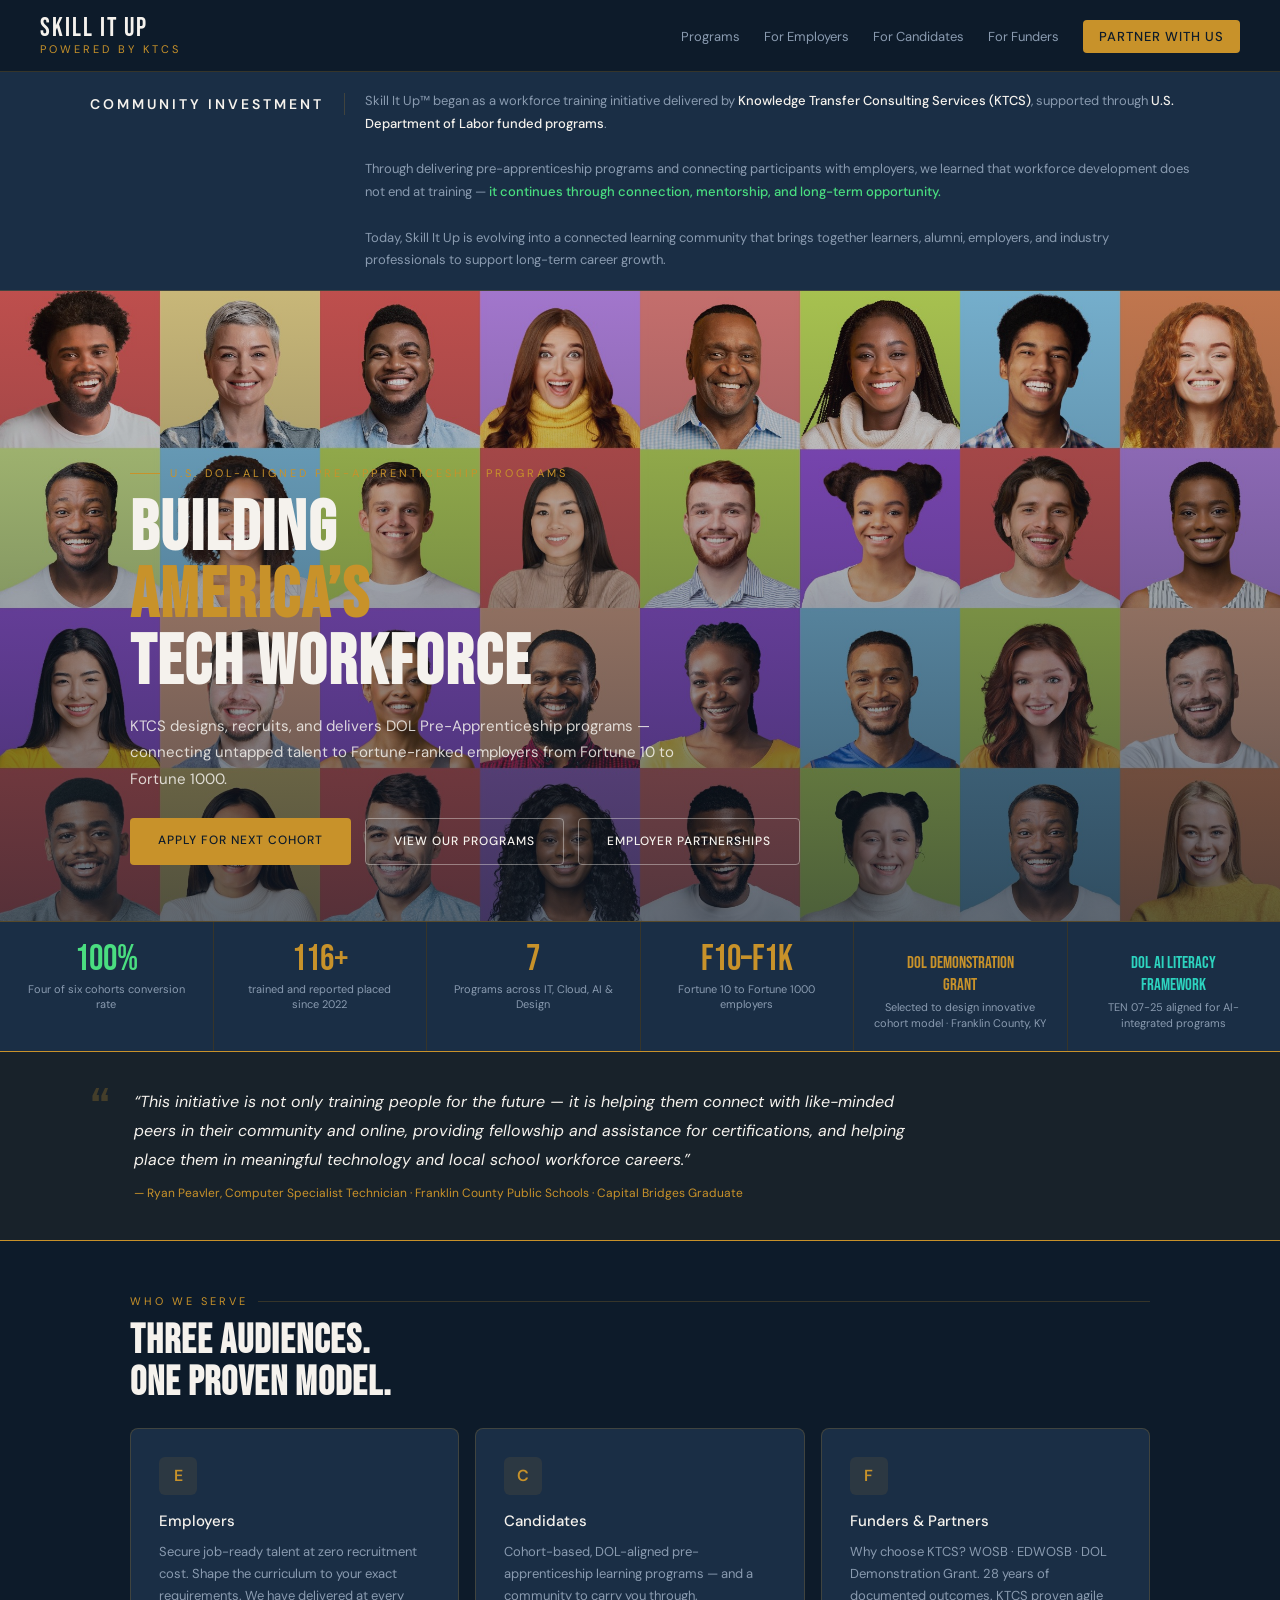
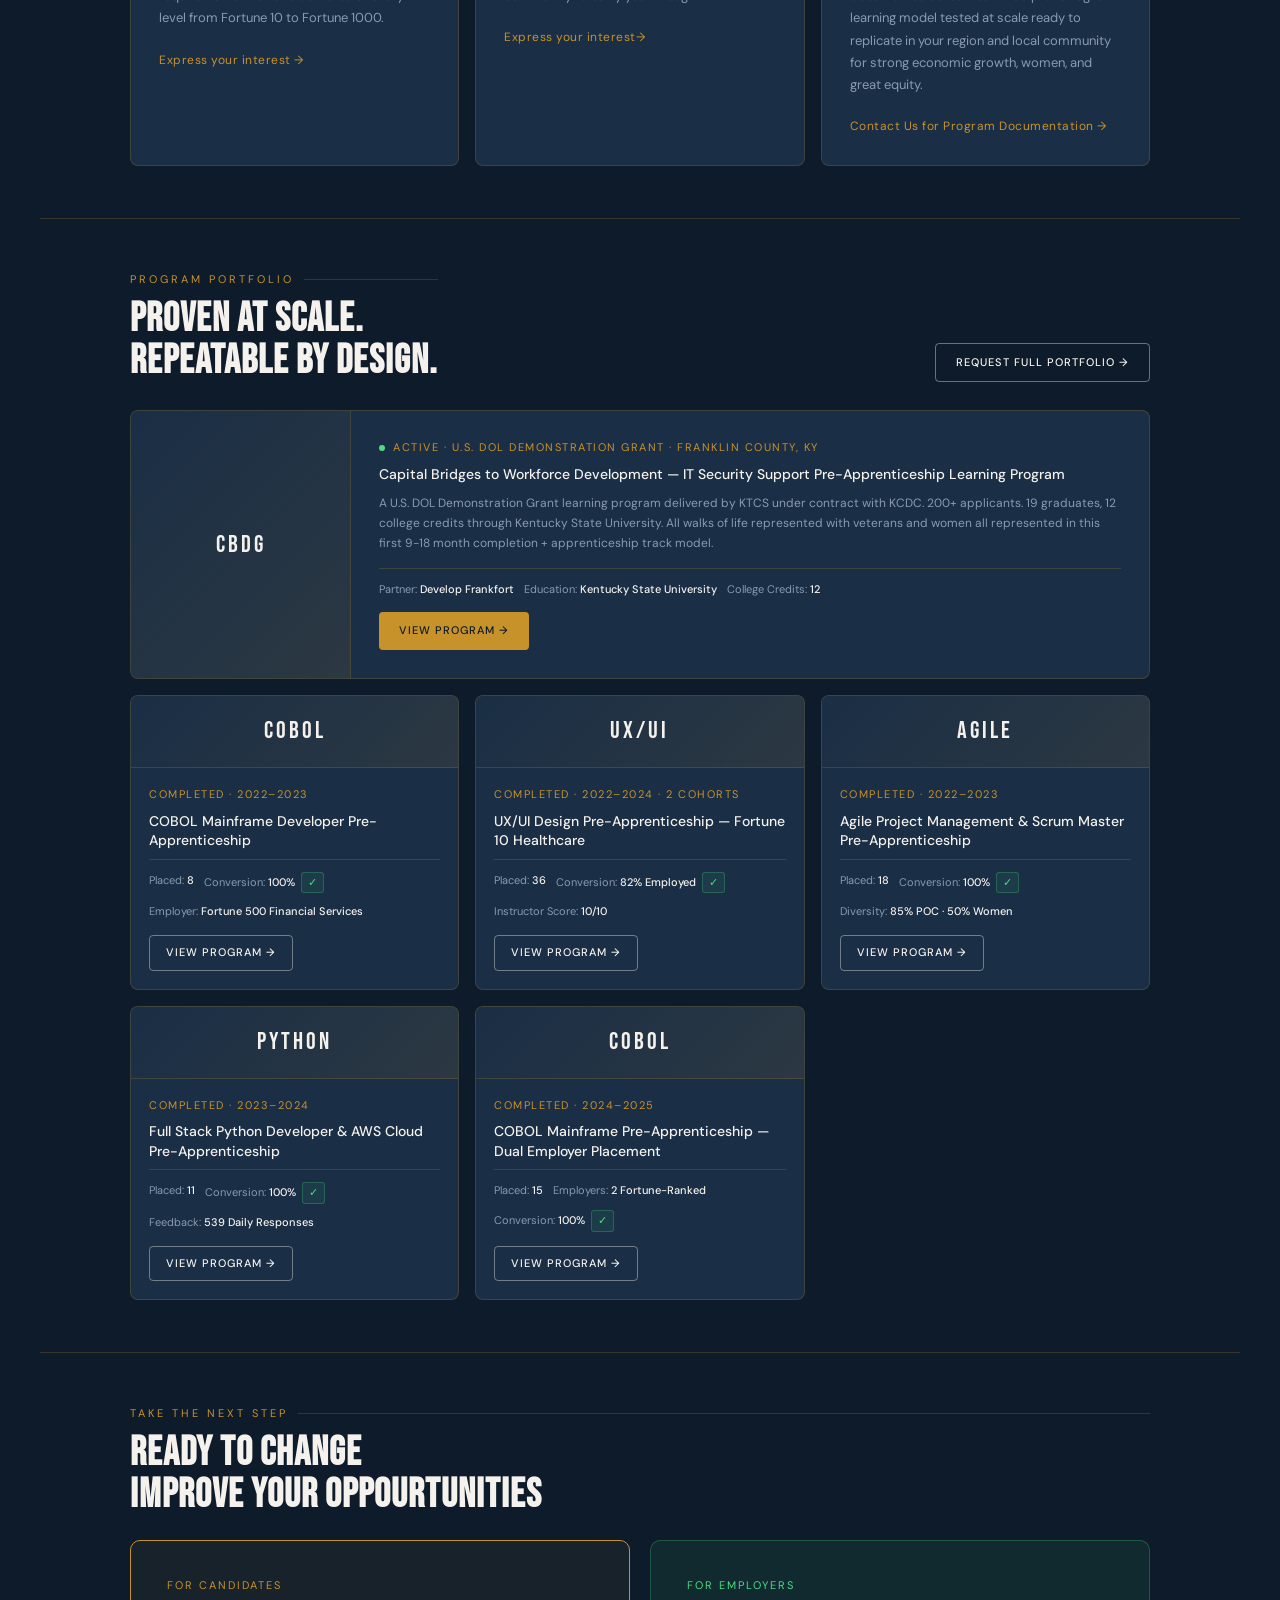
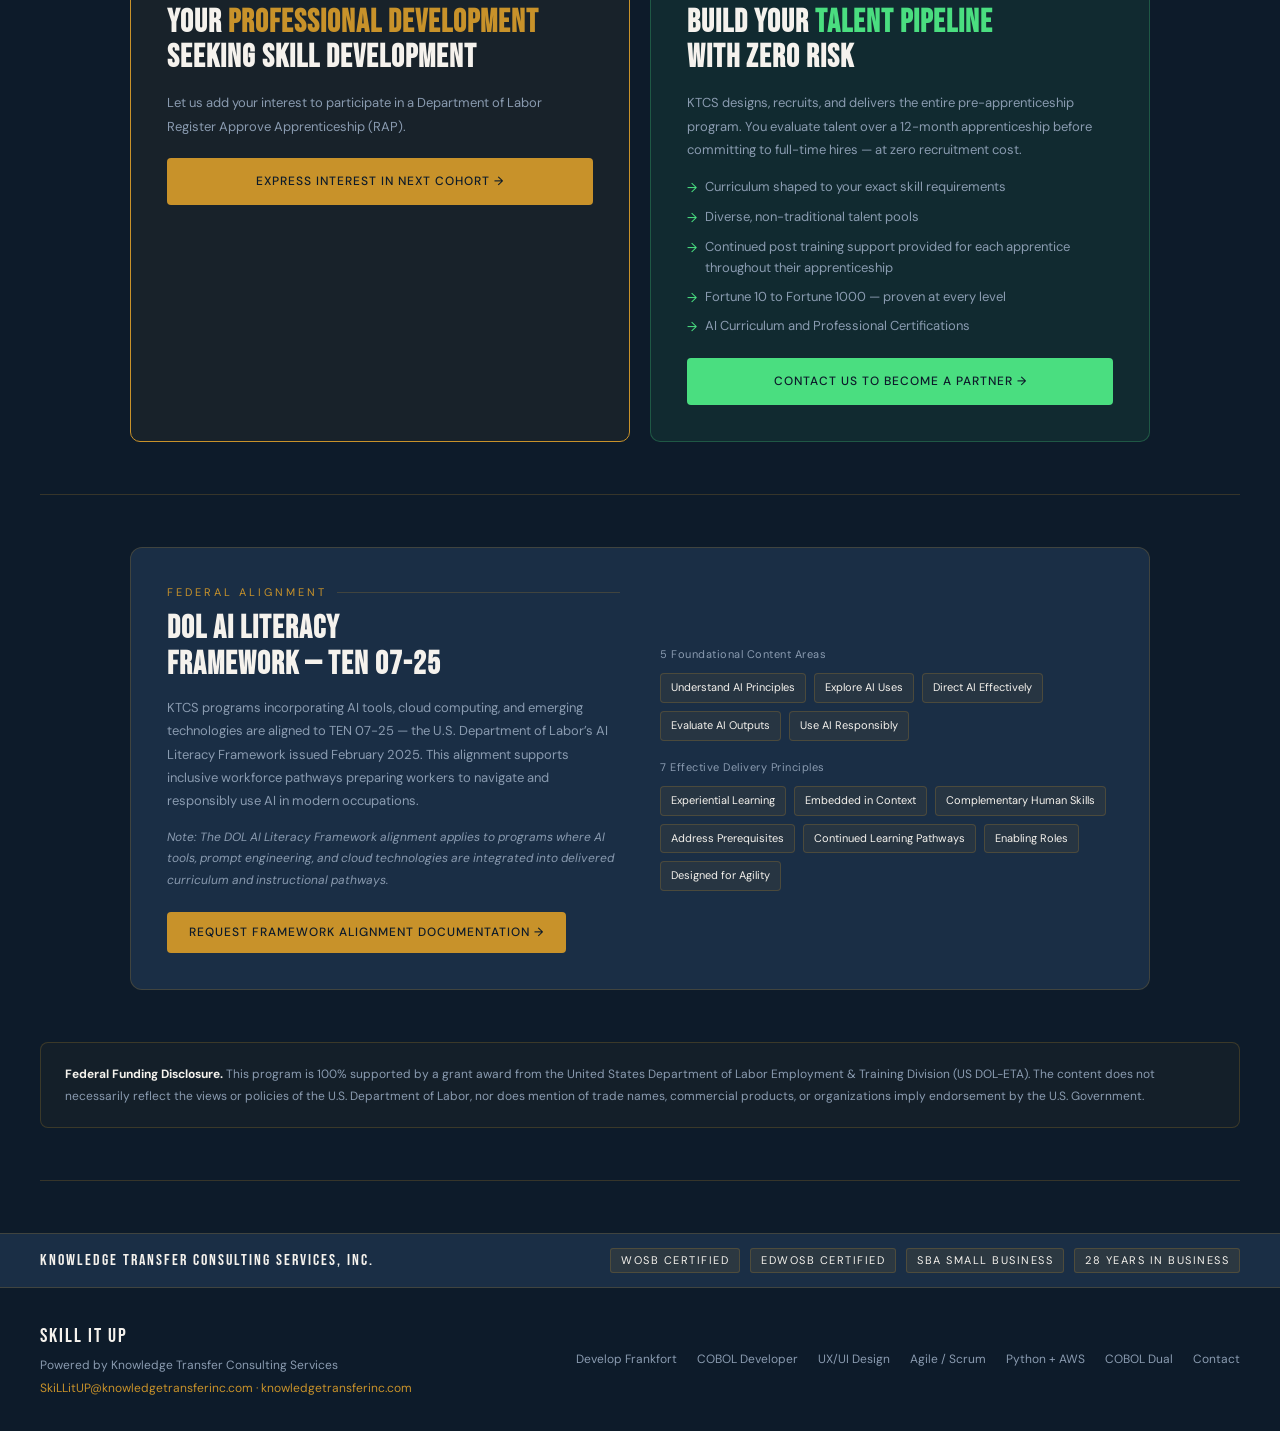
<file: index.html>
<!DOCTYPE html>
<html lang="en">
<head>
<meta charset="UTF-8">
<meta name="viewport" content="width=device-width, initial-scale=1.0">
<title>Skill It Up — KTCS Pre-Apprenticeship & Workforce Development Programs</title>
<meta name="description" content="KTCS designs and delivers DOL Pre-Apprenticeship programs connecting diverse talent to Fortune-ranked employers. WOSB, EDWOSB, DOL Demonstration Grant">
<meta name="keywords" content="pre-apprenticeship, workforce development, DOL apprenticeship, IT training, COBOL, UX UI design, Python, Agile, WOSB, EDWOSB, KTCS, community investment">
<link rel="canonical" href="https://skillitup.org/">
<link rel="manifest" href="manifest.webmanifest">
<meta property="og:type" content="website">
<meta property="og:url" content="https://skillitup.org/">
<meta property="og:title" content="Skill It Up — KTCS Pre-Apprenticeship & Workforce Development Programs">
<meta property="og:description" content="KTCS designs and delivers DOL Pre-Apprenticeship programs connecting diverse talent to Fortune-ranked employers. WOSB, EDWOSB, DOL Demonstration Grant, 100% conversion in 4 of 6 cohorts.">
<meta property="og:image" content="https://skillitup.org/assets/images/hero-workforce.jpeg">
<meta name="twitter:card" content="summary_large_image">
<meta name="twitter:title" content="Skill It Up — KTCS Pre-Apprenticeship & Workforce Development Programs">
<meta name="twitter:description" content="KTCS designs and delivers DOL Pre-Apprenticeship programs connecting diverse talent to Fortune-ranked employers. 100% conversion rate.">
<link rel="preconnect" href="https://fonts.googleapis.com">
<link rel="preconnect" href="https://fonts.gstatic.com" crossorigin>
<link href="https://fonts.googleapis.com/css2?family=Bebas+Neue&family=DM+Sans:wght@300;400;500&display=swap" rel="stylesheet">
<link rel="stylesheet" href="styles.css">
<script type="application/ld+json">
{
  "@context": "https://schema.org",
  "@type": "Organization",
  "name": "Knowledge Transfer Consulting Services",
  "alternateName": "KTCS",
  "url": "https://skillitup.org",
  "logo": "https://skillitup.org/assets/icon-512.png",
  "description": "KTCS designs and delivers DOL Pre-Apprenticeship programs connecting diverse talent to Fortune-ranked employers.",
  "address": {
    "@type": "PostalAddress",
    "addressLocality": "Eagan",
    "addressRegion": "MN",
    "postalCode": "55121",
    "addressCountry": "US"
  },
  "contactPoint": {
    "@type": "ContactPoint",
    "email": "SkiLLitUP@knowledgetransferinc.com",
    "contactType": "customer service"
  },
  "sameAs": ["https://knowledgetransferinc.com"]
}
</script>
</head>
<body>

<nav class="nav">
  <a href="index.html" class="brand">
    <span class="brand-main">Skill It Up</span>
    <span class="brand-sub">Powered by KTCS</span>
  </a>
  <ul class="nav-links">
    <li><a href="#programs">Programs</a></li>
    <li><a href="#employers">For Employers</a></li>
    <li><a href="#candidates">For Candidates</a></li>
    <li><a href="#funders">For Funders</a></li>
    <li><a href="mailto:SkiLLitUP@knowledgetransferinc.com" class="nav-cta">Partner With Us</a></li>
  </ul>
</nav>

<!-- COMMUNITY INVESTMENT BAR -->
<div class="community-bar">
  <div class="community-bar-inner">
    <div class="community-eyebrow">Community Investment</div>
    <div class="community-text">
      Skill It Up™ began as a workforce training initiative delivered by
      <strong>Knowledge Transfer Consulting Services (KTCS)</strong>, supported through
      <strong>U.S. Department of Labor funded programs</strong>.

      <br><br>

      Through delivering pre-apprenticeship programs and connecting participants with employers,
      we learned that workforce development does not end at training —
      <em>it continues through connection, mentorship, and long-term opportunity.</em>

      <br><br>

      Today, Skill It Up is evolving into a connected learning community that brings together learners,
      alumni, employers, and industry professionals to support long-term career growth.
    </div>
  </div>
</div>

<!-- HERO WITH ADOBE STOCK IMAGE -->
<div class="hero">
  <div class="hero-image-wrap">
    <img src="assets/images/hero-workforce.jpeg" alt="Diverse group of technology apprentices — all walks of life, all backgrounds, all ready to build careers" />
    <div class="hero-image-text">
      <div class="hero-eyebrow">U.S. DOL-Aligned Pre-Apprenticeship Programs</div>
      <h1>Building<br><em>America&rsquo;s</em><br>Tech Workforce</h1>
      <p>KTCS designs, recruits, and delivers DOL Pre-Apprenticeship programs — connecting untapped talent to Fortune-ranked employers from Fortune 10 to Fortune 1000.</p>
      <div class="hero-actions">
        <a href="https://forms.microsoft.com/r/vgz6QGDiK4" target="_blank" class="btn-primary">Apply for Next Cohort</a>
        <a href="#programs" class="btn-outline">View Our Programs</a>
        <a href="mailto:SkiLLitUP@knowledgetransferinc.com" class="btn-outline">Employer Partnerships</a>
      </div>
    </div>
  </div>
</div>

<!-- STAT ROW -->
<div class="stat-row">
  <div class="stat-cell green"><div class="stat-num">100%</div><div class="stat-lbl">Four of six cohorts conversion rate</div></div>
  <div class="stat-cell"><div class="stat-num">116+</div><div class="stat-lbl">trained and reported placed since 2022</div></div>
  <div class="stat-cell"><div class="stat-num">7</div><div class="stat-lbl">Programs across IT, Cloud, AI &amp; Design</div></div>
  <div class="stat-cell"><div class="stat-num">F10&ndash;F1K</div><div class="stat-lbl">Fortune 10 to Fortune 1000 employers</div></div>
  <div class="stat-cell demo"><div class="stat-num">DOL Demonstration<br>Grant</div><div class="stat-lbl">Selected to design innovative cohort model · Franklin County, KY</div></div>
  <div class="stat-cell teal"><div class="stat-num">DOL AI Literacy<br>Framework</div><div class="stat-lbl">TEN 07-25 aligned for AI-integrated programs</div></div>
</div>

<!-- RYAN PEAVLER QUOTE -->
<div class="ryan-quote">
  <div class="ryan-inner">
    <div class="ryan-icon">&ldquo;</div>
    <div>
      <div class="ryan-text">&ldquo;This initiative is not only training people for the future &mdash; it is helping them connect with like-minded peers in their community and online, providing fellowship and assistance for certifications, and helping place them in meaningful technology and local school workforce careers.&rdquo;</div>
      <div class="ryan-credit">&mdash; Ryan Peavler, Computer Specialist Technician &middot; Franklin County Public Schools &middot; Capital Bridges Graduate</div>
    </div>
  </div>
</div>

<!-- WHO WE SERVE -->
<section class="section">
  <div class="sec-label">Who We Serve</div>
  <h2 class="sec-h2">Three Audiences.<br>One Proven Model.</h2>
  <div class="audience-grid">
    <div class="audience-card" id="employers">
      <div class="a-icon">E</div>
      <h3>Employers</h3>
      <p>Secure job-ready talent at zero recruitment cost. Shape the curriculum to your exact requirements. We have delivered at every level from Fortune 10 to Fortune 1000.</p>
      <a href="#candidate-signup">Express your interest &rarr;</a>
    </div>
    <div class="audience-card" id="candidates">
      <div class="a-icon">C</div>
      <h3>Candidates</h3>
      <p>Cohort-based, DOL-aligned pre-apprenticeship learning programs &mdash; and a community to carry you through.</p>
      <a href="#candidate-signup">Express your interest&rarr;</a>
    </div>
    <div class="audience-card" id="funders">
      <div class="a-icon">F</div>
      <h3>Funders &amp; Partners</h3>
      <p>Why choose KTCS? WOSB &middot; EDWOSB &middot; DOL Demonstration Grant. 28 years of documented outcomes. KTCS proven agile learning model tested at scale ready to replicate in your region and local community for strong economic growth, women, and great equity.</p>
      <a href="mailto:SkiLLitUP@knowledgetransferinc.com">Contact Us for Program Documentation &rarr;</a>
    </div>
  </div>
</section>

<div class="divider"></div>

<!-- PORTFOLIO -->
<section class="section" id="programs">
  <div class="portfolio-header">
    <div>
      <div class="sec-label">Program Portfolio</div>
      <h2 class="sec-h2" style="margin-bottom:0;">Proven at Scale.<br>Repeatable by Design.</h2>
    </div>
    <a href="mailto:SkiLLitUP@knowledgetransferinc.com" class="btn-outline" style="font-size:11px;padding:10px 20px;">Request Full Portfolio &rarr;</a>
  </div>
  <div class="portfolio-grid">

    <div class="project-card featured">
      <div class="card-label-bar"><span class="prog-abbr">CBDG</span></div>
      <div class="card-body">
        <div class="card-tag"><span class="active-dot"></span>Active &middot; U.S. DOL Demonstration Grant &middot; Franklin County, KY</div>
        <h3>Capital Bridges to Workforce Development &mdash; IT Security Support Pre-Apprenticeship Learning Program</h3>
        <p>A U.S. DOL Demonstration Grant learning program delivered by KTCS under contract with KCDC. 200+ applicants. 19 graduates, 12 college credits through Kentucky State University. All walks of life represented with veterans and women all represented in this first 9-18 month completion + apprenticeship track model.</p>
        <div class="card-meta">
          <span class="mpill">Partner:<strong>Develop Frankfort</strong></span>
          <span class="mpill">Education:<strong>Kentucky State University</strong></span>
          <span class="mpill">College Credits:<strong>12</strong></span>
        </div>
        <div style="margin-top:14px;"><a href="dol-demonstration-grant-capital-bridges.html" class="btn-primary" style="font-size:11px;padding:10px 20px;" aria-label="View Capital Bridges / Develop Frankfort Program">View Program &rarr;</a></div>
      </div>
    </div>

    <div class="project-card">
      <div class="card-label-bar"><span class="prog-abbr">COBOL</span></div>
      <div class="card-body">
        <div class="card-tag">Completed &middot; 2022&ndash;2023</div>
        <h3>COBOL Mainframe Developer Pre-Apprenticeship</h3>
        <div class="card-meta">
          <span class="mpill">Placed:<strong>8</strong></span>
          <span class="mpill">Conversion:<strong>100%</strong><span class="conv">&check;</span></span>
          <span class="mpill">Employer:<strong>Fortune 500 Financial Services</strong></span>
        </div>
        <div style="margin-top:14px;"><a href="cobol-mainframe-developer.html" class="btn-outline" style="font-size:11px;padding:8px 16px;" aria-label="View COBOL Mainframe Developer Program">View Program &rarr;</a></div>
      </div>
    </div>

    <div class="project-card">
      <div class="card-label-bar"><span class="prog-abbr">UX/UI</span></div>
      <div class="card-body">
        <div class="card-tag">Completed &middot; 2022&ndash;2024 &middot; 2 Cohorts</div>
        <h3>UX/UI Design Pre-Apprenticeship &mdash; Fortune 10 Healthcare</h3>
        <div class="card-meta">
          <span class="mpill">Placed:<strong>36</strong></span>
          <span class="mpill">Conversion:<strong>82% Employed</strong><span class="conv">&check;</span></span>
          <span class="mpill">Instructor Score:<strong>10/10</strong></span>
        </div>
        <div style="margin-top:14px;"><a href="uxui-design-healthcare.html" class="btn-outline" style="font-size:11px;padding:8px 16px;" aria-label="View UX/UI Design Healthcare Program">View Program &rarr;</a></div>
      </div>
    </div>

    <div class="project-card">
      <div class="card-label-bar"><span class="prog-abbr">AGILE</span></div>
      <div class="card-body">
        <div class="card-tag">Completed &middot; 2022&ndash;2023</div>
        <h3>Agile Project Management &amp; Scrum Master Pre-Apprenticeship</h3>
        <div class="card-meta">
          <span class="mpill">Placed:<strong>18</strong></span>
          <span class="mpill">Conversion:<strong>100%</strong><span class="conv">&check;</span></span>
          <span class="mpill">Diversity:<strong>85% POC &middot; 50% Women</strong></span>
        </div>
        <div style="margin-top:14px;"><a href="agile-scrum-master.html" class="btn-outline" style="font-size:11px;padding:8px 16px;" aria-label="View Agile / Scrum Master Program">View Program &rarr;</a></div>
      </div>
    </div>

    <div class="project-card">
      <div class="card-label-bar"><span class="prog-abbr">PYTHON</span></div>
      <div class="card-body">
        <div class="card-tag">Completed &middot; 2023&ndash;2024</div>
        <h3>Full Stack Python Developer &amp; AWS Cloud Pre-Apprenticeship</h3>
        <div class="card-meta">
          <span class="mpill">Placed:<strong>11</strong></span>
          <span class="mpill">Conversion:<strong>100%</strong><span class="conv">&check;</span></span>
          <span class="mpill">Feedback:<strong>539 Daily Responses</strong></span>
        </div>
        <div style="margin-top:14px;"><a href="python-fullstack-aws-cloud.html" class="btn-outline" style="font-size:11px;padding:8px 16px;" aria-label="View Full Stack Python &amp; AWS Program">View Program &rarr;</a></div>
      </div>
    </div>

    <div class="project-card">
      <div class="card-label-bar"><span class="prog-abbr">COBOL</span></div>
      <div class="card-body">
        <div class="card-tag">Completed &middot; 2024&ndash;2025</div>
        <h3>COBOL Mainframe Pre-Apprenticeship &mdash; Dual Employer Placement</h3>
        <div class="card-meta">
          <span class="mpill">Placed:<strong>15</strong></span>
          <span class="mpill">Employers:<strong>2 Fortune-Ranked</strong></span>
          <span class="mpill">Conversion:<strong>100%</strong><span class="conv">&check;</span></span>
        </div>
        <div style="margin-top:14px;"><a href="cobol-mainframe-dual-placement.html" class="btn-outline" style="font-size:11px;padding:8px 16px;" aria-label="View COBOL Dual Employer Placement Program">View Program &rarr;</a></div>
      </div>
    </div>

  </div>
</section>

<div class="divider"></div>

<!-- CANDIDATE + EMPLOYER SIGN UP -->
<section class="section" id="candidate-signup">
  <div class="sec-label">Take the Next Step</div>
  <h2 class="sec-h2">Ready to Change<br>Improve your oppourtunities</h2>
  <div class="signup-grid">
    <div class="signup-card candidate">
      <div>
        <div style="font-size:11px;letter-spacing:2px;text-transform:uppercase;color:var(--gold);margin-bottom:10px;">For Candidates</div>
        <h3>Your <em>Professional Development</em><br>Seeking Skill Development</h3>
      </div>
      <p>Let us add your interest to participate in a Department of Labor Register Approve Apprenticeship (RAP).</p>
      <a href="https://forms.microsoft.com/r/vgz6QGDiK4" target="_blank" class="signup-btn gold">Express Interest in Next Cohort &rarr;</a>
    </div>
    <div class="signup-card employer">
      <div>
        <div style="font-size:11px;letter-spacing:2px;text-transform:uppercase;color:var(--green);margin-bottom:10px;">For Employers</div>
        <h3>Build Your <em>Talent Pipeline</em><br>With Zero Risk</h3>
      </div>
      <p>KTCS designs, recruits, and delivers the entire pre-apprenticeship program. You evaluate talent over a 12-month apprenticeship before committing to full-time hires &mdash; at zero recruitment cost.</p>
      <ul>
        <li>Curriculum shaped to your exact skill requirements</li>
        <li>Diverse, non-traditional talent pools</li>
        <li>Continued post training support provided for each apprentice throughout their apprenticeship</li>
        <li>Fortune 10 to Fortune 1000 &mdash; proven at every level</li>
        <li>AI Curriculum and Professional Certifications</li>
      </ul>
      <a href="mailto:SkiLLitUP@knowledgetransferinc.com" class="signup-btn green">Contact Us to Become a Partner &rarr;</a>
    </div>
  </div>
</section>

<div class="divider"></div>

<!-- DOL AI FRAMEWORK -->
<section class="section">
  <div class="dol-inner">
    <div>
      <div class="sec-label">Federal Alignment</div>
      <h2>DOL AI Literacy<br>Framework &mdash; TEN 07-25</h2>
      <p>KTCS programs incorporating AI tools, cloud computing, and emerging technologies are aligned to TEN 07-25 &mdash; the U.S. Department of Labor&rsquo;s AI Literacy Framework issued February 2025. This alignment supports inclusive workforce pathways preparing workers to navigate and responsibly use AI in modern occupations.</p>
      <p style="font-size:12px;color:var(--muted);font-style:italic;">Note: The DOL AI Literacy Framework alignment applies to programs where AI tools, prompt engineering, and cloud technologies are integrated into delivered curriculum and instructional pathways.</p>
      <div style="margin-top:20px;"><a href="mailto:SkiLLitUP@knowledgetransferinc.com" class="btn-primary" style="font-size:12px;padding:11px 22px;">Request Framework Alignment Documentation &rarr;</a></div>
    </div>
    <div>
      <div class="fpill-label">5 Foundational Content Areas</div>
      <div class="framework-pills">
        <span class="fpill">Understand AI Principles</span>
        <span class="fpill">Explore AI Uses</span>
        <span class="fpill">Direct AI Effectively</span>
        <span class="fpill">Evaluate AI Outputs</span>
        <span class="fpill">Use AI Responsibly</span>
      </div>
      <div class="fpill-label" style="margin-top:18px;">7 Effective Delivery Principles</div>
      <div class="framework-pills">
        <span class="fpill">Experiential Learning</span>
        <span class="fpill">Embedded in Context</span>
        <span class="fpill">Complementary Human Skills</span>
        <span class="fpill">Address Prerequisites</span>
        <span class="fpill">Continued Learning Pathways</span>
        <span class="fpill">Enabling Roles</span>
        <span class="fpill">Designed for Agility</span>
      </div>
    </div>
  </div>
</section>
<!-- DOL DISCLAIMER -->
<div class="dol-disclaimer">
  <p><strong>Federal Funding Disclosure.</strong> This program is 100% supported by a grant award from the United States Department of Labor Employment &amp; Training Division (US DOL-ETA). The content does not necessarily reflect the views or policies of the U.S. Department of Labor, nor does mention of trade names, commercial products, or organizations imply endorsement by the U.S. Government.</p>
</div>

<div class="divider" style="margin-top:52px;"></div>
<!-- CREDENTIALS DIVIDER — above footer -->
<div class="cred-divider">
  <div class="cred-divider-left">Knowledge Transfer Consulting Services, Inc.</div>
  <div class="cred-pills">
    <span class="cpill">WOSB Certified</span>
    <span class="cpill">EDWOSB Certified</span>
    <span class="cpill">SBA Small Business</span>
    <span class="cpill">28 Years in Business</span>
  </div>
</div>

<footer class="site-footer">
  <div>
    <div class="footer-brand">Skill It Up</div>
    <div style="margin-top:4px;">Powered by Knowledge Transfer Consulting Services</div>
    <div style="margin-top:4px;color:var(--gold);">SkiLLitUP@knowledgetransferinc.com &middot; knowledgetransferinc.com</div>
  </div>
  <div class="footer-links">
    <a href="dol-demonstration-grant-capital-bridges.html">Develop Frankfort</a>
    <a href="cobol-mainframe-developer.html">COBOL Developer</a>
    <a href="uxui-design-healthcare.html">UX/UI Design</a>
    <a href="agile-scrum-master.html">Agile / Scrum</a>
    <a href="python-fullstack-aws-cloud.html">Python + AWS</a>
    <a href="cobol-mainframe-dual-placement.html">COBOL Dual</a>
    <a href="mailto:SkiLLitUP@knowledgetransferinc.com">Contact</a>
  </div>
</footer>

</body>
</html>
</file>
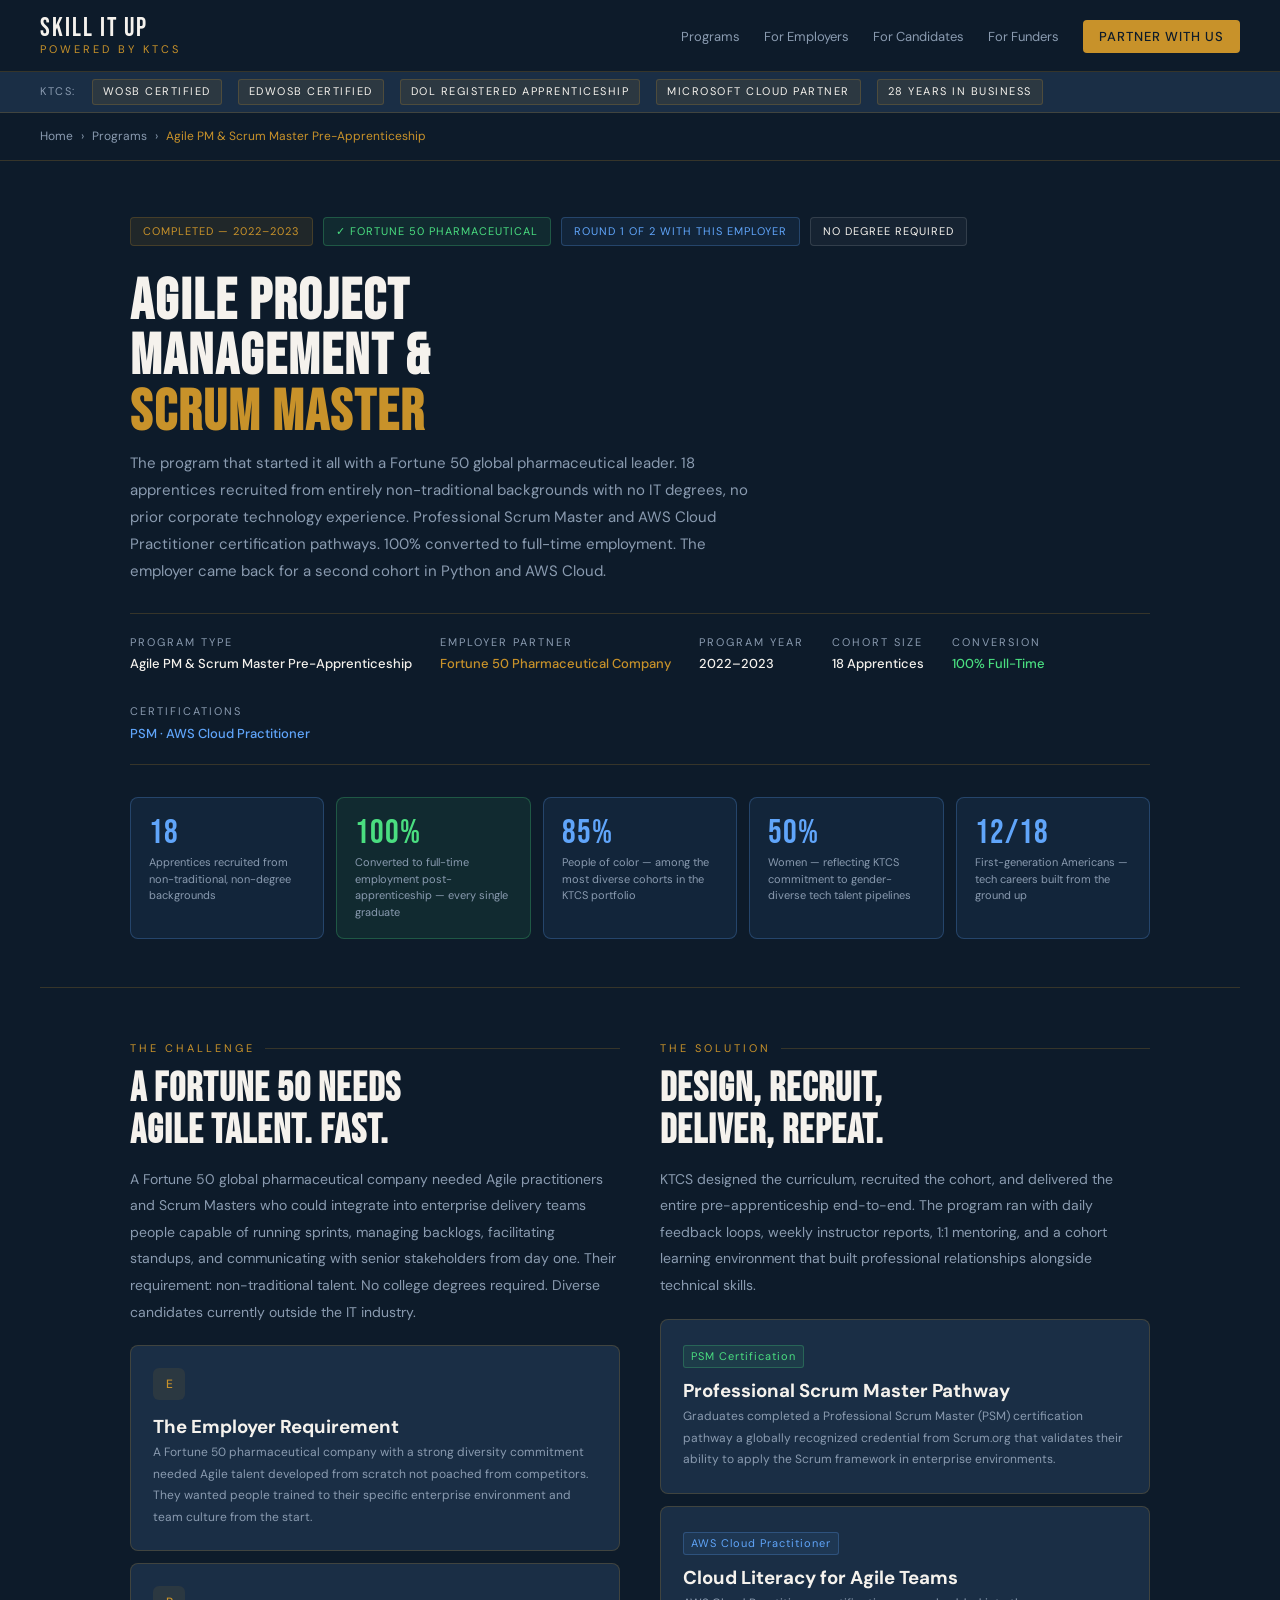
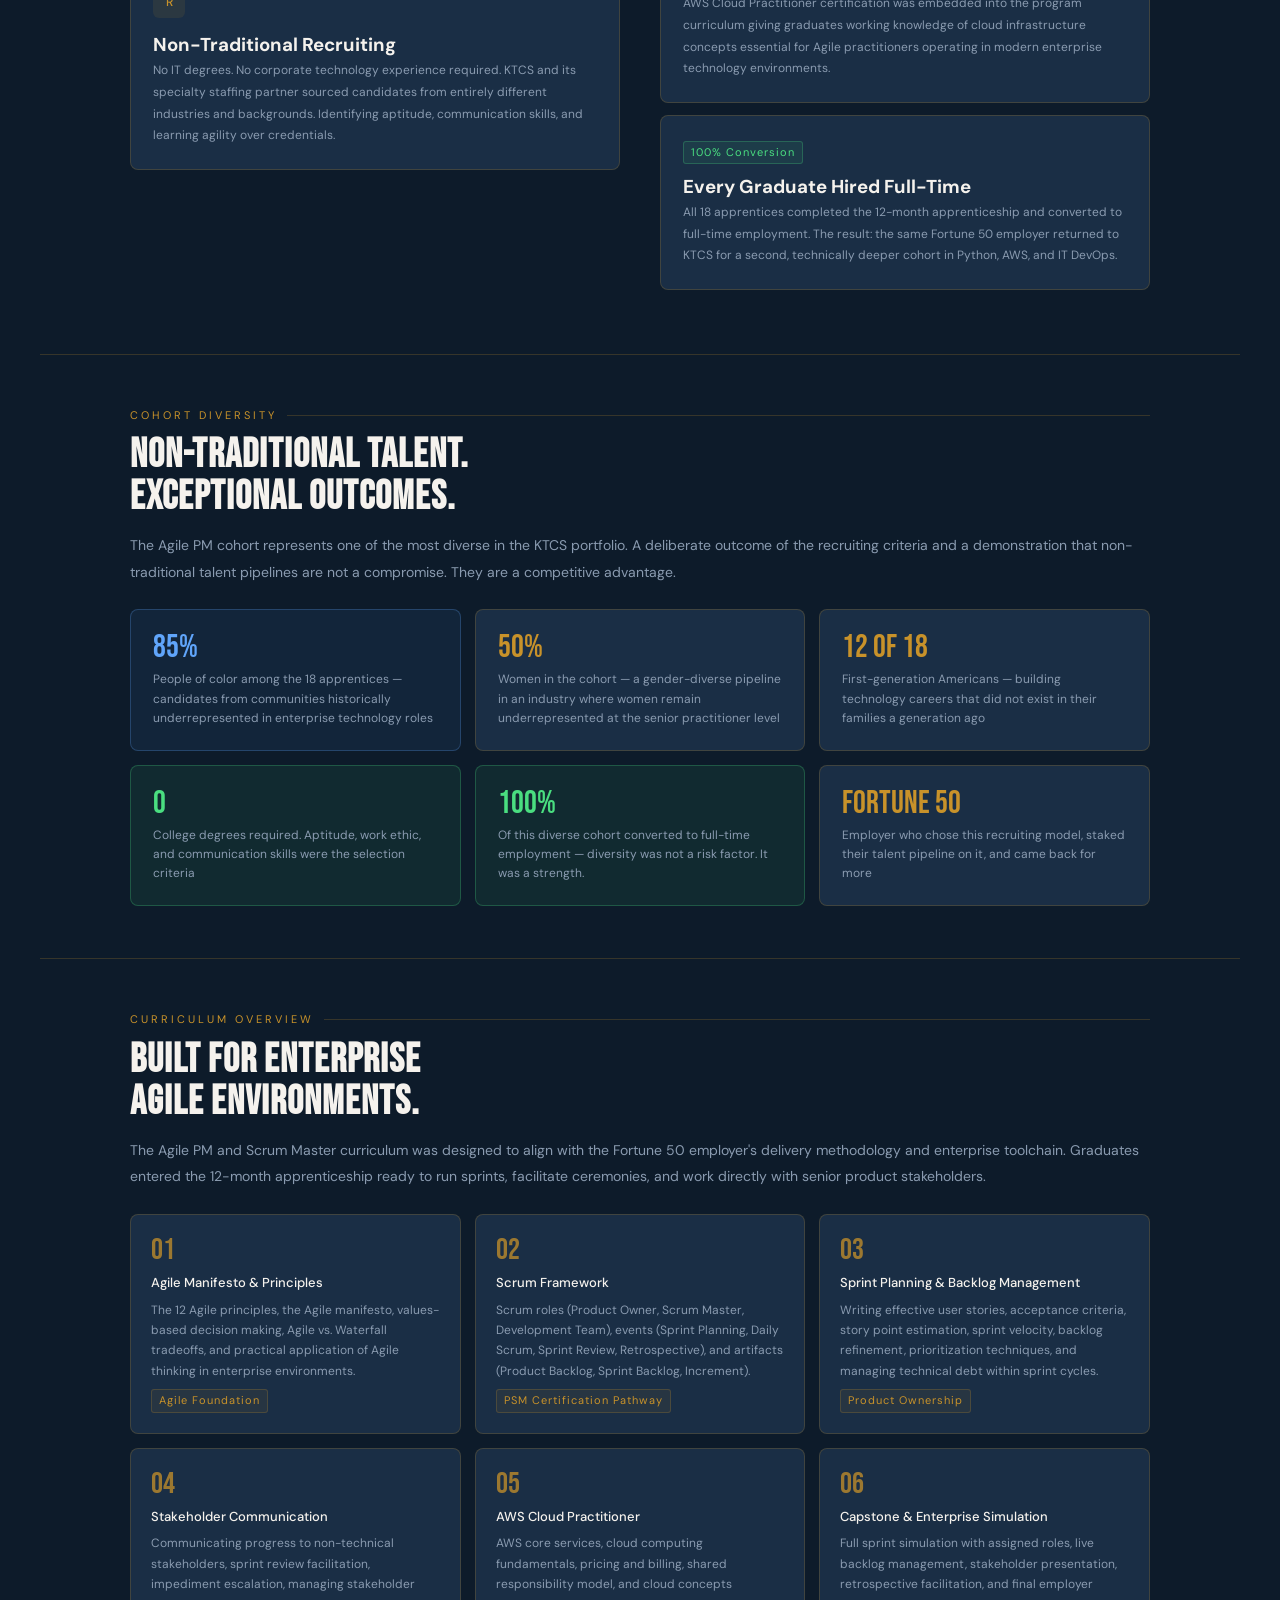
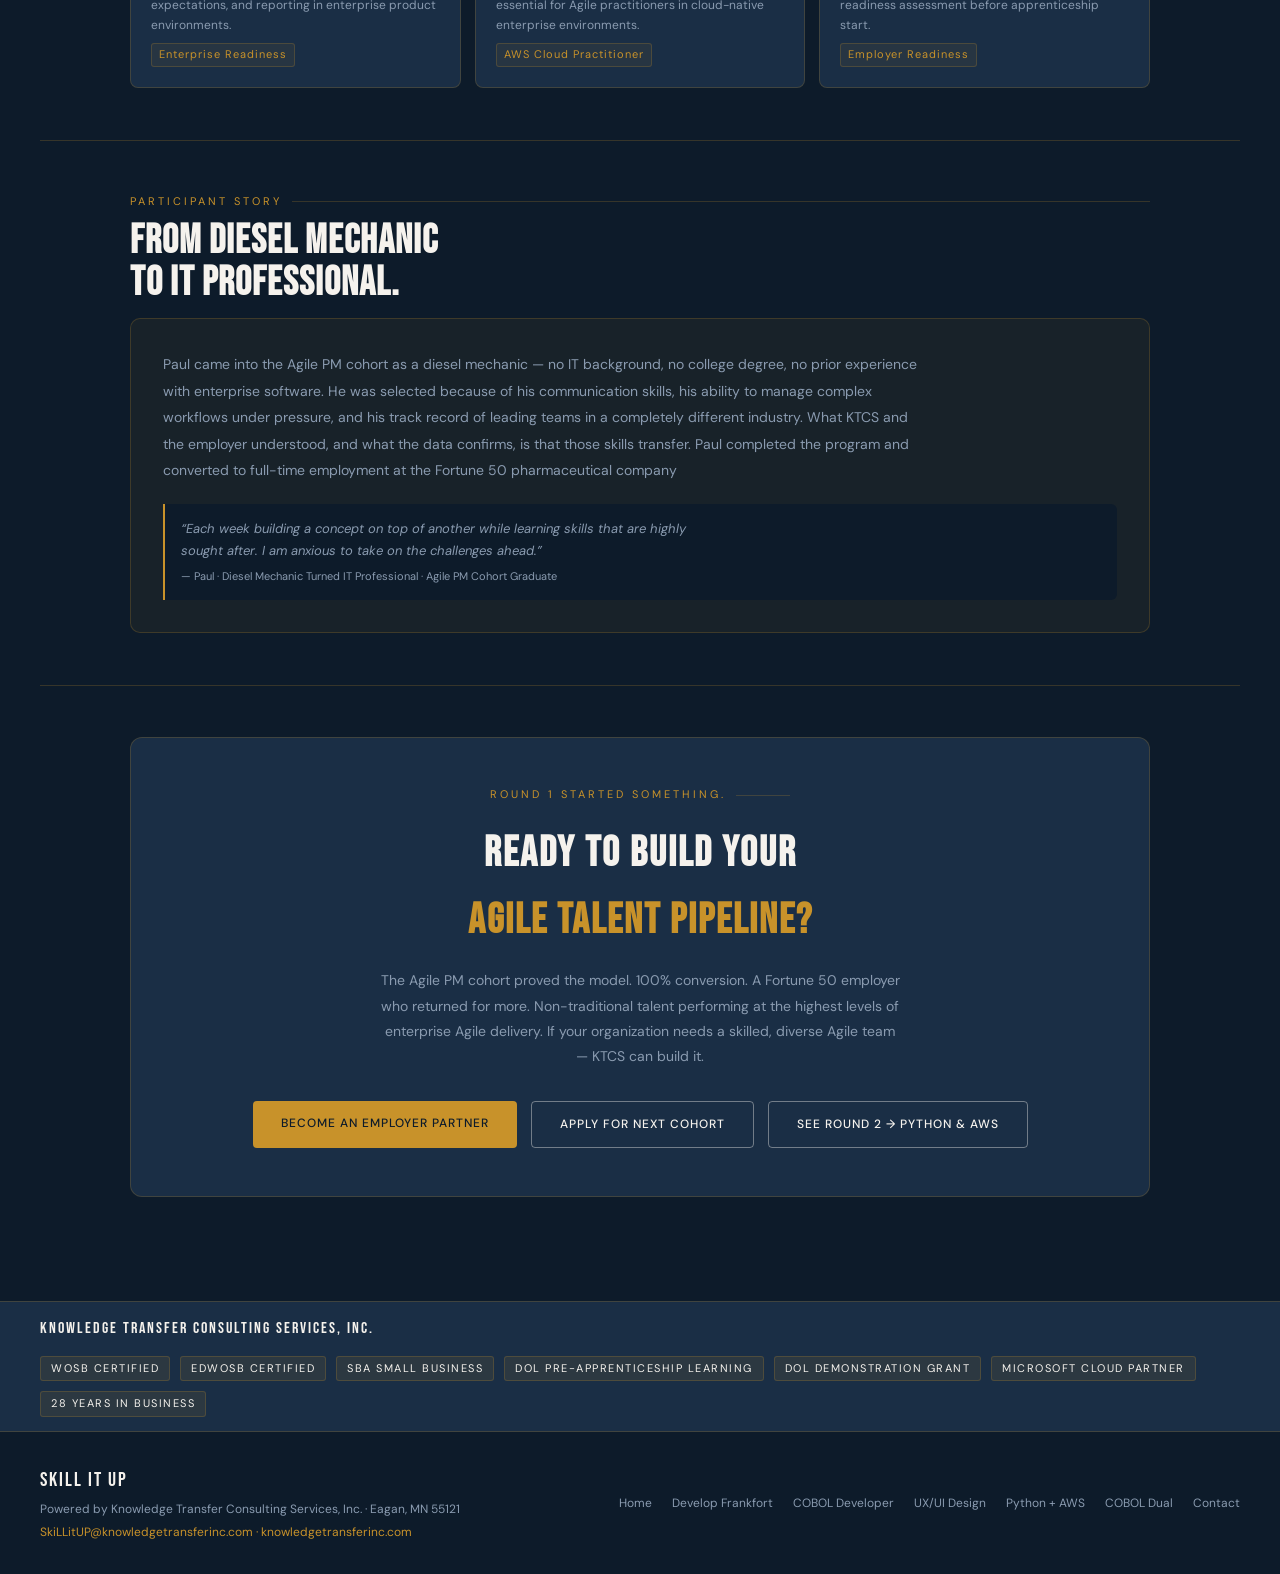
<file: agile-scrum-master.html>
<!DOCTYPE html>
<html lang="en">
<head>
<meta charset="UTF-8">
<meta name="viewport" content="width=device-width, initial-scale=1.0">
<title>Agile Project Management &amp; Scrum Master Pre-Apprenticeship — KTCS</title>
<meta name="description" content="KTCS Agile Project Management and Scrum Master Pre-Apprenticeship. Fortune 50 Pharmaceutical employer. 18 apprentices, 100% full-time conversion. PSM and AWS Cloud Practitioner certifications. 85% people of color, 50% women.">
<meta name="keywords" content="Agile pre-apprenticeship, Scrum Master apprenticeship, PSM certification apprenticeship, DOL apprenticeship Agile, KTCS workforce development, Fortune 50 apprenticeship, diverse IT talent">
<link rel="canonical" href="https://skillitup.org/agile-scrum-master.html">
<meta property="og:type" content="website">
<meta property="og:url" content="https://skillitup.org/agile-scrum-master.html">
<meta property="og:title" content="Agile PM &amp; Scrum Master Pre-Apprenticeship — Fortune 50 Pharmaceutical · KTCS">
<meta property="og:description" content="18 apprentices. 100% full-time conversion. Fortune 50 Pharmaceutical employer. PSM + AWS certifications. 85% people of color, 50% women, 12 of 18 first-generation Americans.">
<meta property="og:image" content="https://skillitup.org/assets/images/hero-workforce.jpeg">
<meta name="twitter:card" content="summary_large_image">
<meta name="twitter:title" content="Agile PM &amp; Scrum Master Pre-Apprenticeship — Fortune 50 Pharmaceutical · KTCS">
<meta name="twitter:description" content="18 apprentices. 100% full-time conversion. Fortune 50 Pharmaceutical employer. PSM + AWS certifications. 85% people of color, 50% women.">
<link rel="preconnect" href="https://fonts.googleapis.com">
<link rel="preconnect" href="https://fonts.gstatic.com" crossorigin>
<link href="https://fonts.googleapis.com/css2?family=Bebas+Neue&family=DM+Sans:wght@300;400;500&display=swap" rel="stylesheet">
<link rel="stylesheet" href="styles.css">
<script type="application/ld+json">
{
  "@context": "https://schema.org",
  "@type": "Course",
  "name": "Agile Project Management & Scrum Master Pre-Apprenticeship",
  "description": "KTCS Agile PM and Scrum Master Pre-Apprenticeship for a Fortune 50 Pharmaceutical Company. 18 apprentices, 100% full-time conversion. Professional Scrum Master (PSM) and AWS Cloud Practitioner certification pathways.",
  "provider": {
    "@type": "Organization",
    "name": "Knowledge Transfer Consulting Services, Inc.",
    "url": "https://skillitup.org"
  },
  "educationalLevel": "Pre-Apprenticeship",
  "offers": {
    "@type": "Offer",
    "price": "0",
    "priceCurrency": "USD"
  }
}
</script>
</head>
<body>

<nav class="nav">
  <a href="index.html" class="brand">
    <span class="brand-main">Skill It Up</span>
    <span class="brand-sub">Powered by KTCS</span>
  </a>
  <ul class="nav-links">
    <li><a href="index.html#programs">Programs</a></li>
    <li><a href="index.html#employers">For Employers</a></li>
    <li><a href="index.html#candidates">For Candidates</a></li>
    <li><a href="index.html#funders">For Funders</a></li>
    <li><a href="mailto:SkiLLitUP@knowledgetransferinc.com" class="nav-cta">Partner With Us</a></li>
  </ul>
</nav>

<div class="cert-bar">
  <span>KTCS:</span>
  <span class="cpill">WOSB Certified</span>
  <span class="cpill">EDWOSB Certified</span>
  <span class="cpill">DOL Registered Apprenticeship</span>
  <span class="cpill">Microsoft Cloud Partner</span>
  <span class="cpill">28 Years in Business</span>
</div>

<div class="breadcrumb">
  <a href="index.html">Home</a> &rsaquo;
  <a href="index.html#programs">Programs</a> &rsaquo;
  <span>Agile PM &amp; Scrum Master Pre-Apprenticeship</span>
</div>

<!-- HERO -->
<section class="prog-hero">
  <div class="hero-badges">
    <span class="badge badge-completed">Completed &mdash; 2022&ndash;2023</span>
    <span class="badge badge-fortune">&#10003; Fortune 50 Pharmaceutical</span>
    <span class="badge badge-data">Round 1 of 2 With This Employer</span>
    <span class="badge badge-nodegree">No Degree Required</span>
  </div>
  <h1>Agile Project<br>Management &amp;<br><em>Scrum Master</em></h1>
  <p class="hero-sub">The program that started it all with a Fortune 50 global pharmaceutical leader. 18 apprentices recruited from entirely non-traditional backgrounds with no IT degrees, no prior corporate technology experience. Professional Scrum Master and AWS Cloud Practitioner certification pathways. 100% converted to full-time employment. The employer came back for a second cohort in Python and AWS Cloud.</p>

  <div class="hero-meta-row">
    <div class="meta-item"><span class="meta-label">Program Type</span><span class="meta-value">Agile PM &amp; Scrum Master Pre-Apprenticeship</span></div>
    <div class="meta-item"><span class="meta-label">Employer Partner</span><span class="meta-value gold">Fortune 50 Pharmaceutical Company</span></div>
    <div class="meta-item"><span class="meta-label">Program Year</span><span class="meta-value">2022&ndash;2023</span></div>
    <div class="meta-item"><span class="meta-label">Cohort Size</span><span class="meta-value">18 Apprentices</span></div>
    <div class="meta-item"><span class="meta-label">Conversion</span><span class="meta-value green">100% Full-Time</span></div>
    <div class="meta-item"><span class="meta-label">Certifications</span><span class="meta-value blue">PSM &middot; AWS Cloud Practitioner</span></div>
  </div>

  <div class="prog-stat-row">
    <div class="scard blue"><div class="scard-num">18</div><div class="scard-lbl">Apprentices recruited from non-traditional, non-degree backgrounds</div></div>
    <div class="scard green"><div class="scard-num">100%</div><div class="scard-lbl">Converted to full-time employment post-apprenticeship &mdash; every single graduate</div></div>
    <div class="scard blue"><div class="scard-num">85%</div><div class="scard-lbl">People of color &mdash; among the most diverse cohorts in the KTCS portfolio</div></div>
    <div class="scard blue"><div class="scard-num">50%</div><div class="scard-lbl">Women &mdash; reflecting KTCS commitment to gender-diverse tech talent pipelines</div></div>
    <div class="scard blue"><div class="scard-num">12/18</div><div class="scard-lbl">First-generation Americans &mdash; tech careers built from the ground up</div></div>
  </div>
</section>

<div class="divider"></div>

<!-- CHALLENGE + SOLUTION -->
<section class="section">
  <div class="two-col">
    <div>
      <div class="sec-label">The Challenge</div>
      <h2 class="sec-h2">A Fortune 50 Needs<br>Agile Talent. Fast.</h2>
      <p class="sec-body" style="margin-bottom:20px;">A Fortune 50 global pharmaceutical company needed Agile practitioners and Scrum Masters who could integrate into enterprise delivery teams people capable of running sprints, managing backlogs, facilitating standups, and communicating with senior stakeholders from day one. Their requirement: non-traditional talent. No college degrees required. Diverse candidates currently outside the IT industry.</p>
      <div class="info-card">
        <div class="cicon">E</div>
        <h3>The Employer Requirement</h3>
        <p>A Fortune 50 pharmaceutical company with a strong diversity commitment needed Agile talent developed from scratch not poached from competitors. They wanted people trained to their specific enterprise environment and team culture from the start.</p>
      </div>
      <div class="info-card">
        <div class="cicon">R</div>
        <h3>Non-Traditional Recruiting</h3>
        <p>No IT degrees. No corporate technology experience required. KTCS and its specialty staffing partner sourced candidates from entirely different industries and backgrounds. Identifying aptitude, communication skills, and learning agility over credentials.</p>
      </div>
    </div>
    <div>
      <div class="sec-label">The Solution</div>
      <h2 class="sec-h2">Design, Recruit,<br>Deliver, Repeat.</h2>
      <p class="sec-body" style="margin-bottom:20px;">KTCS designed the curriculum, recruited the cohort, and delivered the entire pre-apprenticeship end-to-end. The program ran with daily feedback loops, weekly instructor reports, 1:1 mentoring, and a cohort learning environment that built professional relationships alongside technical skills.</p>
      <div class="info-card">
        <div class="green-tag">PSM Certification</div>
        <h3>Professional Scrum Master Pathway</h3>
        <p>Graduates completed a Professional Scrum Master (PSM) certification pathway a globally recognized credential from Scrum.org that validates their ability to apply the Scrum framework in enterprise environments.</p>
      </div>
      <div class="info-card">
        <div class="blue-tag">AWS Cloud Practitioner</div>
        <h3>Cloud Literacy for Agile Teams</h3>
        <p>AWS Cloud Practitioner certification was embedded into the program curriculum giving graduates working knowledge of cloud infrastructure concepts essential for Agile practitioners operating in modern enterprise technology environments.</p>
      </div>
      <div class="info-card">
        <div class="green-tag">100% Conversion</div>
        <h3>Every Graduate Hired Full-Time</h3>
        <p>All 18 apprentices completed the 12-month apprenticeship and converted to full-time employment. The result: the same Fortune 50 employer returned to KTCS for a second, technically deeper cohort in Python, AWS, and IT DevOps.</p>
      </div>
    </div>
  </div>
</section>

<div class="divider"></div>

<!-- DIVERSITY -->
<section class="section">
  <div class="sec-label">Cohort Diversity</div>
  <h2 class="sec-h2">Non-Traditional Talent.<br>Exceptional Outcomes.</h2>
  <p class="sec-body" style="margin-bottom:24px;">The Agile PM cohort represents one of the most diverse in the KTCS portfolio. A deliberate outcome of the recruiting criteria and a demonstration that non-traditional talent pipelines are not a compromise. They are a competitive advantage.</p>
  <div class="outcomes-grid">
    <div class="outcome-card blue">
      <div class="onum">85%</div>
      <div class="olbl">People of color among the 18 apprentices &mdash; candidates from communities historically underrepresented in enterprise technology roles</div>
    </div>
    <div class="outcome-card">
      <div class="onum">50%</div>
      <div class="olbl">Women in the cohort &mdash; a gender-diverse pipeline in an industry where women remain underrepresented at the senior practitioner level</div>
    </div>
    <div class="outcome-card">
      <div class="onum">12 of 18</div>
      <div class="olbl">First-generation Americans &mdash; building technology careers that did not exist in their families a generation ago</div>
    </div>
    <div class="outcome-card green">
      <div class="onum">0</div>
      <div class="olbl">College degrees required. Aptitude, work ethic, and communication skills were the selection criteria</div>
    </div>
    <div class="outcome-card green">
      <div class="onum">100%</div>
      <div class="olbl">Of this diverse cohort converted to full-time employment &mdash; diversity was not a risk factor. It was a strength.</div>
    </div>
    <div class="outcome-card">
      <div class="onum">Fortune 50</div>
      <div class="olbl">Employer who chose this recruiting model, staked their talent pipeline on it, and came back for more</div>
    </div>
  </div>
</section>

<div class="divider"></div>

<!-- CURRICULUM -->
<section class="section">
  <div class="sec-label">Curriculum Overview</div>
  <h2 class="sec-h2">Built for Enterprise<br>Agile Environments.</h2>
  <p class="sec-body" style="margin-bottom:8px;">The Agile PM and Scrum Master curriculum was designed to align with the Fortune 50 employer's delivery methodology and enterprise toolchain. Graduates entered the 12-month apprenticeship ready to run sprints, facilitate ceremonies, and work directly with senior product stakeholders.</p>
  <div class="curr-grid">
    <div class="curr-card">
      <div class="curr-num">01</div>
      <div class="curr-title">Agile Manifesto &amp; Principles</div>
      <div class="curr-body">The 12 Agile principles, the Agile manifesto, values-based decision making, Agile vs. Waterfall tradeoffs, and practical application of Agile thinking in enterprise environments.</div>
      <span class="curr-tag">Agile Foundation</span>
    </div>
    <div class="curr-card">
      <div class="curr-num">02</div>
      <div class="curr-title">Scrum Framework</div>
      <div class="curr-body">Scrum roles (Product Owner, Scrum Master, Development Team), events (Sprint Planning, Daily Scrum, Sprint Review, Retrospective), and artifacts (Product Backlog, Sprint Backlog, Increment).</div>
      <span class="curr-tag">PSM Certification Pathway</span>
    </div>
    <div class="curr-card">
      <div class="curr-num">03</div>
      <div class="curr-title">Sprint Planning &amp; Backlog Management</div>
      <div class="curr-body">Writing effective user stories, acceptance criteria, story point estimation, sprint velocity, backlog refinement, prioritization techniques, and managing technical debt within sprint cycles.</div>
      <span class="curr-tag">Product Ownership</span>
    </div>
    <div class="curr-card">
      <div class="curr-num">04</div>
      <div class="curr-title">Stakeholder Communication</div>
      <div class="curr-body">Communicating progress to non-technical stakeholders, sprint review facilitation, impediment escalation, managing stakeholder expectations, and reporting in enterprise product environments.</div>
      <span class="curr-tag">Enterprise Readiness</span>
    </div>
    <div class="curr-card">
      <div class="curr-num">05</div>
      <div class="curr-title">AWS Cloud Practitioner</div>
      <div class="curr-body">AWS core services, cloud computing fundamentals, pricing and billing, shared responsibility model, and cloud concepts essential for Agile practitioners in cloud-native enterprise environments.</div>
      <span class="curr-tag">AWS Cloud Practitioner</span>
    </div>
    <div class="curr-card">
      <div class="curr-num">06</div>
      <div class="curr-title">Capstone &amp; Enterprise Simulation</div>
      <div class="curr-body">Full sprint simulation with assigned roles, live backlog management, stakeholder presentation, retrospective facilitation, and final employer readiness assessment before apprenticeship start.</div>
      <span class="curr-tag">Employer Readiness</span>
    </div>
  </div>
</section>

<div class="divider"></div>

<!-- PARTICIPANT STORY -->
<section class="section">
  <div class="sec-label">Participant Story</div>
  <h2 class="sec-h2">From Diesel Mechanic<br>to IT Professional.</h2>
  <div class="ref-inner" style="flex-direction:column;align-items:flex-start;gap:20px;">
    <div>
      <p style="font-size:14px;color:var(--muted);line-height:1.9;max-width:760px;">Paul came into the Agile PM cohort as a diesel mechanic &mdash; no IT background, no college degree, no prior experience with enterprise software. He was selected because of his communication skills, his ability to manage complex workflows under pressure, and his track record of leading teams in a completely different industry. What KTCS and the employer understood, and what the data confirms, is that those skills transfer. Paul completed the program and converted to full-time employment at the Fortune 50 pharmaceutical company</p>
</div>
    <div class="quote-card" style="width:100%;box-sizing:border-box;">
      <p>&ldquo;Each week building a concept on top of another while learning skills that are highly sought after. I am anxious to take on the challenges ahead.&rdquo;</p>
      <div class="attr">&mdash; Paul &middot; Diesel Mechanic Turned IT Professional &middot; Agile PM Cohort Graduate</div>
    </div>
  </div>
</section>

<div class="divider"></div>

<!-- CTA -->
<section class="section">
  <div class="cta-inner">
    <div class="sec-label" style="justify-content:center;max-width:300px;margin:0 auto 16px;">Round 1 Started Something.</div>
    <h2>Ready to Build Your<br><em>Agile Talent Pipeline?</em></h2>
    <p>The Agile PM cohort proved the model. 100% conversion. A Fortune 50 employer who returned for more. Non-traditional talent performing at the highest levels of enterprise Agile delivery. If your organization needs a skilled, diverse Agile team &mdash; KTCS can build it.</p>
    <div class="cta-buttons">
      <a href="mailto:SkiLLitUP@knowledgetransferinc.com" class="btn-primary">Become an Employer Partner</a>
      <a href="https://forms.microsoft.com/r/vgz6QGDiK4" target="_blank" class="btn-outline">Apply for Next Cohort</a>
      <a href="python-fullstack-aws-cloud.html" class="btn-outline">See Round 2 &rarr; Python &amp; AWS</a>
    </div>
  </div>
</section>

<!-- CREDENTIALS DIVIDER -->
<div class="cred-divider">
  <div class="cred-divider-left">Knowledge Transfer Consulting Services, Inc.</div>
  <div class="cred-pills">
    <span class="cpill">WOSB Certified</span>
    <span class="cpill">EDWOSB Certified</span>
    <span class="cpill">SBA Small Business</span>
    <span class="cpill">DOL Pre-Apprenticeship Learning</span>
    <span class="cpill">DOL Demonstration Grant</span>
    <span class="cpill">Microsoft Cloud Partner</span>
    <span class="cpill">28 Years in Business</span>
  </div>
</div>

<footer class="site-footer">
  <div>
    <div class="footer-brand">Skill It Up</div>
    <div style="margin-top:4px;">Powered by Knowledge Transfer Consulting Services, Inc. &middot; Eagan, MN 55121</div>
    <div style="margin-top:4px;color:var(--gold);">SkiLLitUP@knowledgetransferinc.com &middot; knowledgetransferinc.com</div>
  </div>
  <div class="footer-links">
    <a href="index.html">Home</a>
    <a href="dol-demonstration-grant-capital-bridges.html">Develop Frankfort</a>
    <a href="cobol-mainframe-developer.html">COBOL Developer</a>
    <a href="uxui-design-healthcare.html">UX/UI Design</a>
    <a href="python-fullstack-aws-cloud.html">Python + AWS</a>
    <a href="cobol-mainframe-dual-placement.html">COBOL Dual</a>
    <a href="mailto:SkiLLitUP@knowledgetransferinc.com">Contact</a>
  </div>
</footer>

</body>
</html>
</file>
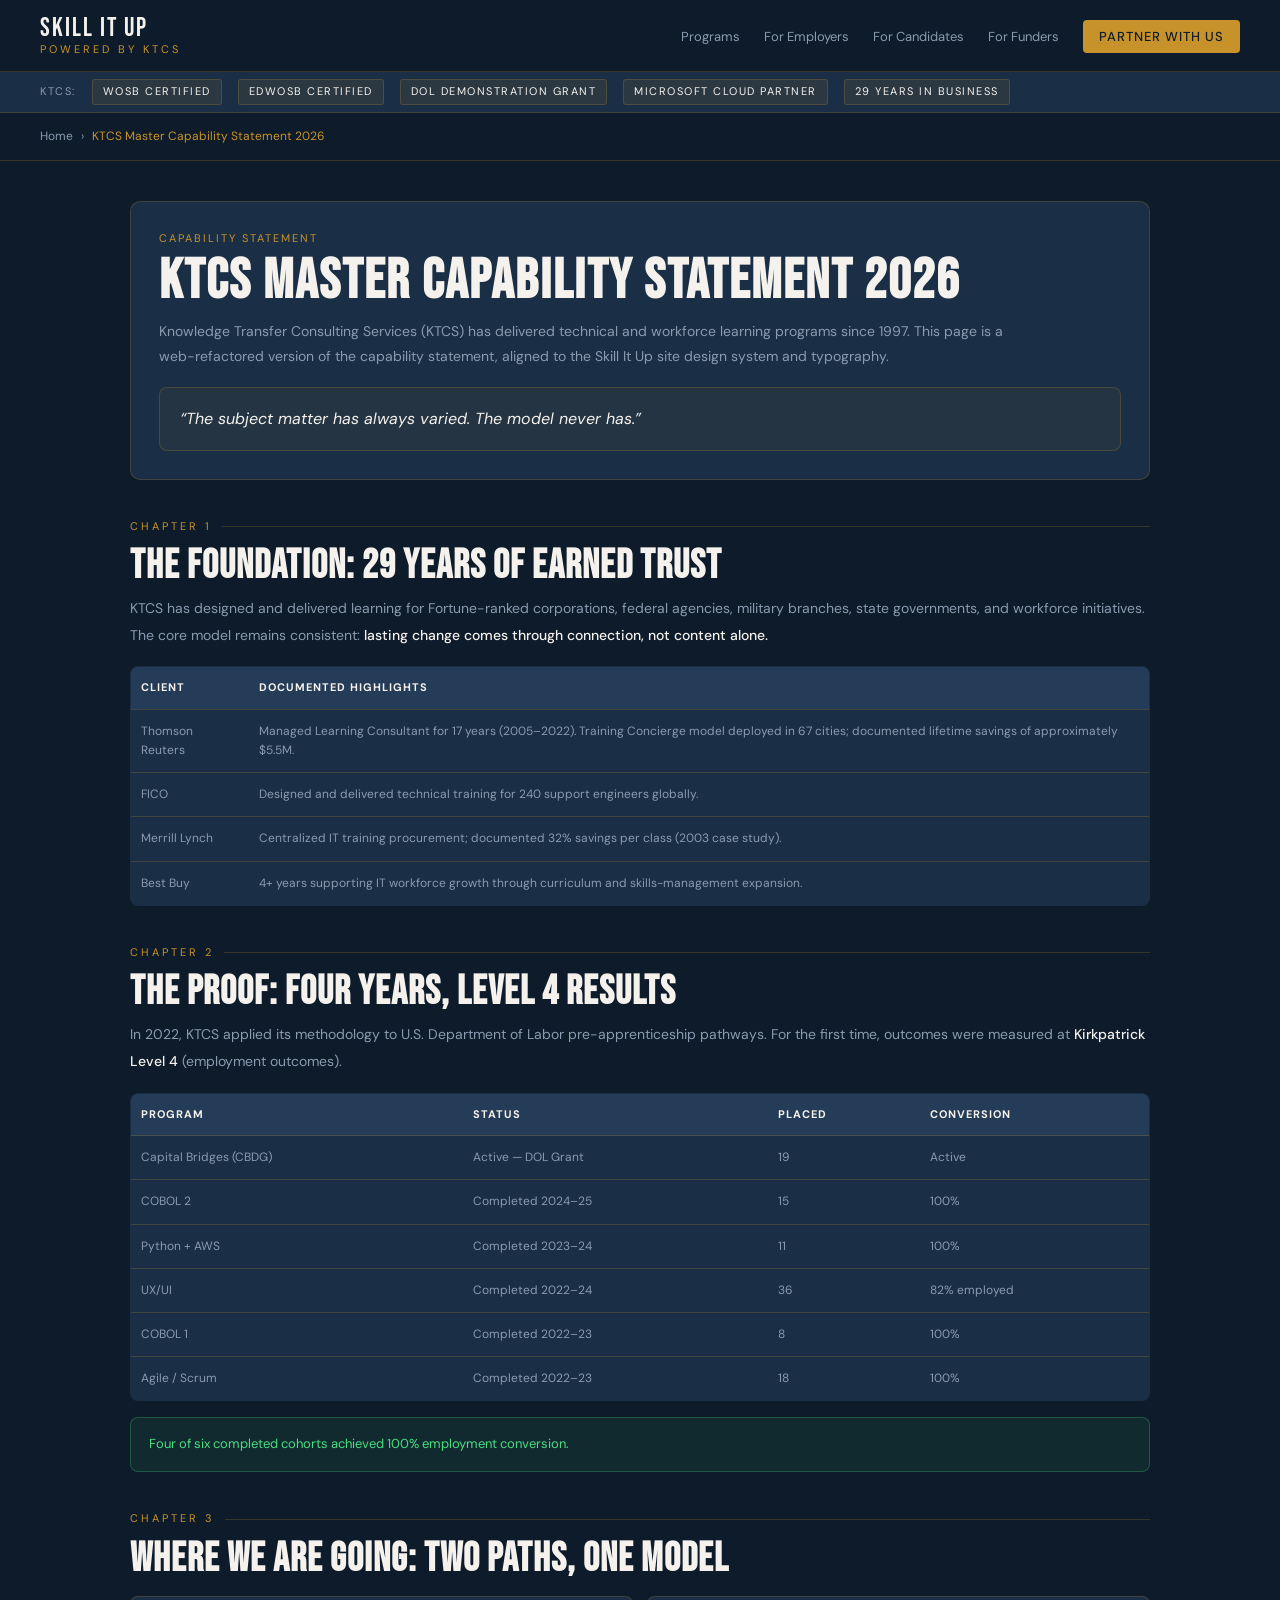
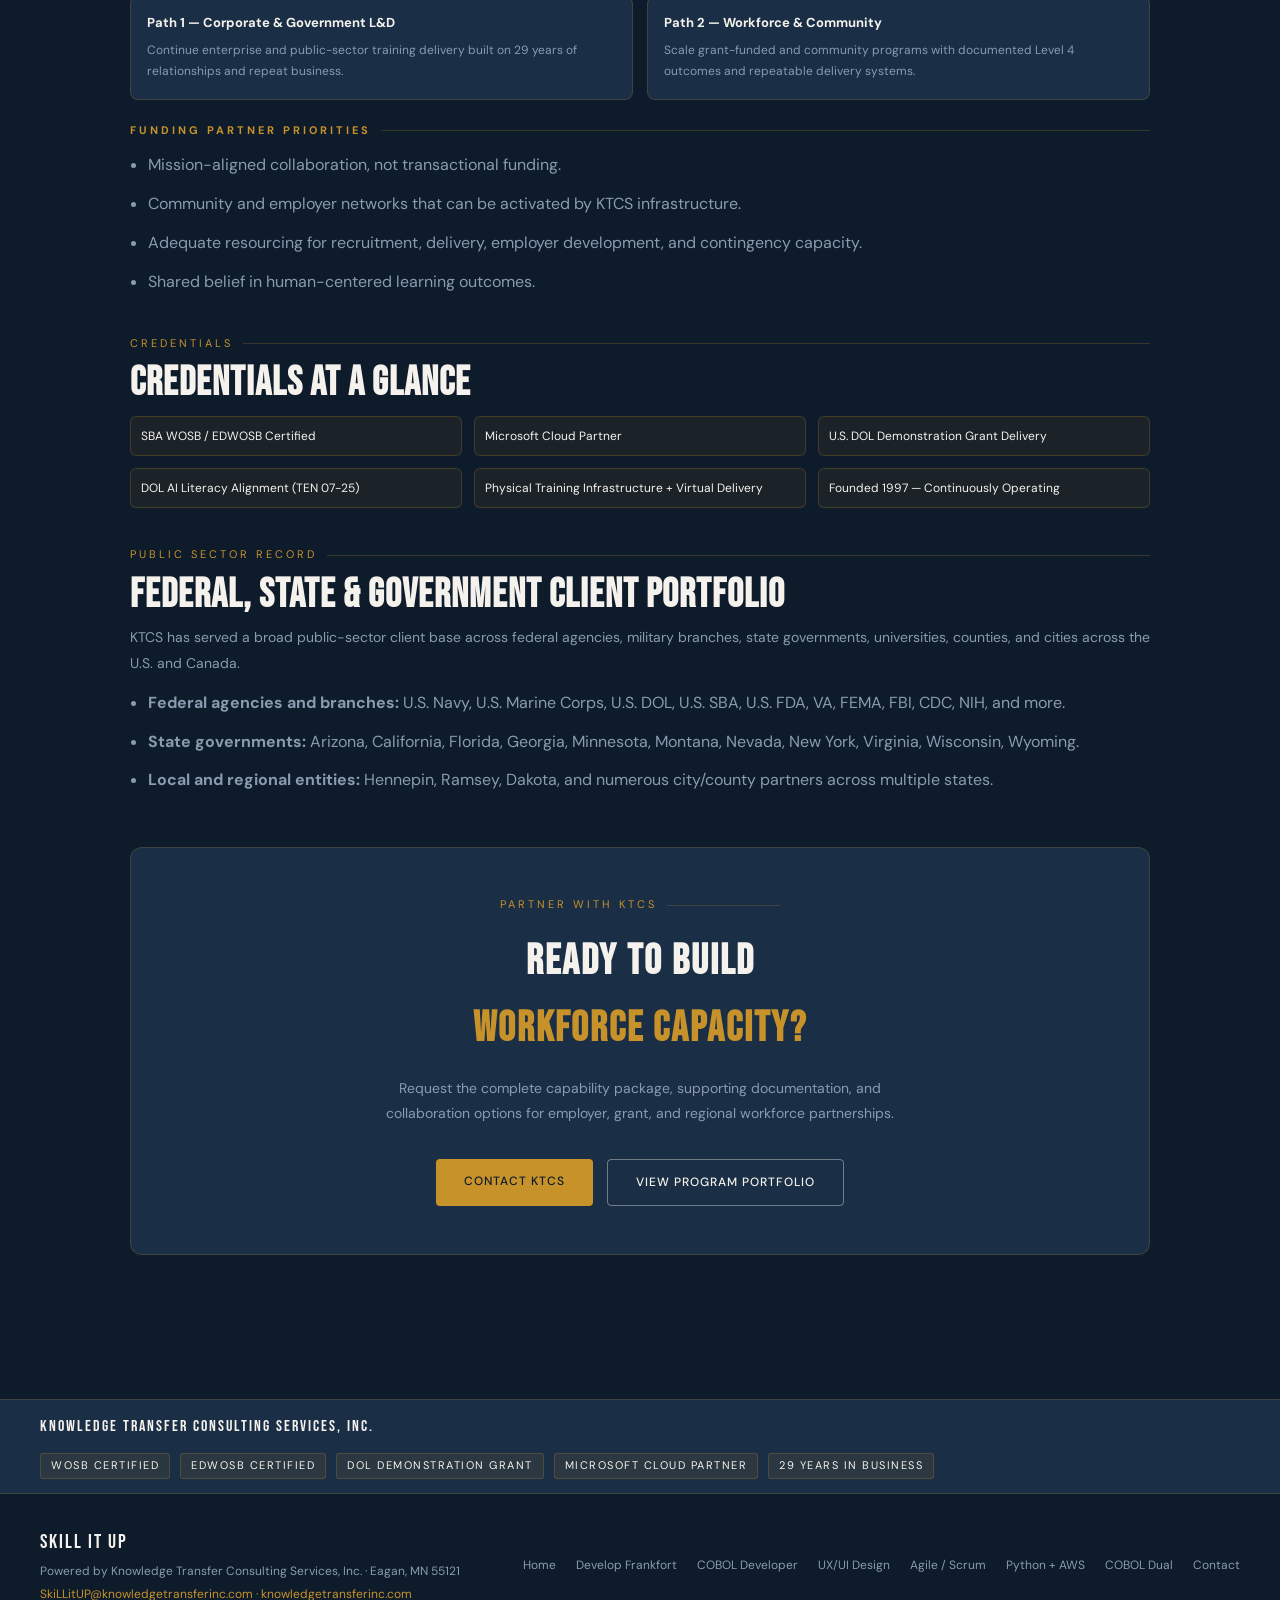
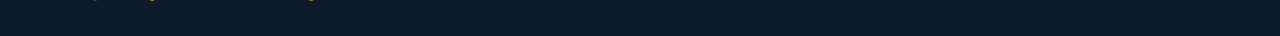
<file: capeability-master.html>
<!DOCTYPE html>
<html lang="en">
<head>
<meta charset="UTF-8">
<meta name="viewport" content="width=device-width, initial-scale=1.0">
<title>KTCS Master Capability Statement 2026 — Skill It Up / KTCS</title>
<meta name="description" content="KTCS Master Capability Statement 2026. 29 years of corporate and government learning delivery, DOL-aligned workforce programs, and documented employment outcomes.">
<meta name="keywords" content="KTCS capability statement, workforce development, DOL demonstration grant, WOSB, EDWOSB, training partner, pre-apprenticeship, Skill It Up">
<link rel="canonical" href="https://skillitup.org/capeability-master.html">
<meta property="og:type" content="website">
<meta property="og:url" content="https://skillitup.org/capeability-master.html">
<meta property="og:title" content="KTCS Master Capability Statement 2026">
<meta property="og:description" content="29 years of proven learning delivery across Fortune-ranked employers, federal agencies, and workforce development programs.">
<meta property="og:image" content="https://skillitup.org/assets/images/hero-workforce.jpeg">
<meta name="twitter:card" content="summary_large_image">
<meta name="twitter:title" content="KTCS Master Capability Statement 2026">
<meta name="twitter:description" content="Corporate and workforce learning outcomes, credentials, and public sector delivery record.">
<link rel="preconnect" href="https://fonts.googleapis.com">
<link rel="preconnect" href="https://fonts.gstatic.com" crossorigin>
<link href="https://fonts.googleapis.com/css2?family=Bebas+Neue&family=DM+Sans:wght@300;400;500&display=swap" rel="stylesheet">
<link rel="stylesheet" href="styles.css">
<style>
.cap-wrap{max-width:1100px;margin:0 auto;padding:40px;}
.cap-hero{background:var(--navy-mid);border:0.5px solid var(--border);border-radius:10px;padding:28px;margin-bottom:24px;}
.cap-kicker{font-size:11px;letter-spacing:2px;text-transform:uppercase;color:var(--gold);margin-bottom:8px;}
.cap-title{font-family:'Bebas Neue',sans-serif;font-size:56px;line-height:0.95;letter-spacing:2px;margin-bottom:10px;}
.cap-sub{font-size:14px;color:var(--muted);line-height:1.8;max-width:850px;}
.cap-quote{background:rgba(200,146,42,0.06);border:0.5px solid var(--border);border-radius:8px;padding:18px 20px;font-style:italic;color:var(--off-white);margin-top:18px;}
.cap-chapter{margin-top:38px;}
.cap-chapter .sec-h2{margin-bottom:8px;}
.cap-copy{font-size:14px;color:var(--muted);line-height:1.9;}
.cap-copy strong{color:var(--off-white);font-weight:500;}
.cap-bullets{margin-top:12px;display:grid;gap:10px;}
.cap-bullets li{margin-left:18px;color:var(--muted);line-height:1.8;}
.cap-table{width:100%;border-collapse:collapse;margin-top:18px;background:var(--navy-mid);border:0.5px solid var(--border);border-radius:8px;overflow:hidden;}
.cap-table th,.cap-table td{padding:12px 10px;border-bottom:0.5px solid var(--border);font-size:12px;vertical-align:top;}
.cap-table th{font-size:11px;letter-spacing:1px;text-transform:uppercase;color:var(--off-white);background:var(--navy-light);text-align:left;}
.cap-table td{color:var(--muted);}
.cap-table tr:last-child td{border-bottom:none;}
.cap-callout{background:var(--green-bg);border:0.5px solid var(--green-border);border-radius:8px;padding:16px 18px;margin-top:16px;color:var(--green);font-size:13px;}
.cap-grid2{display:grid;grid-template-columns:1fr 1fr;gap:14px;margin-top:16px;}
.cap-card{background:var(--navy-mid);border:0.5px solid var(--border);border-radius:8px;padding:16px;}
.cap-card h4{font-size:13px;color:var(--off-white);margin-bottom:6px;}
.cap-card p{font-size:12px;color:var(--muted);line-height:1.8;}
.cap-list3{display:grid;grid-template-columns:repeat(3,1fr);gap:12px;margin-top:12px;}
.cap-pill{background:rgba(200,146,42,0.08);border:0.5px solid var(--border);border-radius:6px;padding:10px;font-size:12px;color:var(--off-white);line-height:1.5;}
@media(max-width:900px){.cap-wrap{padding:24px 20px}.cap-title{font-size:40px}.cap-grid2,.cap-list3{grid-template-columns:1fr}}
</style>
</head>
<body>

<nav class="nav">
  <a href="index.html" class="brand">
    <span class="brand-main">Skill It Up</span>
    <span class="brand-sub">Powered by KTCS</span>
  </a>
  <ul class="nav-links">
    <li><a href="index.html#programs">Programs</a></li>
    <li><a href="index.html#employers">For Employers</a></li>
    <li><a href="index.html#candidates">For Candidates</a></li>
    <li><a href="index.html#funders">For Funders</a></li>
    <li><a href="mailto:SkiLLitUP@knowledgetransferinc.com" class="nav-cta">Partner With Us</a></li>
  </ul>
</nav>

<div class="cert-bar">
  <span>KTCS:</span>
  <span class="cpill">WOSB Certified</span>
  <span class="cpill">EDWOSB Certified</span>
  <span class="cpill">DOL Demonstration Grant</span>
  <span class="cpill">Microsoft Cloud Partner</span>
  <span class="cpill">29 Years in Business</span>
</div>

<div class="breadcrumb">
  <a href="index.html">Home</a> &rsaquo;
  <span>KTCS Master Capability Statement 2026</span>
</div>

<main class="cap-wrap">
  <section class="cap-hero">
    <div class="cap-kicker">Capability Statement</div>
    <h1 class="cap-title">KTCS Master Capability Statement 2026</h1>
    <p class="cap-sub">Knowledge Transfer Consulting Services (KTCS) has delivered technical and workforce learning programs since 1997. This page is a web-refactored version of the capability statement, aligned to the Skill It Up site design system and typography.</p>
    <div class="cap-quote">“The subject matter has always varied. The model never has.”</div>
  </section>

  <section class="cap-chapter">
    <div class="sec-label">Chapter 1</div>
    <h2 class="sec-h2">The Foundation: 29 Years of Earned Trust</h2>
    <p class="cap-copy">KTCS has designed and delivered learning for Fortune-ranked corporations, federal agencies, military branches, state governments, and workforce initiatives. The core model remains consistent: <strong>lasting change comes through connection, not content alone.</strong></p>

    <table class="cap-table" aria-label="Corporate client highlights">
      <thead><tr><th>Client</th><th>Documented Highlights</th></tr></thead>
      <tbody>
        <tr><td>Thomson Reuters</td><td>Managed Learning Consultant for 17 years (2005–2022). Training Concierge model deployed in 67 cities; documented lifetime savings of approximately $5.5M.</td></tr>
        <tr><td>FICO</td><td>Designed and delivered technical training for 240 support engineers globally.</td></tr>
        <tr><td>Merrill Lynch</td><td>Centralized IT training procurement; documented 32% savings per class (2003 case study).</td></tr>
        <tr><td>Best Buy</td><td>4+ years supporting IT workforce growth through curriculum and skills-management expansion.</td></tr>
      </tbody>
    </table>
  </section>

  <section class="cap-chapter">
    <div class="sec-label">Chapter 2</div>
    <h2 class="sec-h2">The Proof: Four Years, Level 4 Results</h2>
    <p class="cap-copy">In 2022, KTCS applied its methodology to U.S. Department of Labor pre-apprenticeship pathways. For the first time, outcomes were measured at <strong>Kirkpatrick Level 4</strong> (employment outcomes).</p>

    <table class="cap-table" aria-label="Program record 2022 to present">
      <thead><tr><th>Program</th><th>Status</th><th>Placed</th><th>Conversion</th></tr></thead>
      <tbody>
        <tr><td>Capital Bridges (CBDG)</td><td>Active — DOL Grant</td><td>19</td><td>Active</td></tr>
        <tr><td>COBOL 2</td><td>Completed 2024–25</td><td>15</td><td>100%</td></tr>
        <tr><td>Python + AWS</td><td>Completed 2023–24</td><td>11</td><td>100%</td></tr>
        <tr><td>UX/UI</td><td>Completed 2022–24</td><td>36</td><td>82% employed</td></tr>
        <tr><td>COBOL 1</td><td>Completed 2022–23</td><td>8</td><td>100%</td></tr>
        <tr><td>Agile / Scrum</td><td>Completed 2022–23</td><td>18</td><td>100%</td></tr>
      </tbody>
    </table>

    <div class="cap-callout">Four of six completed cohorts achieved 100% employment conversion.</div>
  </section>

  <section class="cap-chapter">
    <div class="sec-label">Chapter 3</div>
    <h2 class="sec-h2">Where We Are Going: Two Paths, One Model</h2>
    <div class="cap-grid2">
      <div class="cap-card">
        <h4>Path 1 — Corporate &amp; Government L&amp;D</h4>
        <p>Continue enterprise and public-sector training delivery built on 29 years of relationships and repeat business.</p>
      </div>
      <div class="cap-card">
        <h4>Path 2 — Workforce &amp; Community</h4>
        <p>Scale grant-funded and community programs with documented Level 4 outcomes and repeatable delivery systems.</p>
      </div>
    </div>

    <h3 class="sec-label" style="margin-top:22px;">Funding Partner Priorities</h3>
    <ul class="cap-bullets">
      <li>Mission-aligned collaboration, not transactional funding.</li>
      <li>Community and employer networks that can be activated by KTCS infrastructure.</li>
      <li>Adequate resourcing for recruitment, delivery, employer development, and contingency capacity.</li>
      <li>Shared belief in human-centered learning outcomes.</li>
    </ul>
  </section>

  <section class="cap-chapter">
    <div class="sec-label">Credentials</div>
    <h2 class="sec-h2">Credentials at a Glance</h2>
    <div class="cap-list3">
      <div class="cap-pill">SBA WOSB / EDWOSB Certified</div>
      <div class="cap-pill">Microsoft Cloud Partner</div>
      <div class="cap-pill">U.S. DOL Demonstration Grant Delivery</div>
      <div class="cap-pill">DOL AI Literacy Alignment (TEN 07-25)</div>
      <div class="cap-pill">Physical Training Infrastructure + Virtual Delivery</div>
      <div class="cap-pill">Founded 1997 — Continuously Operating</div>
    </div>
  </section>

  <section class="cap-chapter">
    <div class="sec-label">Public Sector Record</div>
    <h2 class="sec-h2">Federal, State &amp; Government Client Portfolio</h2>
    <p class="cap-copy">KTCS has served a broad public-sector client base across federal agencies, military branches, state governments, universities, counties, and cities across the U.S. and Canada.</p>
    <ul class="cap-bullets">
      <li><strong>Federal agencies and branches:</strong> U.S. Navy, U.S. Marine Corps, U.S. DOL, U.S. SBA, U.S. FDA, VA, FEMA, FBI, CDC, NIH, and more.</li>
      <li><strong>State governments:</strong> Arizona, California, Florida, Georgia, Minnesota, Montana, Nevada, New York, Virginia, Wisconsin, Wyoming.</li>
      <li><strong>Local and regional entities:</strong> Hennepin, Ramsey, Dakota, and numerous city/county partners across multiple states.</li>
    </ul>
  </section>

  <section class="section" style="padding-left:0;padding-right:0;">
    <div class="cta-inner">
      <div class="sec-label" style="justify-content:center;max-width:280px;margin:0 auto 14px;">Partner With KTCS</div>
      <h2>Ready to Build<br><em>Workforce Capacity?</em></h2>
      <p>Request the complete capability package, supporting documentation, and collaboration options for employer, grant, and regional workforce partnerships.</p>
      <div class="cta-buttons">
        <a href="mailto:SkiLLitUP@knowledgetransferinc.com" class="btn-primary">Contact KTCS</a>
        <a href="index.html#programs" class="btn-outline">View Program Portfolio</a>
      </div>
    </div>
  </section>
</main>

<div class="cred-divider">
  <div class="cred-divider-left">Knowledge Transfer Consulting Services, Inc.</div>
  <div class="cred-pills">
    <span class="cpill">WOSB Certified</span>
    <span class="cpill">EDWOSB Certified</span>
    <span class="cpill">DOL Demonstration Grant</span>
    <span class="cpill">Microsoft Cloud Partner</span>
    <span class="cpill">29 Years in Business</span>
  </div>
</div>

<footer class="site-footer">
  <div>
    <div class="footer-brand">Skill It Up</div>
    <div style="margin-top:4px;">Powered by Knowledge Transfer Consulting Services, Inc. · Eagan, MN 55121</div>
    <div style="margin-top:4px;color:var(--gold);">SkiLLitUP@knowledgetransferinc.com · knowledgetransferinc.com</div>
  </div>
  <div class="footer-links">
    <a href="index.html">Home</a>
    <a href="dol-demonstration-grant-capital-bridges.html">Develop Frankfort</a>
    <a href="cobol-mainframe-developer.html">COBOL Developer</a>
    <a href="uxui-design-healthcare.html">UX/UI Design</a>
    <a href="agile-scrum-master.html">Agile / Scrum</a>
    <a href="python-fullstack-aws-cloud.html">Python + AWS</a>
    <a href="cobol-mainframe-dual-placement.html">COBOL Dual</a>
    <a href="mailto:SkiLLitUP@knowledgetransferinc.com">Contact</a>
  </div>
</footer>

</body>
</html>
</file>
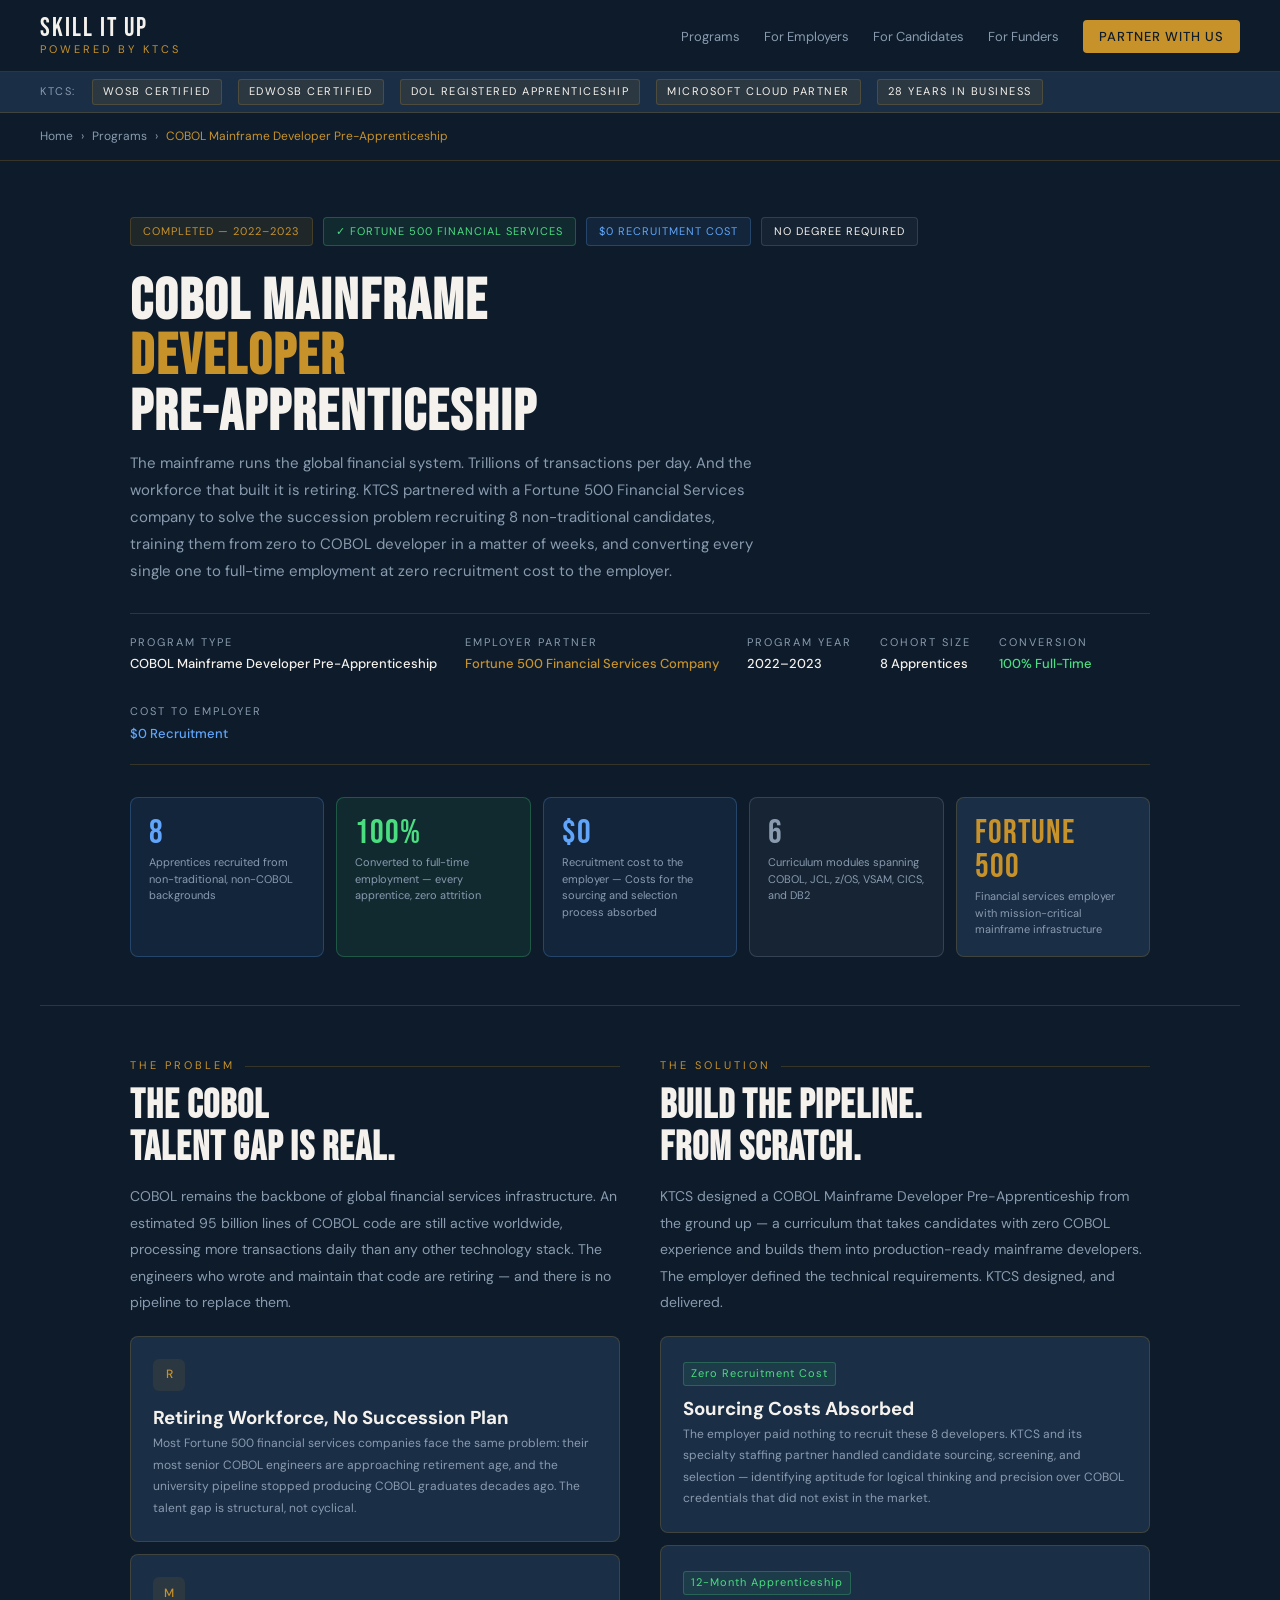
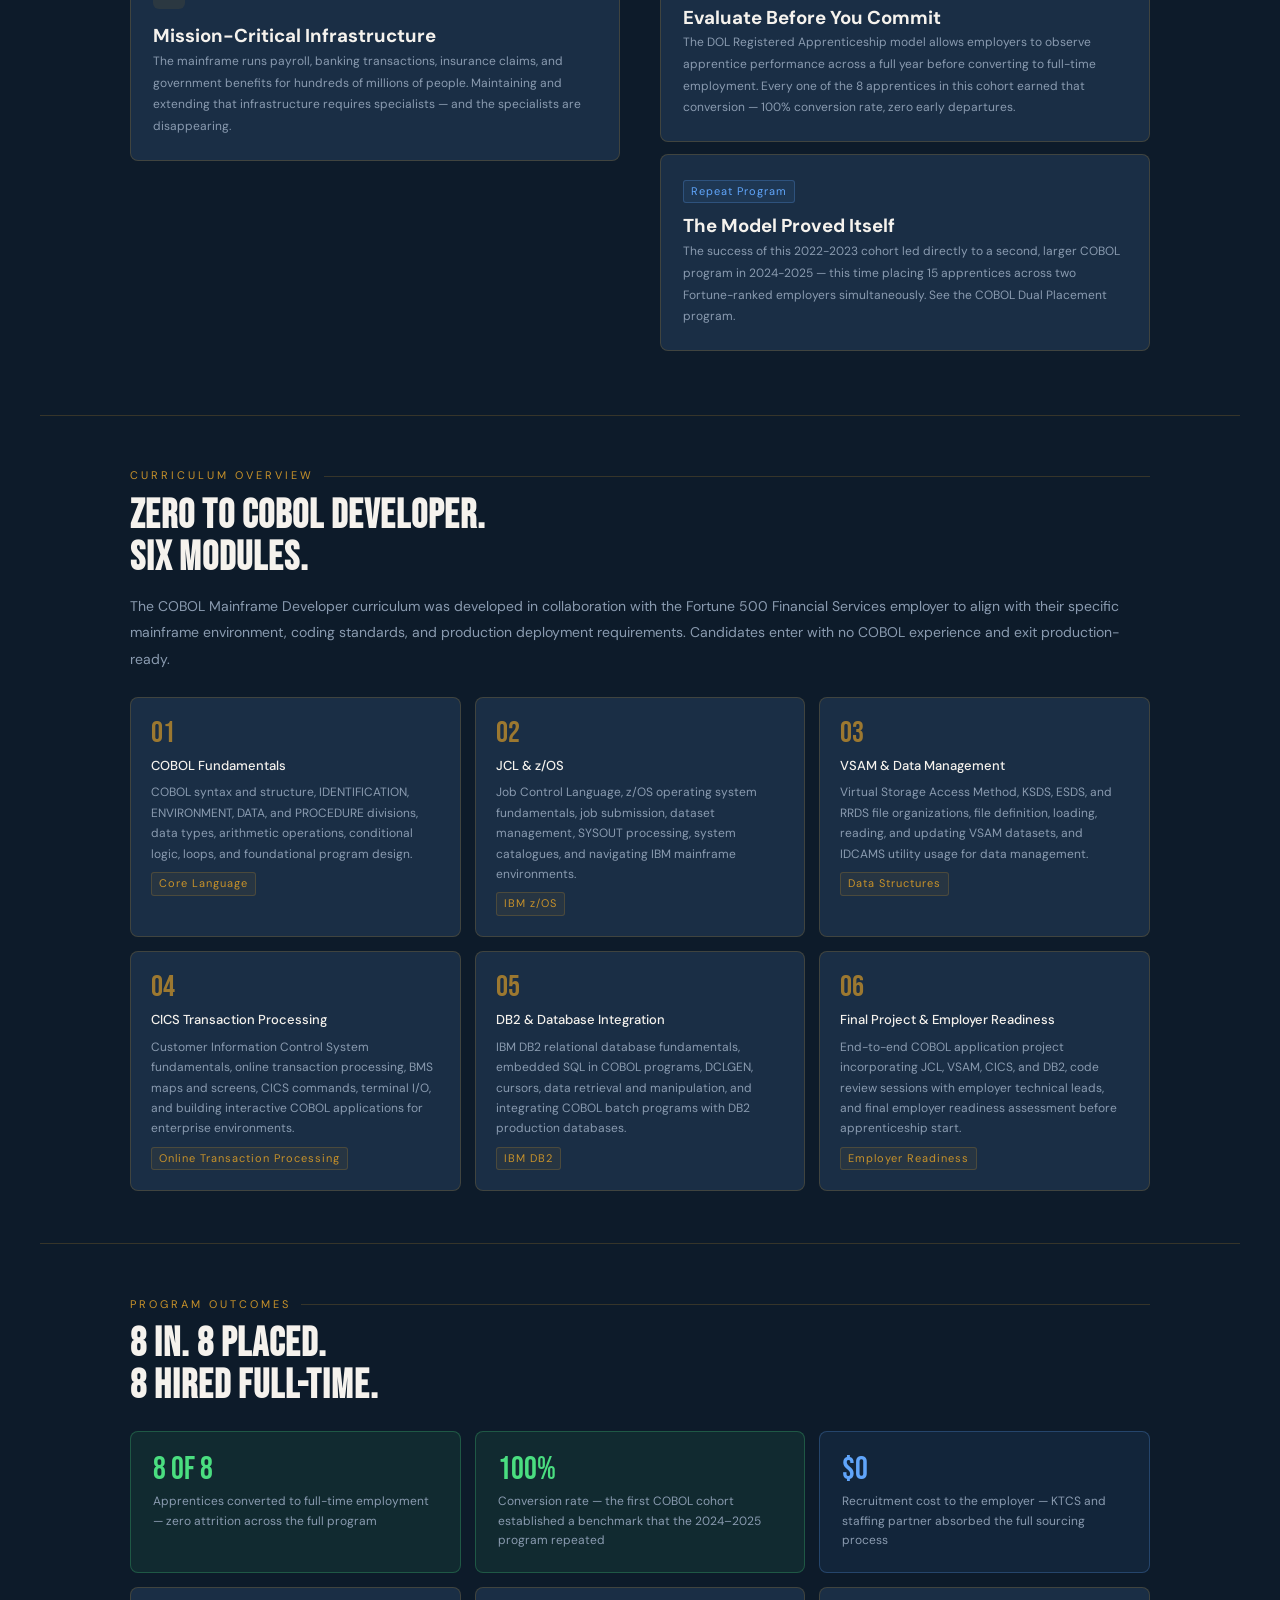
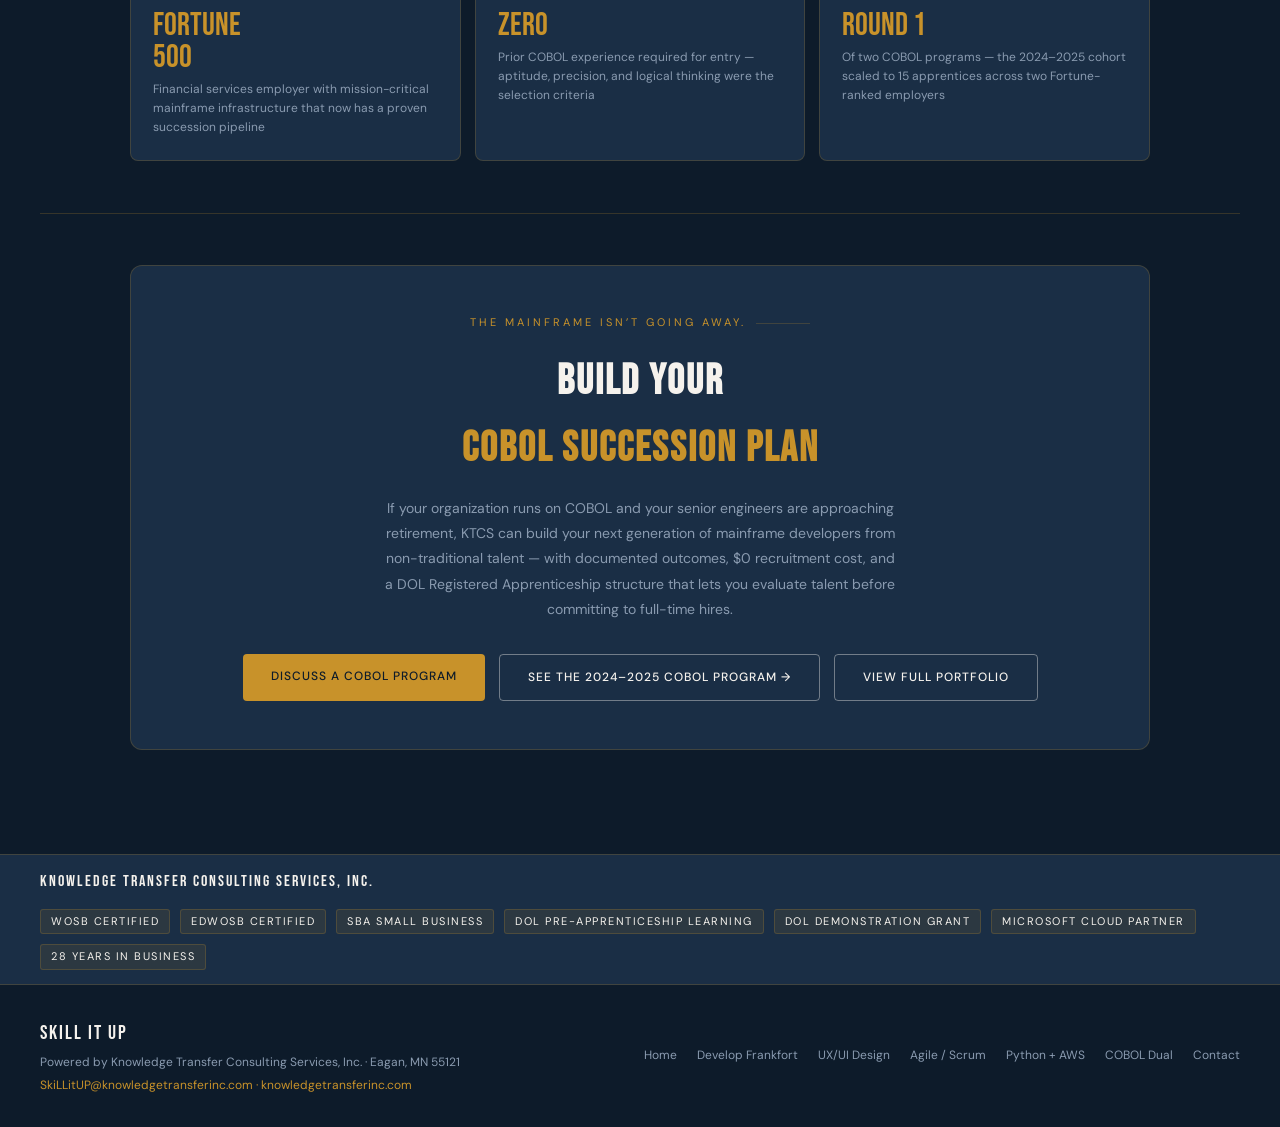
<file: cobol-mainframe-developer.html>
<!DOCTYPE html>
<html lang="en">
<head>
<meta charset="UTF-8">
<meta name="viewport" content="width=device-width, initial-scale=1.0">
<title>COBOL Mainframe Developer Pre-Apprenticeship — KTCS</title>
<meta name="description" content="KTCS COBOL Mainframe Developer Pre-Apprenticeship. Fortune 500 Financial Services employer. 8 apprentices, 100% full-time conversion, $0 recruitment cost. Succession planning solution for retiring mainframe talent.">
<meta name="keywords" content="COBOL apprenticeship, mainframe developer apprenticeship, COBOL training, COBOL pre-apprenticeship, z/OS apprenticeship, mainframe succession planning, KTCS workforce development, Fortune 500 apprenticeship">
<link rel="canonical" href="https://skillitup.org/cobol-mainframe-developer.html">
<meta property="og:type" content="website">
<meta property="og:url" content="https://skillitup.org/cobol-mainframe-developer.html">
<meta property="og:title" content="COBOL Mainframe Developer Pre-Apprenticeship — Fortune 500 Financial Services · KTCS">
<meta property="og:description" content="8 apprentices. 100% full-time conversion. $0 recruitment cost. Fortune 500 Financial Services employer. Succession planning for a retiring mainframe workforce.">
<meta property="og:image" content="https://skillitup.org/assets/images/hero-workforce.jpeg">
<meta name="twitter:card" content="summary_large_image">
<meta name="twitter:title" content="COBOL Mainframe Developer Pre-Apprenticeship — Fortune 500 Financial Services · KTCS">
<meta name="twitter:description" content="8 apprentices. 100% full-time conversion. $0 recruitment cost. Fortune 500 Financial Services. Succession planning for a retiring mainframe workforce.">
<link rel="preconnect" href="https://fonts.googleapis.com">
<link rel="preconnect" href="https://fonts.gstatic.com" crossorigin>
<link href="https://fonts.googleapis.com/css2?family=Bebas+Neue&family=DM+Sans:wght@300;400;500&display=swap" rel="stylesheet">
<link rel="stylesheet" href="styles.css">
<script type="application/ld+json">
{
  "@context": "https://schema.org",
  "@type": "Course",
  "name": "COBOL Mainframe Developer Pre-Apprenticeship",
  "description": "KTCS COBOL Mainframe Developer Pre-Apprenticeship for a Fortune 500 Financial Services Company. 8 apprentices, 100% full-time conversion, $0 recruitment cost. Curriculum covers COBOL, JCL, z/OS, VSAM, CICS, and DB2.",
  "provider": {
    "@type": "Organization",
    "name": "Knowledge Transfer Consulting Services, Inc.",
    "url": "https://skillitup.org"
  },
  "educationalLevel": "Pre-Apprenticeship",
  "offers": {
    "@type": "Offer",
    "price": "0",
    "priceCurrency": "USD"
  }
}
</script>
</head>
<body>

<nav class="nav">
  <a href="index.html" class="brand">
    <span class="brand-main">Skill It Up</span>
    <span class="brand-sub">Powered by KTCS</span>
  </a>
  <ul class="nav-links">
    <li><a href="index.html#programs">Programs</a></li>
    <li><a href="index.html#employers">For Employers</a></li>
    <li><a href="index.html#candidates">For Candidates</a></li>
    <li><a href="index.html#funders">For Funders</a></li>
    <li><a href="mailto:SkiLLitUP@knowledgetransferinc.com" class="nav-cta">Partner With Us</a></li>
  </ul>
</nav>

<div class="cert-bar">
  <span>KTCS:</span>
  <span class="cpill">WOSB Certified</span>
  <span class="cpill">EDWOSB Certified</span>
  <span class="cpill">DOL Registered Apprenticeship</span>
  <span class="cpill">Microsoft Cloud Partner</span>
  <span class="cpill">28 Years in Business</span>
</div>

<div class="breadcrumb">
  <a href="index.html">Home</a> &rsaquo;
  <a href="index.html#programs">Programs</a> &rsaquo;
  <span>COBOL Mainframe Developer Pre-Apprenticeship</span>
</div>

<!-- HERO -->
<section class="prog-hero">
  <div class="hero-badges">
    <span class="badge badge-completed">Completed &mdash; 2022&ndash;2023</span>
    <span class="badge badge-fortune">&#10003; Fortune 500 Financial Services</span>
    <span class="badge badge-data">$0 Recruitment Cost</span>
    <span class="badge badge-nodegree">No Degree Required</span>
  </div>
  <h1>COBOL Mainframe<br><em>Developer</em><br>Pre-Apprenticeship</h1>
  <p class="hero-sub">The mainframe runs the global financial system. Trillions of transactions per day. And the workforce that built it is retiring. KTCS partnered with a Fortune 500 Financial Services company to solve the succession problem recruiting 8 non-traditional candidates, training them from zero to COBOL developer in a matter of weeks, and converting every single one to full-time employment at zero recruitment cost to the employer.</p>

  <div class="hero-meta-row">
    <div class="meta-item"><span class="meta-label">Program Type</span><span class="meta-value">COBOL Mainframe Developer Pre-Apprenticeship</span></div>
    <div class="meta-item"><span class="meta-label">Employer Partner</span><span class="meta-value gold">Fortune 500 Financial Services Company</span></div>
    <div class="meta-item"><span class="meta-label">Program Year</span><span class="meta-value">2022&ndash;2023</span></div>
    <div class="meta-item"><span class="meta-label">Cohort Size</span><span class="meta-value">8 Apprentices</span></div>
    <div class="meta-item"><span class="meta-label">Conversion</span><span class="meta-value green">100% Full-Time</span></div>
    <div class="meta-item"><span class="meta-label">Cost to Employer</span><span class="meta-value blue">$0 Recruitment</span></div>
  </div>

  <div class="prog-stat-row">
    <div class="scard blue"><div class="scard-num">8</div><div class="scard-lbl">Apprentices recruited from non-traditional, non-COBOL backgrounds</div></div>
    <div class="scard green"><div class="scard-num">100%</div><div class="scard-lbl">Converted to full-time employment &mdash; every apprentice, zero attrition</div></div>
    <div class="scard blue"><div class="scard-num">$0</div><div class="scard-lbl">Recruitment cost to the employer &mdash; Costs for the sourcing and selection process absorbed</div></div>
    <div class="scard muted"><div class="scard-num">6</div><div class="scard-lbl">Curriculum modules spanning COBOL, JCL, z/OS, VSAM, CICS, and DB2</div></div>
    <div class="scard"><div class="scard-num">Fortune<br>500</div><div class="scard-lbl">Financial services employer with mission-critical mainframe infrastructure</div></div>
  </div>
</section>

<div class="divider"></div>

<!-- THE TALENT GAP -->
<section class="section">
  <div class="two-col">
    <div>
      <div class="sec-label">The Problem</div>
      <h2 class="sec-h2">The COBOL<br>Talent Gap Is Real.</h2>
      <p class="sec-body" style="margin-bottom:20px;">COBOL remains the backbone of global financial services infrastructure. An estimated 95 billion lines of COBOL code are still active worldwide, processing more transactions daily than any other technology stack. The engineers who wrote and maintain that code are retiring &mdash; and there is no pipeline to replace them.</p>
      <div class="info-card">
        <div class="cicon">R</div>
        <h3>Retiring Workforce, No Succession Plan</h3>
        <p>Most Fortune 500 financial services companies face the same problem: their most senior COBOL engineers are approaching retirement age, and the university pipeline stopped producing COBOL graduates decades ago. The talent gap is structural, not cyclical.</p>
      </div>
      <div class="info-card">
        <div class="cicon">M</div>
        <h3>Mission-Critical Infrastructure</h3>
        <p>The mainframe runs payroll, banking transactions, insurance claims, and government benefits for hundreds of millions of people. Maintaining and extending that infrastructure requires specialists &mdash; and the specialists are disappearing.</p>
      </div>
    </div>
    <div>
      <div class="sec-label">The Solution</div>
      <h2 class="sec-h2">Build the Pipeline.<br>From Scratch.</h2>
      <p class="sec-body" style="margin-bottom:20px;">KTCS designed a COBOL Mainframe Developer Pre-Apprenticeship from the ground up &mdash; a curriculum that takes candidates with zero COBOL experience and builds them into production-ready mainframe developers. The employer defined the technical requirements. KTCS designed, and delivered.</p>
      <div class="info-card">
        <div class="green-tag">Zero Recruitment Cost</div>
        <h3>Sourcing Costs Absorbed</h3>
        <p>The employer paid nothing to recruit these 8 developers. KTCS and its specialty staffing partner handled candidate sourcing, screening, and selection &mdash; identifying aptitude for logical thinking and precision over COBOL credentials that did not exist in the market.</p>
      </div>
      <div class="info-card">
        <div class="green-tag">12-Month Apprenticeship</div>
        <h3>Evaluate Before You Commit</h3>
        <p>The DOL Registered Apprenticeship model allows employers to observe apprentice performance across a full year before converting to full-time employment. Every one of the 8 apprentices in this cohort earned that conversion &mdash; 100% conversion rate, zero early departures.</p>
      </div>
      <div class="info-card">
        <div class="blue-tag">Repeat Program</div>
        <h3>The Model Proved Itself</h3>
        <p>The success of this 2022-2023 cohort led directly to a second, larger COBOL program in 2024-2025 &mdash; this time placing 15 apprentices across two Fortune-ranked employers simultaneously. See the COBOL Dual Placement program.</p>
      </div>
    </div>
  </div>
</section>

<div class="divider"></div>

<!-- CURRICULUM -->
<section class="section">
  <div class="sec-label">Curriculum Overview</div>
  <h2 class="sec-h2">Zero to COBOL Developer.<br>Six Modules.</h2>
  <p class="sec-body" style="margin-bottom:8px;">The COBOL Mainframe Developer curriculum was developed in collaboration with the Fortune 500 Financial Services employer to align with their specific mainframe environment, coding standards, and production deployment requirements. Candidates enter with no COBOL experience and exit production-ready.</p>
  <div class="curr-grid">
    <div class="curr-card">
      <div class="curr-num">01</div>
      <div class="curr-title">COBOL Fundamentals</div>
      <div class="curr-body">COBOL syntax and structure, IDENTIFICATION, ENVIRONMENT, DATA, and PROCEDURE divisions, data types, arithmetic operations, conditional logic, loops, and foundational program design.</div>
      <span class="curr-tag">Core Language</span>
    </div>
    <div class="curr-card">
      <div class="curr-num">02</div>
      <div class="curr-title">JCL &amp; z/OS</div>
      <div class="curr-body">Job Control Language, z/OS operating system fundamentals, job submission, dataset management, SYSOUT processing, system catalogues, and navigating IBM mainframe environments.</div>
      <span class="curr-tag">IBM z/OS</span>
    </div>
    <div class="curr-card">
      <div class="curr-num">03</div>
      <div class="curr-title">VSAM &amp; Data Management</div>
      <div class="curr-body">Virtual Storage Access Method, KSDS, ESDS, and RRDS file organizations, file definition, loading, reading, and updating VSAM datasets, and IDCAMS utility usage for data management.</div>
      <span class="curr-tag">Data Structures</span>
    </div>
    <div class="curr-card">
      <div class="curr-num">04</div>
      <div class="curr-title">CICS Transaction Processing</div>
      <div class="curr-body">Customer Information Control System fundamentals, online transaction processing, BMS maps and screens, CICS commands, terminal I/O, and building interactive COBOL applications for enterprise environments.</div>
      <span class="curr-tag">Online Transaction Processing</span>
    </div>
    <div class="curr-card">
      <div class="curr-num">05</div>
      <div class="curr-title">DB2 &amp; Database Integration</div>
      <div class="curr-body">IBM DB2 relational database fundamentals, embedded SQL in COBOL programs, DCLGEN, cursors, data retrieval and manipulation, and integrating COBOL batch programs with DB2 production databases.</div>
      <span class="curr-tag">IBM DB2</span>
    </div>
    <div class="curr-card">
      <div class="curr-num">06</div>
      <div class="curr-title">Final Project &amp; Employer Readiness</div>
      <div class="curr-body">End-to-end COBOL application project incorporating JCL, VSAM, CICS, and DB2, code review sessions with employer technical leads, and final employer readiness assessment before apprenticeship start.</div>
      <span class="curr-tag">Employer Readiness</span>
    </div>
  </div>
</section>

<div class="divider"></div>

<!-- OUTCOMES -->
<section class="section">
  <div class="sec-label">Program Outcomes</div>
  <h2 class="sec-h2">8 In. 8 Placed.<br>8 Hired Full-Time.</h2>
  <div class="outcomes-grid">
    <div class="outcome-card green">
      <div class="onum">8 of 8</div>
      <div class="olbl">Apprentices converted to full-time employment &mdash; zero attrition across the full program</div>
    </div>
    <div class="outcome-card green">
      <div class="onum">100%</div>
      <div class="olbl">Conversion rate &mdash; the first COBOL cohort established a benchmark that the 2024&ndash;2025 program repeated</div>
    </div>
    <div class="outcome-card blue">
      <div class="onum">$0</div>
      <div class="olbl">Recruitment cost to the employer &mdash; KTCS and staffing partner absorbed the full sourcing process</div>
    </div>
    <div class="outcome-card">
      <div class="onum">Fortune<br>500</div>
      <div class="olbl">Financial services employer with mission-critical mainframe infrastructure that now has a proven succession pipeline</div>
    </div>
    <div class="outcome-card">
      <div class="onum">Zero</div>
      <div class="olbl">Prior COBOL experience required for entry &mdash; aptitude, precision, and logical thinking were the selection criteria</div>
    </div>
    <div class="outcome-card">
      <div class="onum">Round 1</div>
      <div class="olbl">Of two COBOL programs &mdash; the 2024&ndash;2025 cohort scaled to 15 apprentices across two Fortune-ranked employers</div>
    </div>
  </div>
</section>

<div class="divider"></div>

<!-- CTA -->
<section class="section">
  <div class="cta-inner">
    <div class="sec-label" style="justify-content:center;max-width:340px;margin:0 auto 16px;">The Mainframe Isn&rsquo;t Going Away.</div>
    <h2>Build Your<br><em>COBOL Succession Plan</em></h2>
    <p>If your organization runs on COBOL and your senior engineers are approaching retirement, KTCS can build your next generation of mainframe developers from non-traditional talent &mdash; with documented outcomes, $0 recruitment cost, and a DOL Registered Apprenticeship structure that lets you evaluate talent before committing to full-time hires.</p>
    <div class="cta-buttons">
      <a href="mailto:SkiLLitUP@knowledgetransferinc.com" class="btn-primary">Discuss a COBOL Program</a>
      <a href="cobol-mainframe-dual-placement.html" class="btn-outline">See the 2024&ndash;2025 COBOL Program &rarr;</a>
      <a href="index.html#programs" class="btn-outline">View Full Portfolio</a>
    </div>
  </div>
</section>

<!-- CREDENTIALS DIVIDER -->
<div class="cred-divider">
  <div class="cred-divider-left">Knowledge Transfer Consulting Services, Inc.</div>
  <div class="cred-pills">
    <span class="cpill">WOSB Certified</span>
    <span class="cpill">EDWOSB Certified</span>
    <span class="cpill">SBA Small Business</span>
    <span class="cpill">DOL Pre-Apprenticeship Learning</span>
    <span class="cpill">DOL Demonstration Grant</span>
    <span class="cpill">Microsoft Cloud Partner</span>
    <span class="cpill">28 Years in Business</span>
  </div>
</div>

<footer class="site-footer">
  <div>
    <div class="footer-brand">Skill It Up</div>
    <div style="margin-top:4px;">Powered by Knowledge Transfer Consulting Services, Inc. &middot; Eagan, MN 55121</div>
    <div style="margin-top:4px;color:var(--gold);">SkiLLitUP@knowledgetransferinc.com &middot; knowledgetransferinc.com</div>
  </div>
  <div class="footer-links">
    <a href="index.html">Home</a>
    <a href="dol-demonstration-grant-capital-bridges.html">Develop Frankfort</a>
    <a href="uxui-design-healthcare.html">UX/UI Design</a>
    <a href="agile-scrum-master.html">Agile / Scrum</a>
    <a href="python-fullstack-aws-cloud.html">Python + AWS</a>
    <a href="cobol-mainframe-dual-placement.html">COBOL Dual</a>
    <a href="mailto:SkiLLitUP@knowledgetransferinc.com">Contact</a>
  </div>
</footer>

</body>
</html>
</file>
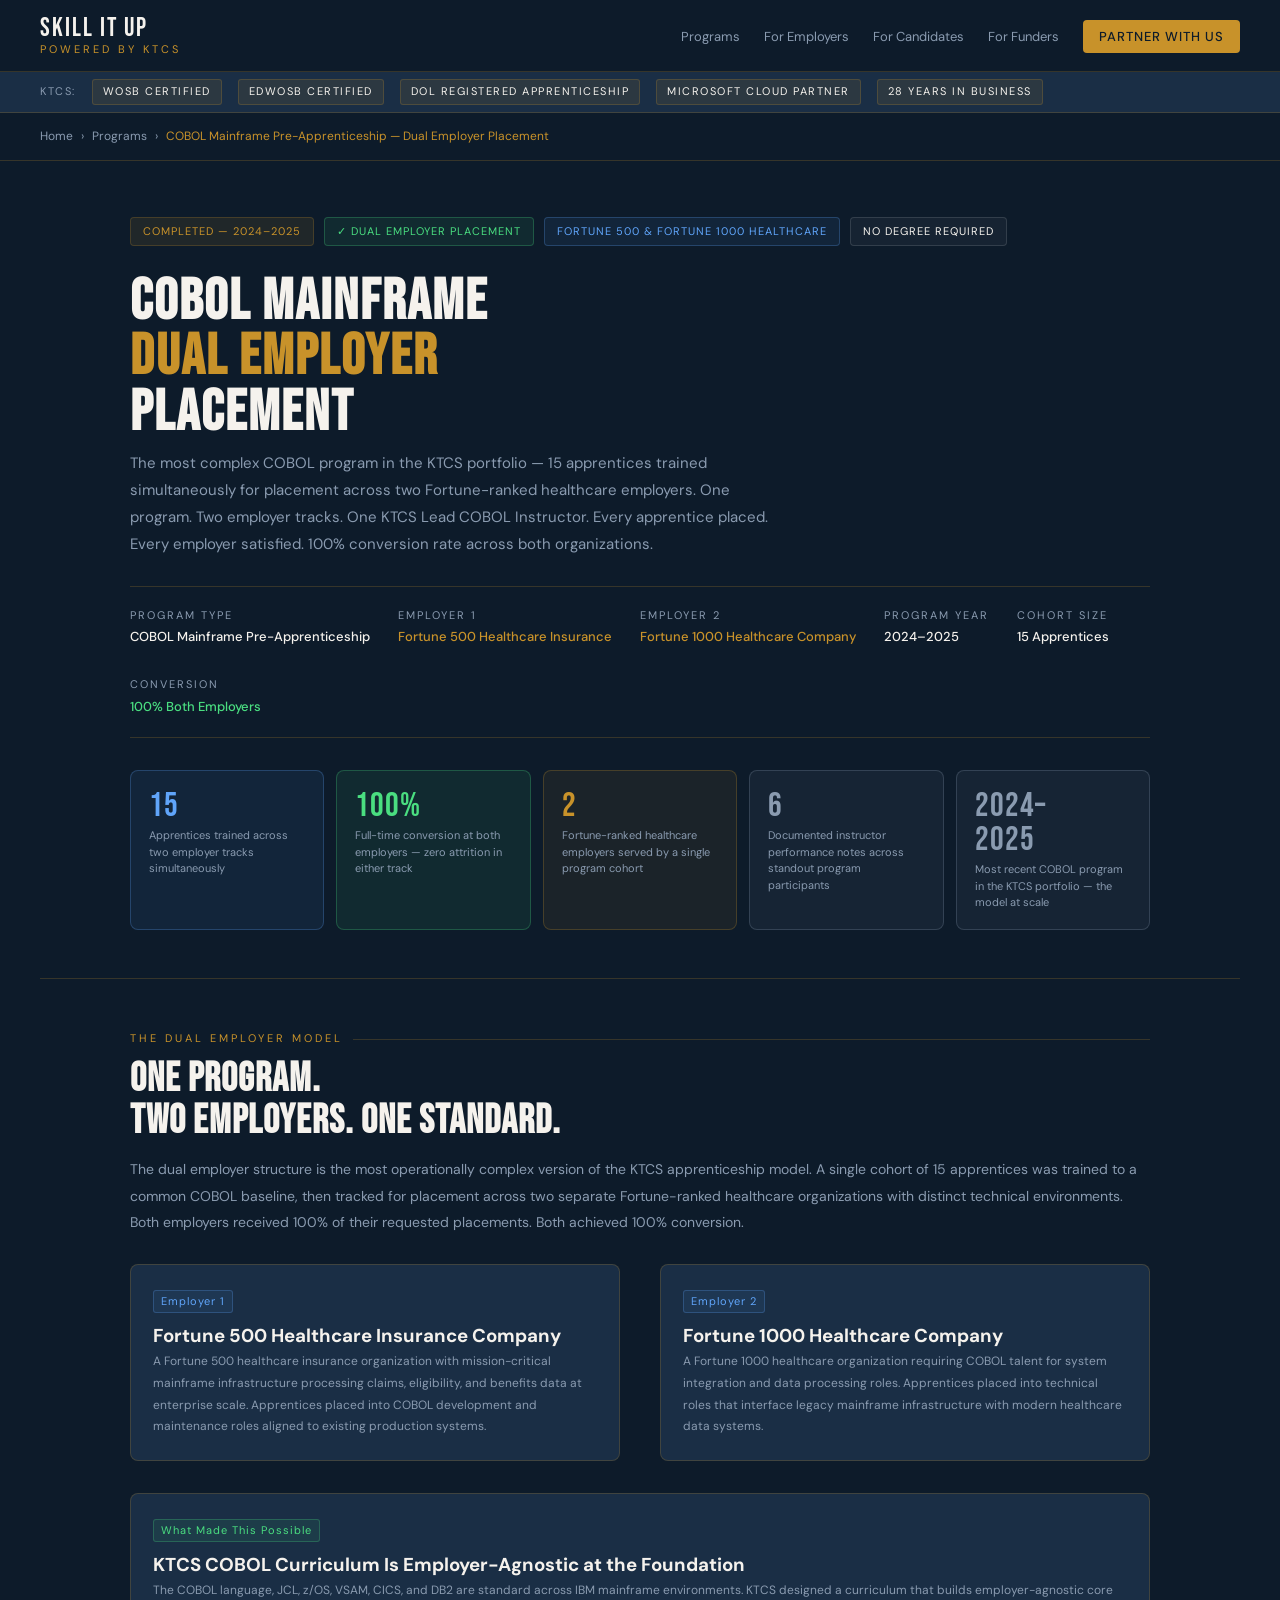
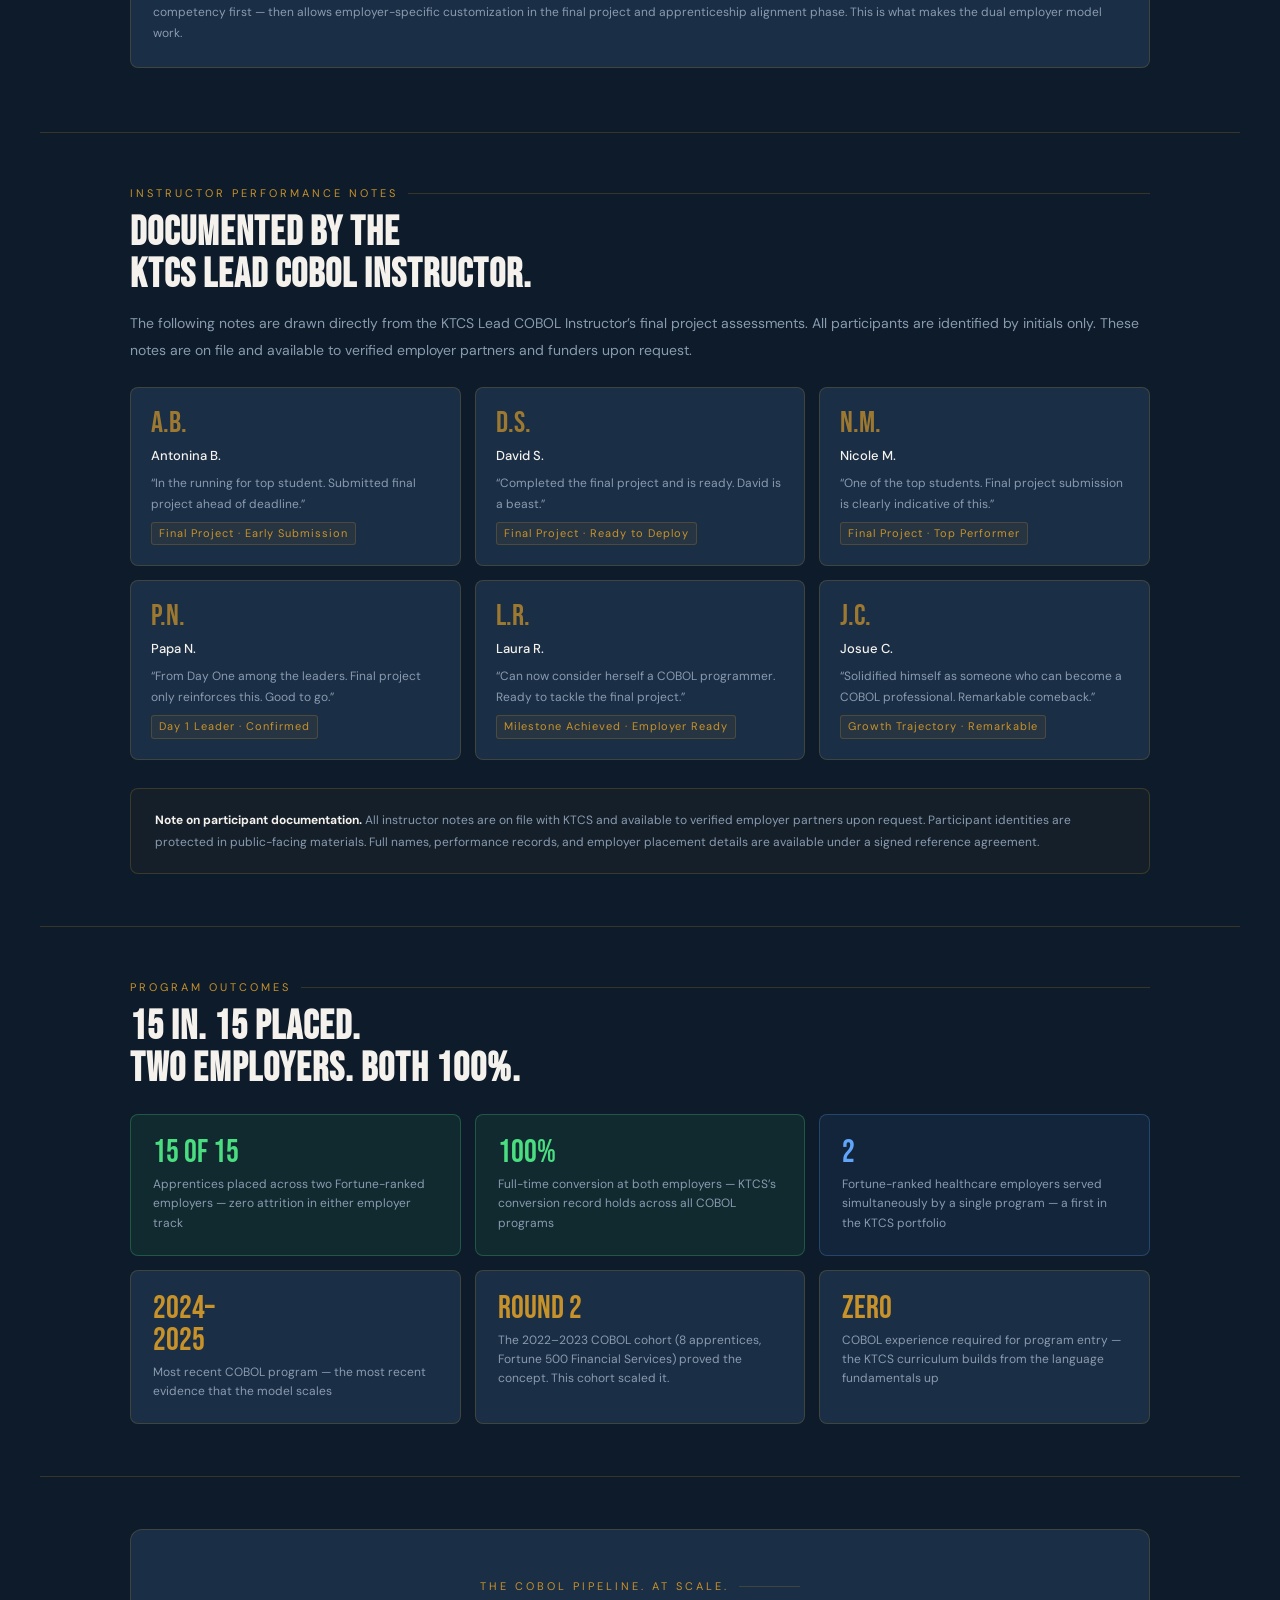
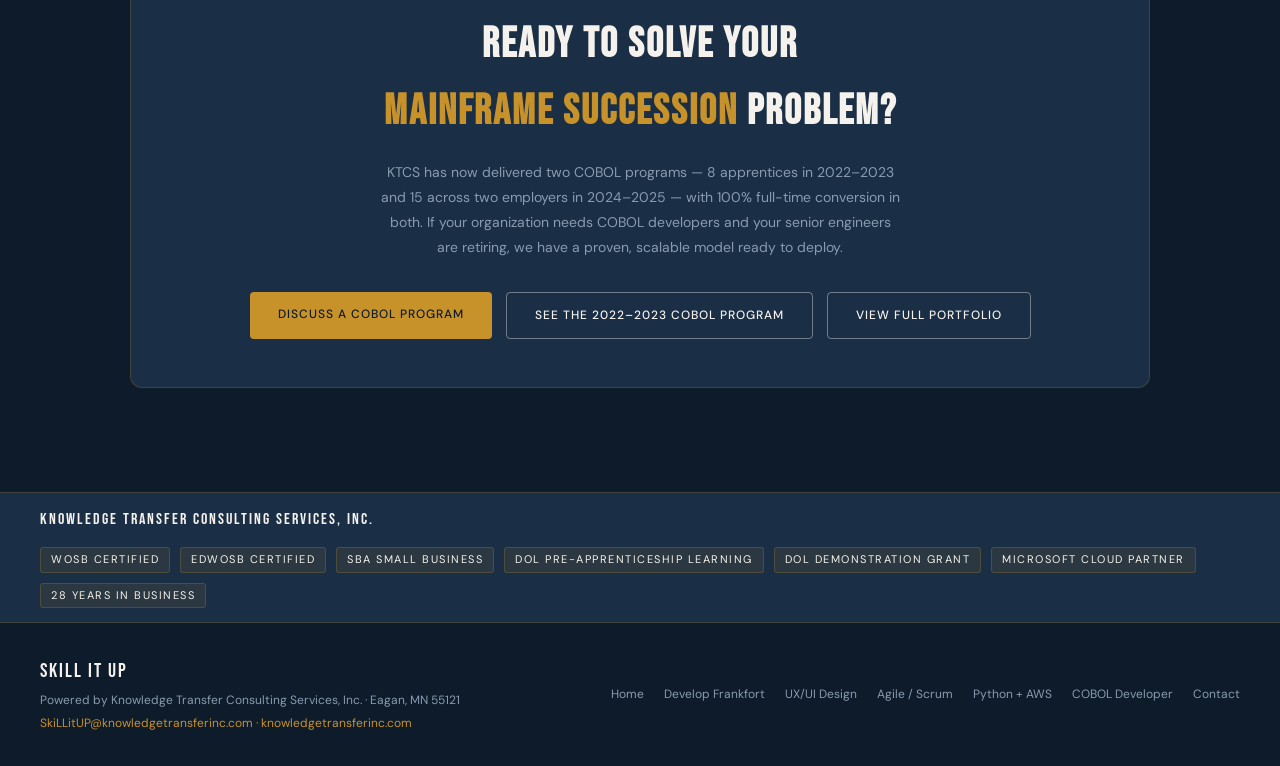
<file: cobol-mainframe-dual-placement.html>
<!DOCTYPE html>
<html lang="en">
<head>
<meta charset="UTF-8">
<meta name="viewport" content="width=device-width, initial-scale=1.0">
<title>COBOL Mainframe Pre-Apprenticeship — Dual Employer Placement · KTCS</title>
<meta name="description" content="KTCS COBOL Mainframe Pre-Apprenticeship with dual employer placement. Fortune 500 Healthcare Insurance and Fortune 1000 Healthcare employers. 15 apprentices, 100% full-time conversion, 2024-2025.">
<meta name="keywords" content="COBOL apprenticeship, mainframe developer apprenticeship, dual employer placement, COBOL training, z/OS apprenticeship, healthcare mainframe, KTCS workforce development, Fortune 500 healthcare apprenticeship">
<link rel="canonical" href="https://skillitup.org/cobol-mainframe-dual-placement.html">
<meta property="og:type" content="website">
<meta property="og:url" content="https://skillitup.org/cobol-mainframe-dual-placement.html">
<meta property="og:title" content="COBOL Mainframe Pre-Apprenticeship — Dual Employer Placement · KTCS">
<meta property="og:description" content="15 apprentices. 100% full-time conversion. Dual placement across two Fortune-ranked healthcare employers. 2024-2025. COBOL, JCL, z/OS, VSAM, CICS, DB2.">
<meta property="og:image" content="https://skillitup.org/assets/images/hero-workforce.jpeg">
<meta name="twitter:card" content="summary_large_image">
<meta name="twitter:title" content="COBOL Mainframe Pre-Apprenticeship — Dual Employer Placement · KTCS">
<meta name="twitter:description" content="15 apprentices. 100% full-time conversion. Dual placement: Fortune 500 Healthcare Insurance + Fortune 1000 Healthcare. 2024-2025.">
<link rel="preconnect" href="https://fonts.googleapis.com">
<link rel="preconnect" href="https://fonts.gstatic.com" crossorigin>
<link href="https://fonts.googleapis.com/css2?family=Bebas+Neue&family=DM+Sans:wght@300;400;500&display=swap" rel="stylesheet">
<link rel="stylesheet" href="styles.css">
<script type="application/ld+json">
{
  "@context": "https://schema.org",
  "@type": "Course",
  "name": "COBOL Mainframe Pre-Apprenticeship — Dual Employer Placement",
  "description": "KTCS COBOL Mainframe Pre-Apprenticeship with simultaneous placement across two Fortune-ranked healthcare employers. 15 apprentices, 100% full-time conversion, 2024-2025. Curriculum: COBOL, JCL, z/OS, VSAM, CICS, DB2.",
  "provider": {
    "@type": "Organization",
    "name": "Knowledge Transfer Consulting Services, Inc.",
    "url": "https://skillitup.org"
  },
  "educationalLevel": "Pre-Apprenticeship",
  "offers": {
    "@type": "Offer",
    "price": "0",
    "priceCurrency": "USD"
  }
}
</script>
</head>
<body>

<nav class="nav">
  <a href="index.html" class="brand">
    <span class="brand-main">Skill It Up</span>
    <span class="brand-sub">Powered by KTCS</span>
  </a>
  <ul class="nav-links">
    <li><a href="index.html#programs">Programs</a></li>
    <li><a href="index.html#employers">For Employers</a></li>
    <li><a href="index.html#candidates">For Candidates</a></li>
    <li><a href="index.html#funders">For Funders</a></li>
    <li><a href="mailto:SkiLLitUP@knowledgetransferinc.com" class="nav-cta">Partner With Us</a></li>
  </ul>
</nav>

<div class="cert-bar">
  <span>KTCS:</span>
  <span class="cpill">WOSB Certified</span>
  <span class="cpill">EDWOSB Certified</span>
  <span class="cpill">DOL Registered Apprenticeship</span>
  <span class="cpill">Microsoft Cloud Partner</span>
  <span class="cpill">28 Years in Business</span>
</div>

<div class="breadcrumb">
  <a href="index.html">Home</a> &rsaquo;
  <a href="index.html#programs">Programs</a> &rsaquo;
  <span>COBOL Mainframe Pre-Apprenticeship &mdash; Dual Employer Placement</span>
</div>

<!-- HERO -->
<section class="prog-hero">
  <div class="hero-badges">
    <span class="badge badge-completed">Completed &mdash; 2024&ndash;2025</span>
    <span class="badge badge-fortune">&#10003; Dual Employer Placement</span>
    <span class="badge badge-data">Fortune 500 &amp; Fortune 1000 Healthcare</span>
    <span class="badge badge-nodegree">No Degree Required</span>
  </div>
  <h1>COBOL Mainframe<br><em>Dual Employer</em><br>Placement</h1>
  <p class="hero-sub">The most complex COBOL program in the KTCS portfolio &mdash; 15 apprentices trained simultaneously for placement across two Fortune-ranked healthcare employers. One program. Two employer tracks. One KTCS Lead COBOL Instructor. Every apprentice placed. Every employer satisfied. 100% conversion rate across both organizations.</p>

  <div class="hero-meta-row">
    <div class="meta-item"><span class="meta-label">Program Type</span><span class="meta-value">COBOL Mainframe Pre-Apprenticeship</span></div>
    <div class="meta-item"><span class="meta-label">Employer 1</span><span class="meta-value gold">Fortune 500 Healthcare Insurance</span></div>
    <div class="meta-item"><span class="meta-label">Employer 2</span><span class="meta-value gold">Fortune 1000 Healthcare Company</span></div>
    <div class="meta-item"><span class="meta-label">Program Year</span><span class="meta-value">2024&ndash;2025</span></div>
    <div class="meta-item"><span class="meta-label">Cohort Size</span><span class="meta-value">15 Apprentices</span></div>
    <div class="meta-item"><span class="meta-label">Conversion</span><span class="meta-value green">100% Both Employers</span></div>
  </div>

  <div class="prog-stat-row">
    <div class="scard blue"><div class="scard-num">15</div><div class="scard-lbl">Apprentices trained across two employer tracks simultaneously</div></div>
    <div class="scard green"><div class="scard-num">100%</div><div class="scard-lbl">Full-time conversion at both employers &mdash; zero attrition in either track</div></div>
    <div class="scard gold"><div class="scard-num">2</div><div class="scard-lbl">Fortune-ranked healthcare employers served by a single program cohort</div></div>
    <div class="scard muted"><div class="scard-num">6</div><div class="scard-lbl">Documented instructor performance notes across standout program participants</div></div>
    <div class="scard muted"><div class="scard-num">2024&ndash;<br>2025</div><div class="scard-lbl">Most recent COBOL program in the KTCS portfolio &mdash; the model at scale</div></div>
  </div>
</section>

<div class="divider"></div>

<!-- THE DUAL EMPLOYER MODEL -->
<section class="section">
  <div class="sec-label">The Dual Employer Model</div>
  <h2 class="sec-h2">One Program.<br>Two Employers. One Standard.</h2>
  <p class="sec-body" style="margin-bottom:28px;">The dual employer structure is the most operationally complex version of the KTCS apprenticeship model. A single cohort of 15 apprentices was trained to a common COBOL baseline, then tracked for placement across two separate Fortune-ranked healthcare organizations with distinct technical environments. Both employers received 100% of their requested placements. Both achieved 100% conversion.</p>
  <div class="two-col">
    <div class="info-card">
      <div class="blue-tag">Employer 1</div>
      <h3>Fortune 500 Healthcare Insurance Company</h3>
      <p>A Fortune 500 healthcare insurance organization with mission-critical mainframe infrastructure processing claims, eligibility, and benefits data at enterprise scale. Apprentices placed into COBOL development and maintenance roles aligned to existing production systems.</p>
    </div>
    <div class="info-card">
      <div class="blue-tag">Employer 2</div>
      <h3>Fortune 1000 Healthcare Company</h3>
      <p>A Fortune 1000 healthcare organization requiring COBOL talent for system integration and data processing roles. Apprentices placed into technical roles that interface legacy mainframe infrastructure with modern healthcare data systems.</p>
    </div>
  </div>
  <div class="info-card" style="margin-top:20px;">
    <div class="green-tag">What Made This Possible</div>
    <h3>KTCS COBOL Curriculum Is Employer-Agnostic at the Foundation</h3>
    <p>The COBOL language, JCL, z/OS, VSAM, CICS, and DB2 are standard across IBM mainframe environments. KTCS designed a curriculum that builds employer-agnostic core competency first &mdash; then allows employer-specific customization in the final project and apprenticeship alignment phase. This is what makes the dual employer model work.</p>
  </div>
</section>

<div class="divider"></div>

<!-- INSTRUCTOR NOTES -->
<section class="section">
  <div class="sec-label">Instructor Performance Notes</div>
  <h2 class="sec-h2">Documented by the<br>KTCS Lead COBOL Instructor.</h2>
  <p class="sec-body" style="margin-bottom:24px;">The following notes are drawn directly from the KTCS Lead COBOL Instructor&rsquo;s final project assessments. All participants are identified by initials only. These notes are on file and available to verified employer partners and funders upon request.</p>
  <div class="curr-grid">

    <div class="curr-card">
      <div class="curr-num">A.B.</div>
      <div class="curr-title">Antonina B.</div>
      <div class="curr-body">&ldquo;In the running for top student. Submitted final project ahead of deadline.&rdquo;</div>
      <span class="curr-tag">Final Project &middot; Early Submission</span>
    </div>

    <div class="curr-card">
      <div class="curr-num">D.S.</div>
      <div class="curr-title">David S.</div>
      <div class="curr-body">&ldquo;Completed the final project and is ready. David is a beast.&rdquo;</div>
      <span class="curr-tag">Final Project &middot; Ready to Deploy</span>
    </div>

    <div class="curr-card">
      <div class="curr-num">N.M.</div>
      <div class="curr-title">Nicole M.</div>
      <div class="curr-body">&ldquo;One of the top students. Final project submission is clearly indicative of this.&rdquo;</div>
      <span class="curr-tag">Final Project &middot; Top Performer</span>
    </div>

    <div class="curr-card">
      <div class="curr-num">P.N.</div>
      <div class="curr-title">Papa N.</div>
      <div class="curr-body">&ldquo;From Day One among the leaders. Final project only reinforces this. Good to go.&rdquo;</div>
      <span class="curr-tag">Day 1 Leader &middot; Confirmed</span>
    </div>

    <div class="curr-card">
      <div class="curr-num">L.R.</div>
      <div class="curr-title">Laura R.</div>
      <div class="curr-body">&ldquo;Can now consider herself a COBOL programmer. Ready to tackle the final project.&rdquo;</div>
      <span class="curr-tag">Milestone Achieved &middot; Employer Ready</span>
    </div>

    <div class="curr-card">
      <div class="curr-num">J.C.</div>
      <div class="curr-title">Josue C.</div>
      <div class="curr-body">&ldquo;Solidified himself as someone who can become a COBOL professional. Remarkable comeback.&rdquo;</div>
      <span class="curr-tag">Growth Trajectory &middot; Remarkable</span>
    </div>

  </div>
  <div class="dol-disclaimer" style="margin:28px 0 0;">
    <p><strong>Note on participant documentation.</strong> All instructor notes are on file with KTCS and available to verified employer partners upon request. Participant identities are protected in public-facing materials. Full names, performance records, and employer placement details are available under a signed reference agreement.</p>
  </div>
</section>

<div class="divider"></div>

<!-- OUTCOMES -->
<section class="section">
  <div class="sec-label">Program Outcomes</div>
  <h2 class="sec-h2">15 In. 15 Placed.<br>Two Employers. Both 100%.</h2>
  <div class="outcomes-grid">
    <div class="outcome-card green">
      <div class="onum">15 of 15</div>
      <div class="olbl">Apprentices placed across two Fortune-ranked employers &mdash; zero attrition in either employer track</div>
    </div>
    <div class="outcome-card green">
      <div class="onum">100%</div>
      <div class="olbl">Full-time conversion at both employers &mdash; KTCS&rsquo;s conversion record holds across all COBOL programs</div>
    </div>
    <div class="outcome-card blue">
      <div class="onum">2</div>
      <div class="olbl">Fortune-ranked healthcare employers served simultaneously by a single program &mdash; a first in the KTCS portfolio</div>
    </div>
    <div class="outcome-card">
      <div class="onum">2024&ndash;<br>2025</div>
      <div class="olbl">Most recent COBOL program &mdash; the most recent evidence that the model scales</div>
    </div>
    <div class="outcome-card">
      <div class="onum">Round 2</div>
      <div class="olbl">The 2022&ndash;2023 COBOL cohort (8 apprentices, Fortune 500 Financial Services) proved the concept. This cohort scaled it.</div>
    </div>
    <div class="outcome-card">
      <div class="onum">Zero</div>
      <div class="olbl">COBOL experience required for program entry &mdash; the KTCS curriculum builds from the language fundamentals up</div>
    </div>
  </div>
</section>

<div class="divider"></div>

<!-- CTA -->
<section class="section">
  <div class="cta-inner">
    <div class="sec-label" style="justify-content:center;max-width:320px;margin:0 auto 16px;">The COBOL Pipeline. At Scale.</div>
    <h2>Ready to Solve Your<br><em>Mainframe Succession</em> Problem?</h2>
    <p>KTCS has now delivered two COBOL programs &mdash; 8 apprentices in 2022&ndash;2023 and 15 across two employers in 2024&ndash;2025 &mdash; with 100% full-time conversion in both. If your organization needs COBOL developers and your senior engineers are retiring, we have a proven, scalable model ready to deploy.</p>
    <div class="cta-buttons">
      <a href="mailto:SkiLLitUP@knowledgetransferinc.com" class="btn-primary">Discuss a COBOL Program</a>
      <a href="cobol-mainframe-developer.html" class="btn-outline">See the 2022&ndash;2023 COBOL Program</a>
      <a href="index.html#programs" class="btn-outline">View Full Portfolio</a>
    </div>
  </div>
</section>

<!-- CREDENTIALS DIVIDER -->
<div class="cred-divider">
  <div class="cred-divider-left">Knowledge Transfer Consulting Services, Inc.</div>
  <div class="cred-pills">
    <span class="cpill">WOSB Certified</span>
    <span class="cpill">EDWOSB Certified</span>
    <span class="cpill">SBA Small Business</span>
    <span class="cpill">DOL Pre-Apprenticeship Learning</span>
    <span class="cpill">DOL Demonstration Grant</span>
    <span class="cpill">Microsoft Cloud Partner</span>
    <span class="cpill">28 Years in Business</span>
  </div>
</div>

<footer class="site-footer">
  <div>
    <div class="footer-brand">Skill It Up</div>
    <div style="margin-top:4px;">Powered by Knowledge Transfer Consulting Services, Inc. &middot; Eagan, MN 55121</div>
    <div style="margin-top:4px;color:var(--gold);">SkiLLitUP@knowledgetransferinc.com &middot; knowledgetransferinc.com</div>
  </div>
  <div class="footer-links">
    <a href="index.html">Home</a>
    <a href="dol-demonstration-grant-capital-bridges.html">Develop Frankfort</a>
    <a href="uxui-design-healthcare.html">UX/UI Design</a>
    <a href="agile-scrum-master.html">Agile / Scrum</a>
    <a href="python-fullstack-aws-cloud.html">Python + AWS</a>
    <a href="cobol-mainframe-developer.html">COBOL Developer</a>
    <a href="mailto:SkiLLitUP@knowledgetransferinc.com">Contact</a>
  </div>
</footer>

</body>
</html>
</file>
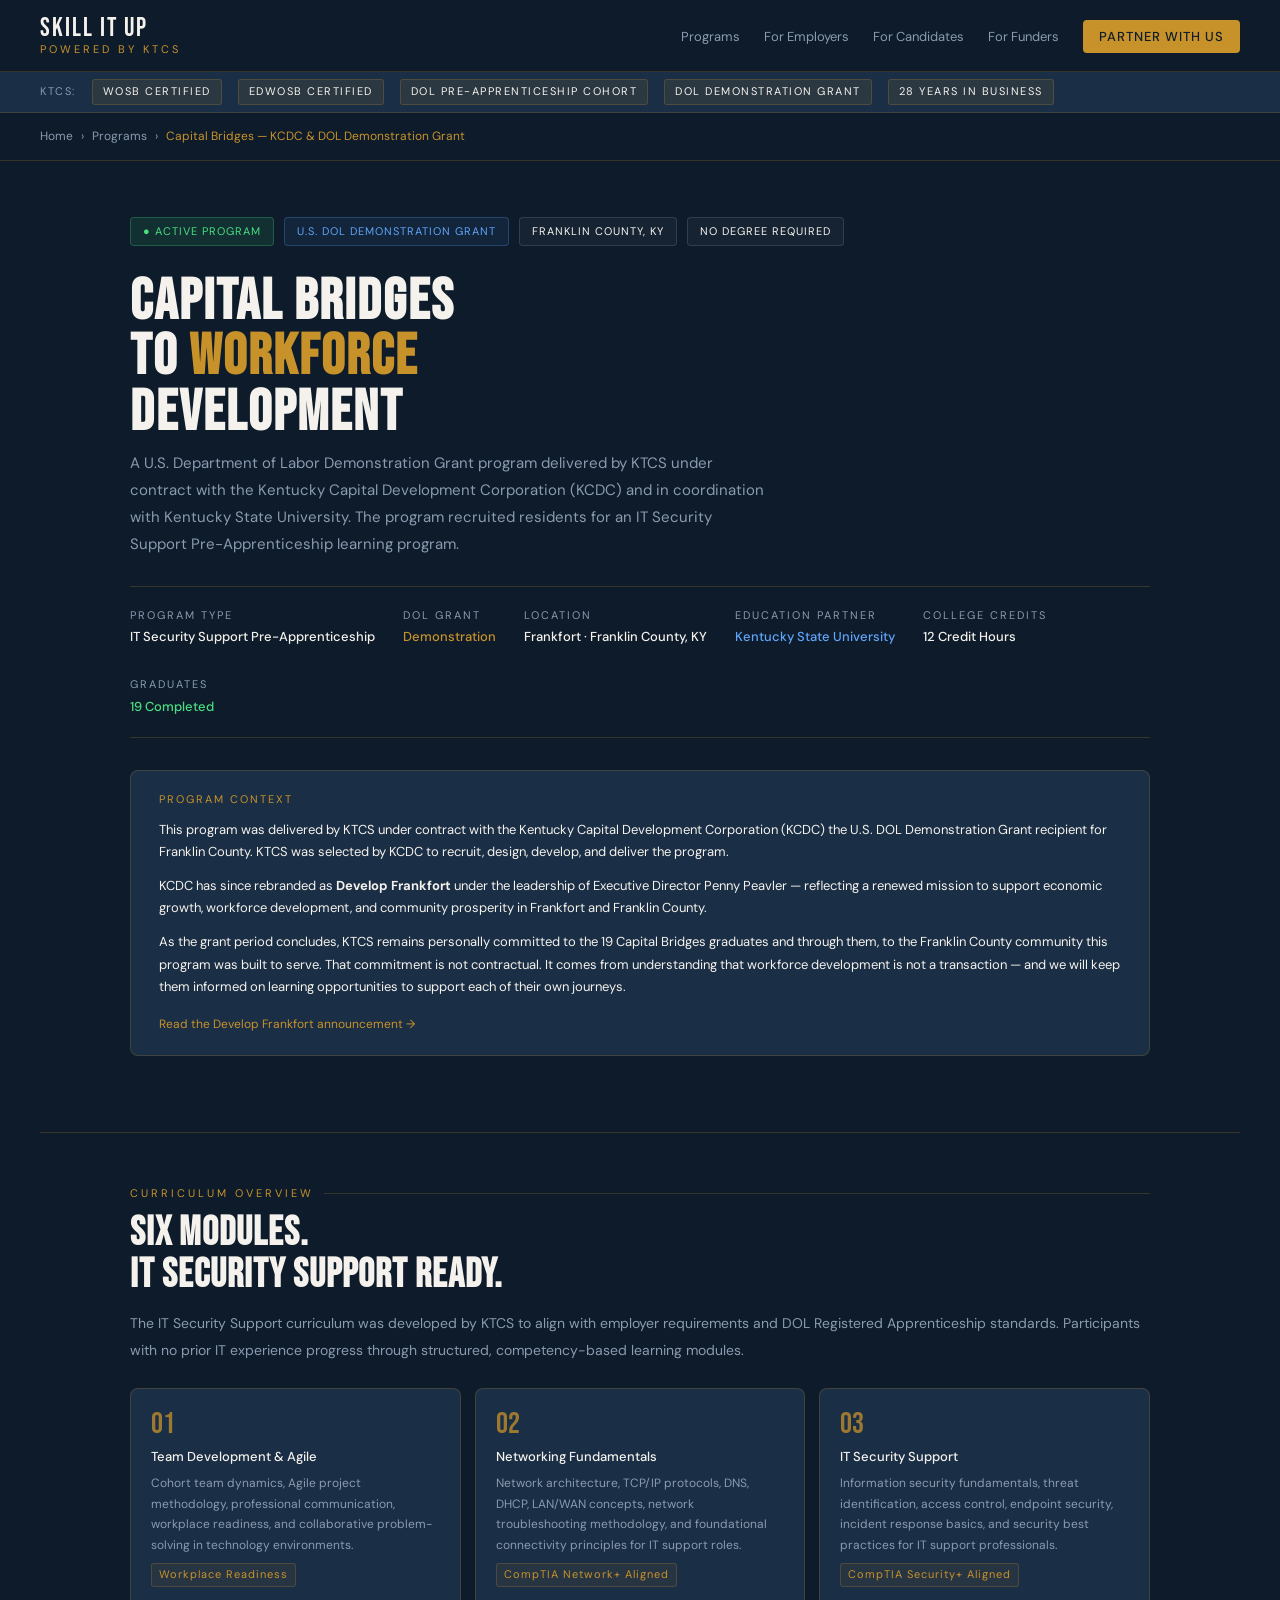
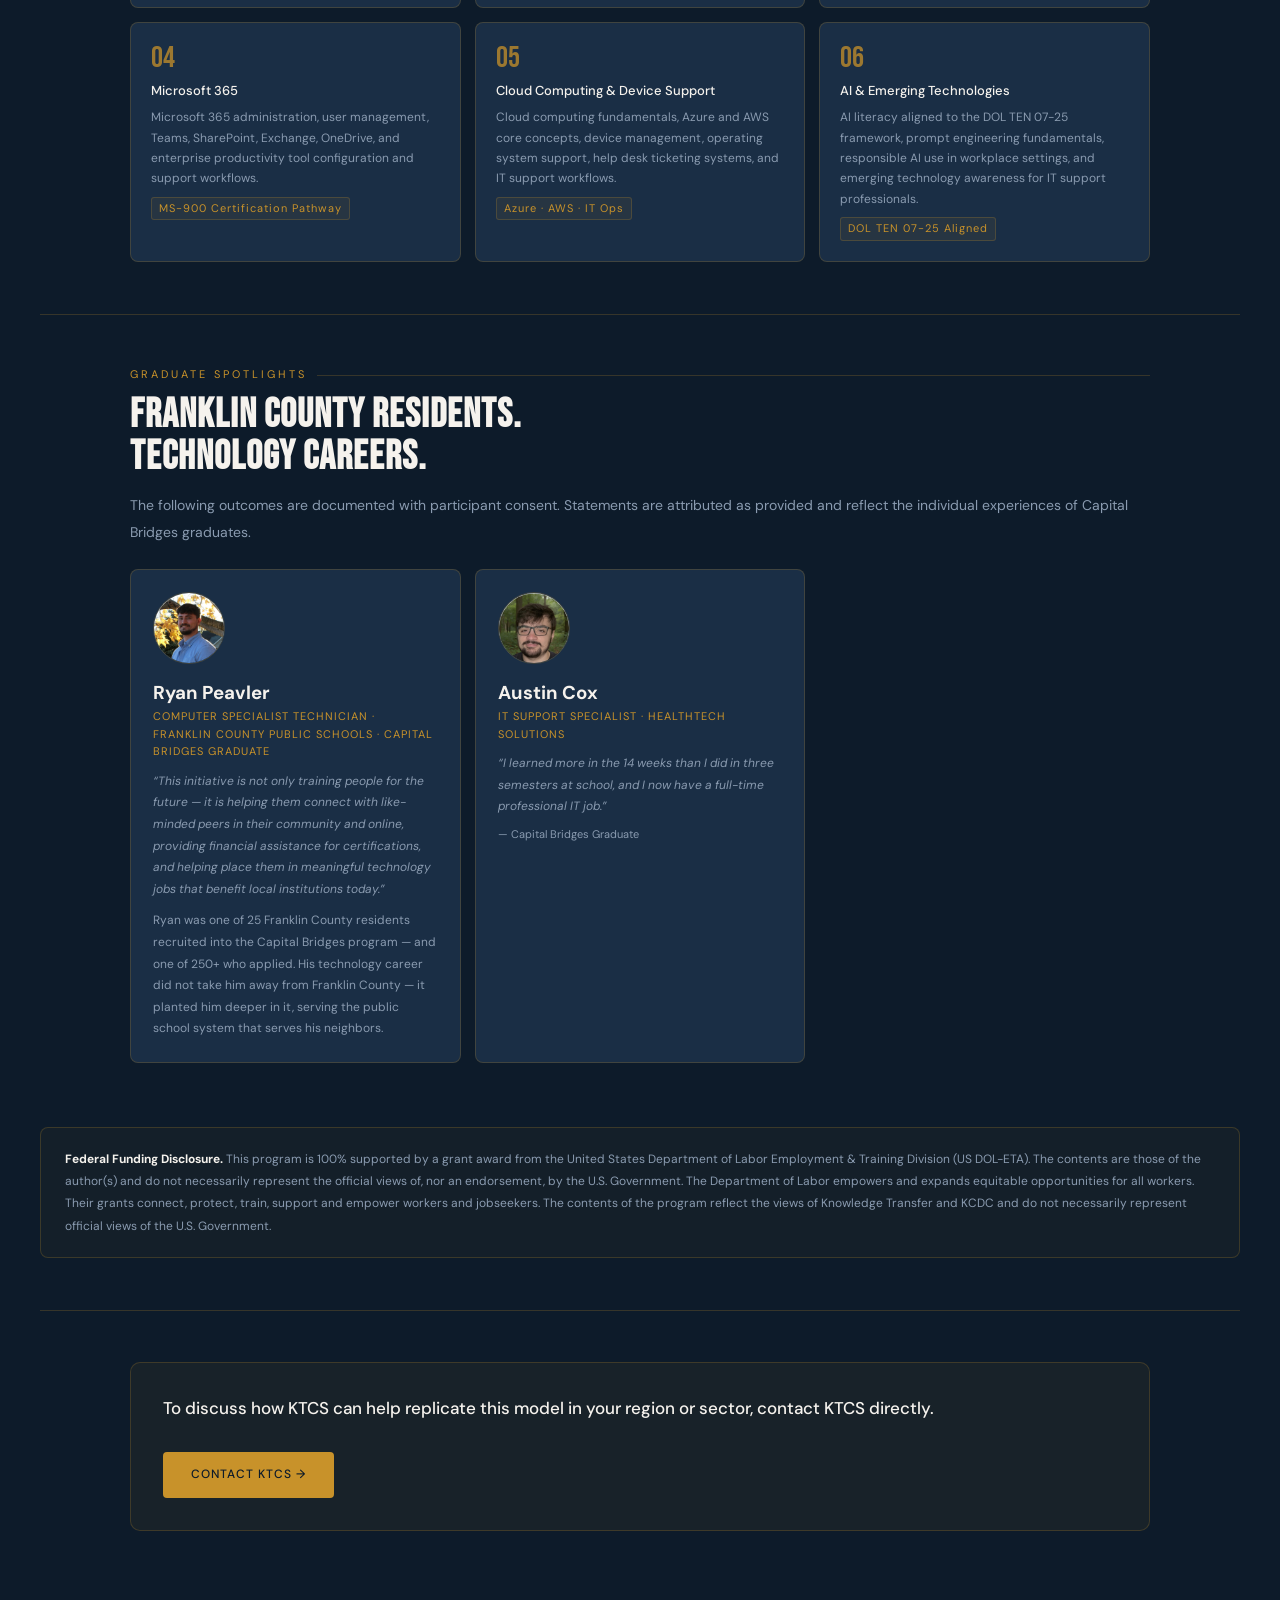
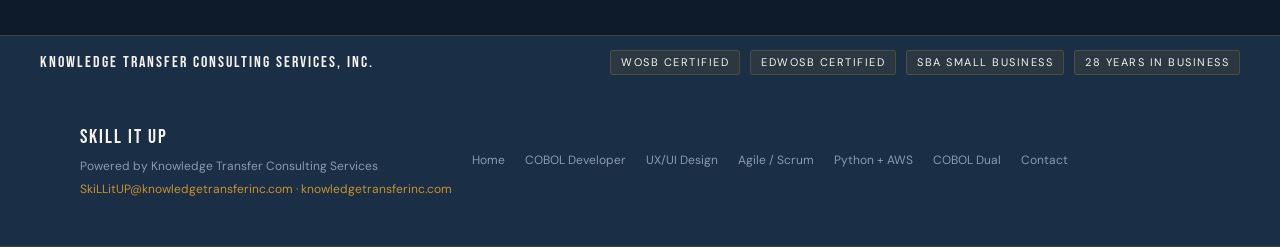
<file: dol-demonstration-grant-capital-bridges.html>
<!DOCTYPE html>
<html lang="en">
<head>
<meta charset="UTF-8">
<meta name="viewport" content="width=device-width, initial-scale=1.0">
<title>Capital Bridges to Workforce Development — KCDC &amp; U.S. DOL Demonstration Grant · Frankfort, KY</title>
<meta name="description" content="U.S. DOL Demonstration. IT Security Support Pre-Apprenticeship with Knowledge Transfer Consulting (KTCS) and Kentucky State University. 19 graduates, 200+ applicants, 12 college credits, Franklin County, KY.">
<meta name="keywords" content="DOL demonstration grant, IT security apprenticeship, pre-apprenticeship Kentucky, KCDC workforce development, Kentucky State University, Franklin County workforce, Knowledge Transfer Consulting pre-apprenticeship">
<link rel="canonical" href="https://skillitup.org/dol-demonstration-grant-capital-bridges.html">
<meta property="og:type" content="website">
<meta property="og:url" content="https://skillitup.org/dol-demonstration-grant-kcdc-frankfort.html">
<meta property="og:title" content="Capital Bridges — KCDC &amp; U.S. DOL Demonstration Grant · IT Security Pre-Apprenticeship">
<meta property="og:description" content="DOL Grant IT Security Support Pre-Apprenticeship in Franklin County, KY. 19 graduates, 12 college credits through Kentucky State University.">
<meta property="og:image" content="https://skillitup.org/assets/images/hero-workforce.jpeg">
<meta name="twitter:card" content="summary_large_image">
<meta name="twitter:title" content="Capital Bridges — KCDC &amp; U.S. DOL Demonstration Grant · IT Security Pre-Apprenticeship">
<meta name="twitter:description" content="DOL Grant. IT Security Support Pre-Apprenticeship in Franklin County, KY. 19 graduates, 12 college credits through Kentucky State University.">
<link rel="preconnect" href="https://fonts.googleapis.com">
<link rel="preconnect" href="https://fonts.gstatic.com" crossorigin>
<link href="https://fonts.googleapis.com/css2?family=Bebas+Neue&family=DM+Sans:wght@300;400;500&display=swap" rel="stylesheet">
<link rel="stylesheet" href="styles.css">
<script type="application/ld+json">
{
  "@context": "https://schema.org",
  "@type": "Course",
  "name": "Capital Bridges IT Security Support Pre-Apprenticeship",
  "description": "U.S. DOL Demonstration Grant-funded IT Security Support Pre-Apprenticeship in Franklin County, KY. Delivered by KTCS in partnership with KCDC and Kentucky State University. 19 graduates earning 12 college credits.",
  "provider": {
    "@type": "Organization",
    "name": "Knowledge Transfer Consulting Services, Inc.",
    "url": "https://skillitup.org"
  },
  "educationalLevel": "Pre-Apprenticeship",
  "locationCreated": {
    "@type": "Place",
    "name": "Frankfort, KY",
    "address": {
      "@type": "PostalAddress",
      "addressLocality": "Frankfort",
      "addressRegion": "KY",
      "addressCountry": "US"
    }
  },
  "offers": {
    "@type": "Offer",
    "price": "0",
    "priceCurrency": "USD"
  }
}
</script>
</head>
<body>

<nav class="nav">
  <a href="index.html" class="brand">
    <span class="brand-main">Skill It Up</span>
    <span class="brand-sub">Powered by KTCS</span>
  </a>
  <ul class="nav-links">
    <li><a href="index.html#programs">Programs</a></li>
    <li><a href="index.html#employers">For Employers</a></li>
    <li><a href="index.html#candidates">For Candidates</a></li>
    <li><a href="index.html#funders">For Funders</a></li>
    <li><a href="mailto:SkiLLitUP@knowledgetransferinc.com" class="nav-cta">Partner With Us</a></li>
  </ul>
</nav>

<div class="cert-bar">
  <span>KTCS:</span>
  <span class="cpill">WOSB Certified</span>
  <span class="cpill">EDWOSB Certified</span>
  <span class="cpill">DOL Pre-Apprenticeship Cohort</span>
  <span class="cpill">DOL Demonstration Grant</span>
  <span class="cpill">28 Years in Business</span>
</div>

<div class="breadcrumb">
  <a href="index.html">Home</a> &rsaquo;
  <a href="index.html#programs">Programs</a> &rsaquo;
  <span>Capital Bridges &mdash; KCDC &amp; DOL Demonstration Grant</span>
</div>

<!-- HERO -->
<section class="prog-hero">
  <div class="hero-badges">
    <span class="badge badge-fortune" style="background:rgba(74,222,128,0.1);border-color:var(--green-border);color:var(--green);">&#9679; Active Program</span>
    <span class="badge badge-data">U.S. DOL Demonstration Grant</span>
    <span class="badge badge-nodegree">Franklin County, KY</span>
    <span class="badge badge-nodegree">No Degree Required</span>
  </div>
  <h1>Capital Bridges<br>to <em>Workforce</em><br>Development</h1>
  <p class="hero-sub">A U.S. Department of Labor Demonstration Grant program delivered by KTCS under contract with the Kentucky Capital Development Corporation (KCDC) and in coordination with Kentucky State University. The program recruited residents for an IT Security Support Pre-Apprenticeship learning program.</p>

  <div class="hero-meta-row">
    <div class="meta-item"><span class="meta-label">Program Type</span><span class="meta-value">IT Security Support Pre-Apprenticeship</span></div>
    <div class="meta-item"><span class="meta-label">DOL Grant</span><span class="meta-value gold">Demonstration</span></div>
    <div class="meta-item"><span class="meta-label">Location</span><span class="meta-value">Frankfort &middot; Franklin County, KY</span></div>
    <div class="meta-item"><span class="meta-label">Education Partner</span><span class="meta-value blue">Kentucky State University</span></div>
    <div class="meta-item"><span class="meta-label">College Credits</span><span class="meta-value">12 Credit Hours</span></div>
    <div class="meta-item"><span class="meta-label">Graduates</span><span class="meta-value green">19 Completed</span></div>
  </div>

  <div style="background:var(--navy-mid);border:0.5px solid var(--border);border-radius:8px;padding:20px 28px;margin-bottom:28px;">
    <div style="font-size:11px;letter-spacing:2px;text-transform:uppercase;color:var(--gold);margin-bottom:10px;">Program Context</div>
    <p style="font-size:13px;color:var(--off-white);line-height:1.7;margin-bottom:12px;">This program was delivered by KTCS under contract with the Kentucky Capital Development Corporation (KCDC) the U.S. DOL Demonstration Grant recipient for Franklin County. KTCS was selected by KCDC to recruit, design, develop, and deliver the program.</p>
    <p style="font-size:13px;color:var(--off-white);line-height:1.7;margin-bottom:12px;">KCDC has since rebranded as <strong>Develop Frankfort</strong> under the leadership of Executive Director Penny Peavler &mdash; reflecting a renewed mission to support economic growth, workforce development, and community prosperity in Frankfort and Franklin County.</p>
    <p style="font-size:13px;color:var(--off-white);line-height:1.7;margin-bottom:12px;">As the grant period concludes, KTCS remains personally committed to the 19 Capital Bridges graduates and through them, to the Franklin County community this program was built to serve. That commitment is not contractual. It comes from understanding that workforce development is not a transaction &mdash; and we will keep them informed on learning opportunities to support each of their own journeys.</p>
    <a href="https://www.developfrankfort.org/_files/ugd/00487b_98bdae4d226b4f93907f117863a0d7c3.pdf" target="_blank" rel="noopener" style="font-size:12px;color:var(--gold);">Read the Develop Frankfort announcement &rarr;</a>
  </div>
</section>
  <div class="divider"></div>

<!-- PARTICIPANT DEMOGRAPHICS -->

<!-- CURRICULUM -->
<section class="section">
  <div class="sec-label">Curriculum Overview</div>
  <h2 class="sec-h2">Six Modules.<br>IT Security Support Ready.</h2>
  <p class="sec-body" style="margin-bottom:8px;">The IT Security Support curriculum was developed by KTCS to align with employer requirements and DOL Registered Apprenticeship standards. Participants with no prior IT experience progress through structured, competency-based learning modules.</p>
  <div class="curr-grid">
    <div class="curr-card">
      <div class="curr-num">01</div>
      <div class="curr-title">Team Development &amp; Agile</div>
      <div class="curr-body">Cohort team dynamics, Agile project methodology, professional communication, workplace readiness, and collaborative problem-solving in technology environments.</div>
      <span class="curr-tag">Workplace Readiness</span>
    </div>
    <div class="curr-card">
      <div class="curr-num">02</div>
      <div class="curr-title">Networking Fundamentals</div>
      <div class="curr-body">Network architecture, TCP/IP protocols, DNS, DHCP, LAN/WAN concepts, network troubleshooting methodology, and foundational connectivity principles for IT support roles.</div>
      <span class="curr-tag">CompTIA Network+ Aligned</span>
    </div>
    <div class="curr-card">
      <div class="curr-num">03</div>
      <div class="curr-title">IT Security Support</div>
      <div class="curr-body">Information security fundamentals, threat identification, access control, endpoint security, incident response basics, and security best practices for IT support professionals.</div>
      <span class="curr-tag">CompTIA Security+ Aligned</span>
    </div>
    <div class="curr-card">
      <div class="curr-num">04</div>
      <div class="curr-title">Microsoft 365</div>
      <div class="curr-body">Microsoft 365 administration, user management, Teams, SharePoint, Exchange, OneDrive, and enterprise productivity tool configuration and support workflows.</div>
      <span class="curr-tag">MS-900 Certification Pathway</span>
    </div>
    <div class="curr-card">
      <div class="curr-num">05</div>
      <div class="curr-title">Cloud Computing &amp; Device Support</div>
      <div class="curr-body">Cloud computing fundamentals, Azure and AWS core concepts, device management, operating system support, help desk ticketing systems, and IT support workflows.</div>
      <span class="curr-tag">Azure &middot; AWS &middot; IT Ops</span>
    </div>
    <div class="curr-card">
      <div class="curr-num">06</div>
      <div class="curr-title">AI &amp; Emerging Technologies</div>
      <div class="curr-body">AI literacy aligned to the DOL TEN 07-25 framework, prompt engineering fundamentals, responsible AI use in workplace settings, and emerging technology awareness for IT support professionals.</div>
      <span class="curr-tag">DOL TEN 07-25 Aligned</span>
    </div>
  </div>
</section>

<div class="divider"></div>

<!-- GRADUATE SPOTLIGHTS -->
<section class="section">
  <div class="sec-label">Graduate Spotlights</div>
  <h2 class="sec-h2">Franklin County Residents.<br>Technology Careers.</h2>
  <p class="sec-body" style="margin-bottom:24px;">The following outcomes are documented with participant consent. Statements are attributed as provided and reflect the individual experiences of Capital Bridges graduates.</p>
  <div class="three-col">

    <div class="info-card">
      <img src="assets/images/Ryan Peavler_circle.png" alt="Ryan Peavler, Capital Bridges Graduate" style="width:72px;height:72px;border-radius:50%;object-fit:cover;margin-bottom:14px;border:1px solid var(--border);display:block;">
      <h3>Ryan Peavler</h3>
      <div style="font-size:11px;letter-spacing:1px;text-transform:uppercase;color:var(--gold);margin-bottom:10px;">Computer Specialist Technician &middot; Franklin County Public Schools &middot; Capital Bridges Graduate</div>
      <p style="font-style:italic;">&ldquo;This initiative is not only training people for the future &mdash; it is helping them connect with like-minded peers in their community and online, providing financial assistance for certifications, and helping place them in meaningful technology jobs that benefit local institutions today.&rdquo;</p>
      <p style="margin-top:10px;font-size:12px;color:var(--muted);">Ryan was one of 25 Franklin County residents recruited into the Capital Bridges program &mdash; and one of 250+ who applied. His technology career did not take him away from Franklin County &mdash; it planted him deeper in it, serving the public school system that serves his neighbors.</p>
    </div>

    <div class="info-card">
      <img src="assets/images/Austin Cox.png" alt="Austin Cox, Capital Bridges Graduate" style="width:72px;height:72px;border-radius:50%;object-fit:cover;margin-bottom:14px;border:1px solid var(--border);display:block;">
      <h3>Austin Cox</h3>
      <div style="font-size:11px;letter-spacing:1px;text-transform:uppercase;color:var(--gold);margin-bottom:10px;">IT Support Specialist &middot; HealthTech Solutions</div>
      <p style="font-style:italic;">&ldquo;I learned more in the 14 weeks than I did in three semesters at school, and I now have a full-time professional IT job.&rdquo;</p>
      <div style="margin-top:8px;font-size:11px;color:var(--muted);">&mdash; Capital Bridges Graduate</div>
    </div>

  </div><!-- closes .three-col -->
</section>

<!-- DOL DISCLAIMER -->
<div class="dol-disclaimer">
  <p><strong>Federal Funding Disclosure.</strong> This program is 100% supported by a grant award from the United States Department of Labor Employment &amp; Training Division (US DOL-ETA). The contents are those of the author(s) and do not necessarily represent the official views of, nor an endorsement, by the U.S. Government. The Department of Labor empowers and expands equitable opportunities for all workers. Their grants connect, protect, train, support and empower workers and jobseekers. The contents of the program reflect the views of Knowledge Transfer and KCDC and do not necessarily represent official views of the U.S. Government.</p>
</div>

<div class="divider" style="margin-top:52px;"></div>

<!-- CTA -->
<section class="section">
  <div class="ref-inner">
    <div>
      <h3>To discuss how KTCS can help replicate this model in your region or sector, contact KTCS directly.</h3>
    </div>
    <a href="mailto:SkiLLitUP@knowledgetransferinc.com" class="btn-primary" style="white-space:nowrap;">Contact KTCS &rarr;</a>
  </div>
</section>

<!-- CREDENTIALS DIVIDER -->
<div class="cred-divider">
  <div class="cred-divider-left">Knowledge Transfer Consulting Services, Inc.</div>
  <div class="cred-pills">
    <span class="cpill">WOSB Certified</span>
    <span class="cpill">EDWOSB Certified</span>
    <span class="cpill">SBA Small Business</span>
      <span class="cpill">28 Years in Business</span>
  </div>


<footer class="site-footer">
  <div>
    <div class="footer-brand">Skill It Up</div>
    <div style="margin-top:4px;">Powered by Knowledge Transfer Consulting Services</div>
    <div style="margin-top:4px;color:var(--gold);">SkiLLitUP@knowledgetransferinc.com &middot; knowledgetransferinc.com</div>
  </div>
  <div class="footer-links">
    <a href="index.html">Home</a>
    <a href="cobol-mainframe-developer.html">COBOL Developer</a>
    <a href="uxui-design-healthcare.html">UX/UI Design</a>
    <a href="agile-scrum-master.html">Agile / Scrum</a>
    <a href="python-fullstack-aws-cloud.html">Python + AWS</a>
    <a href="cobol-mainframe-dual-placement.html">COBOL Dual</a>
    <a href="mailto:SkiLLitUP@knowledgetransferinc.com">Contact</a>
  </div>
</footer>

</body>
</html>
</file>
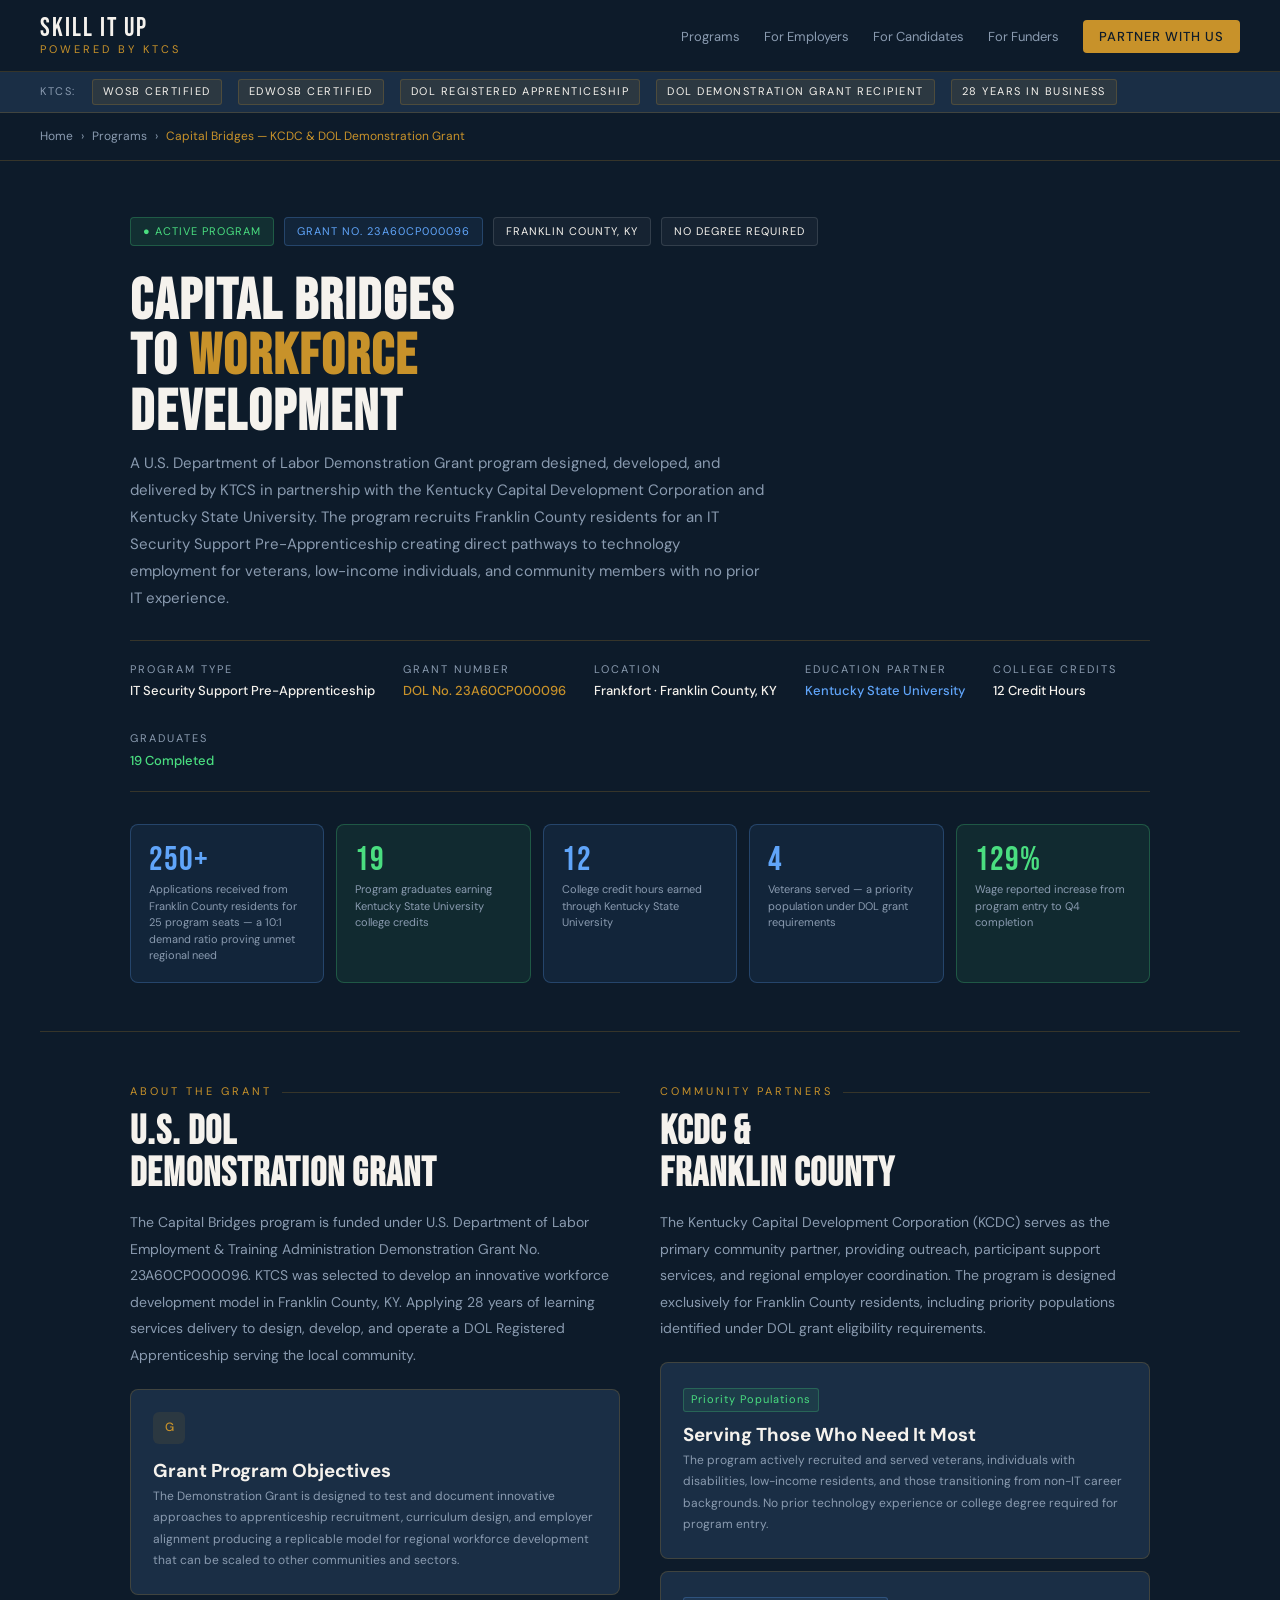
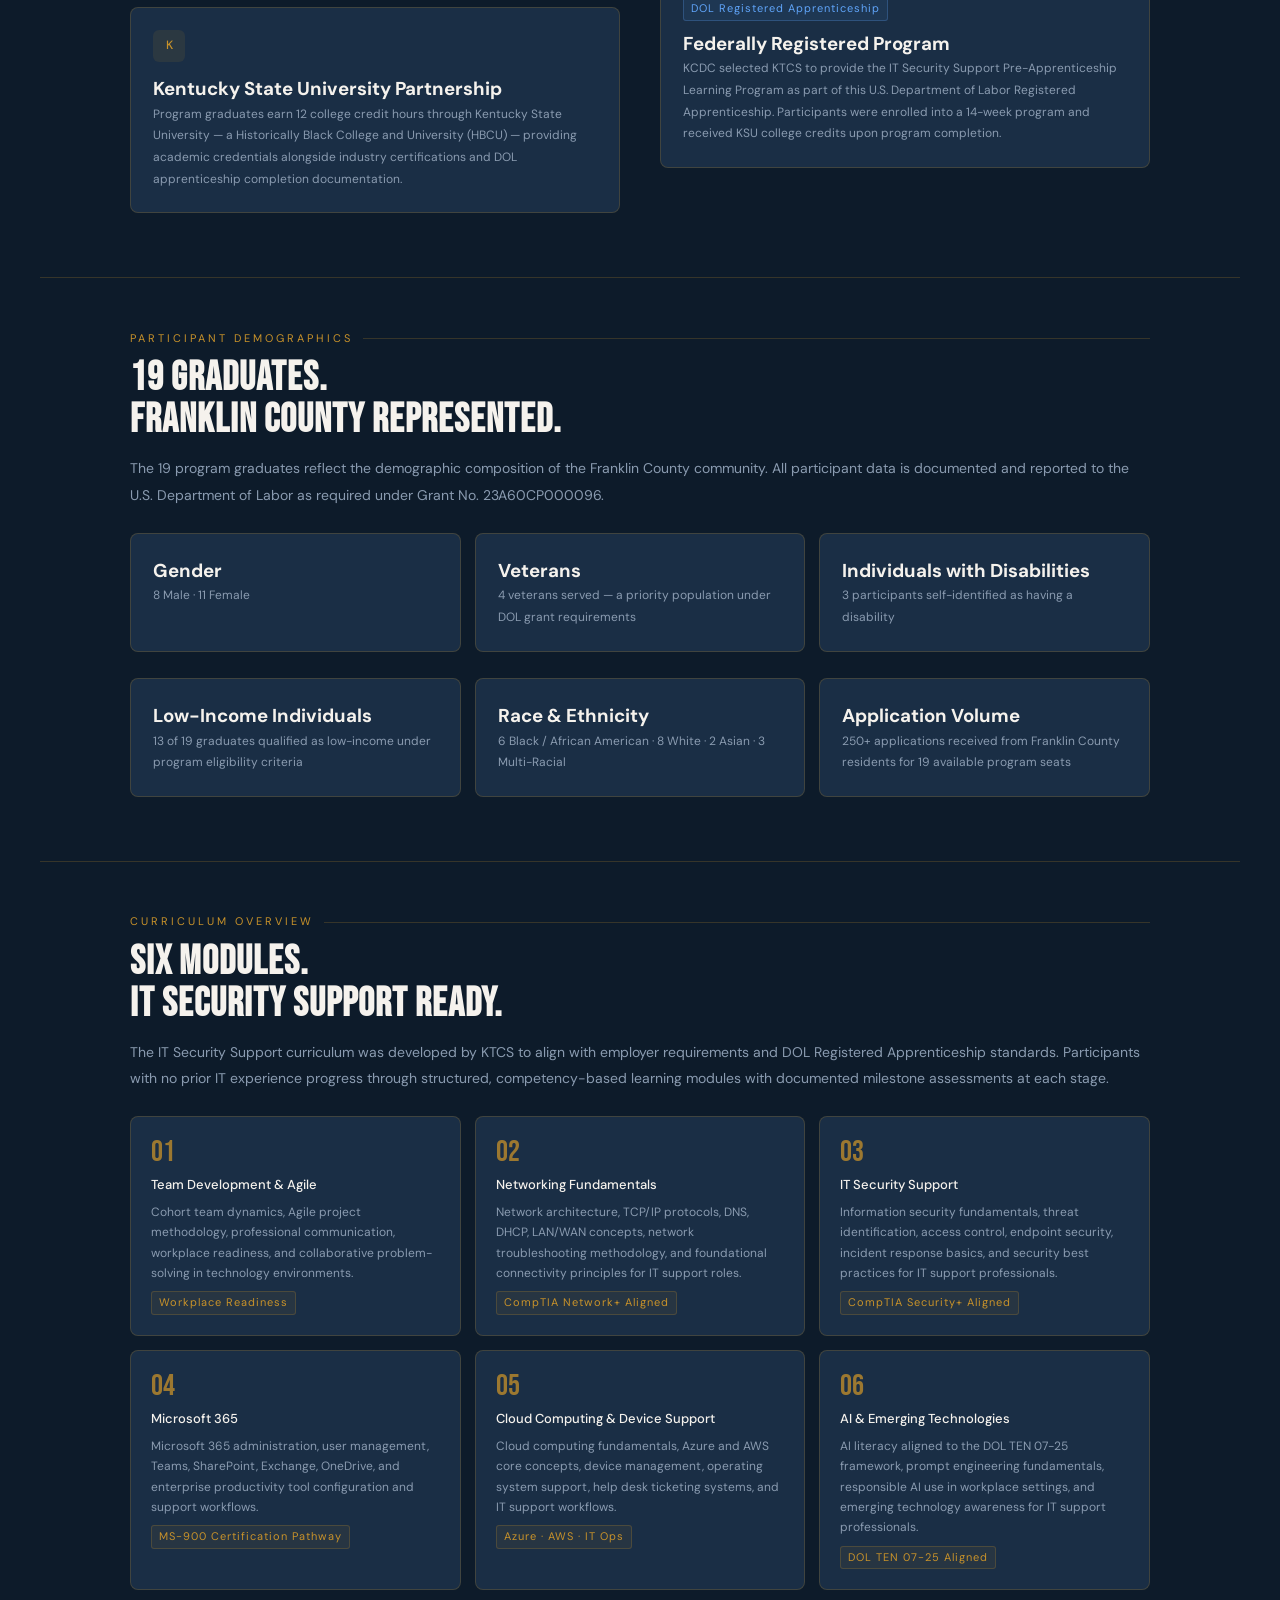
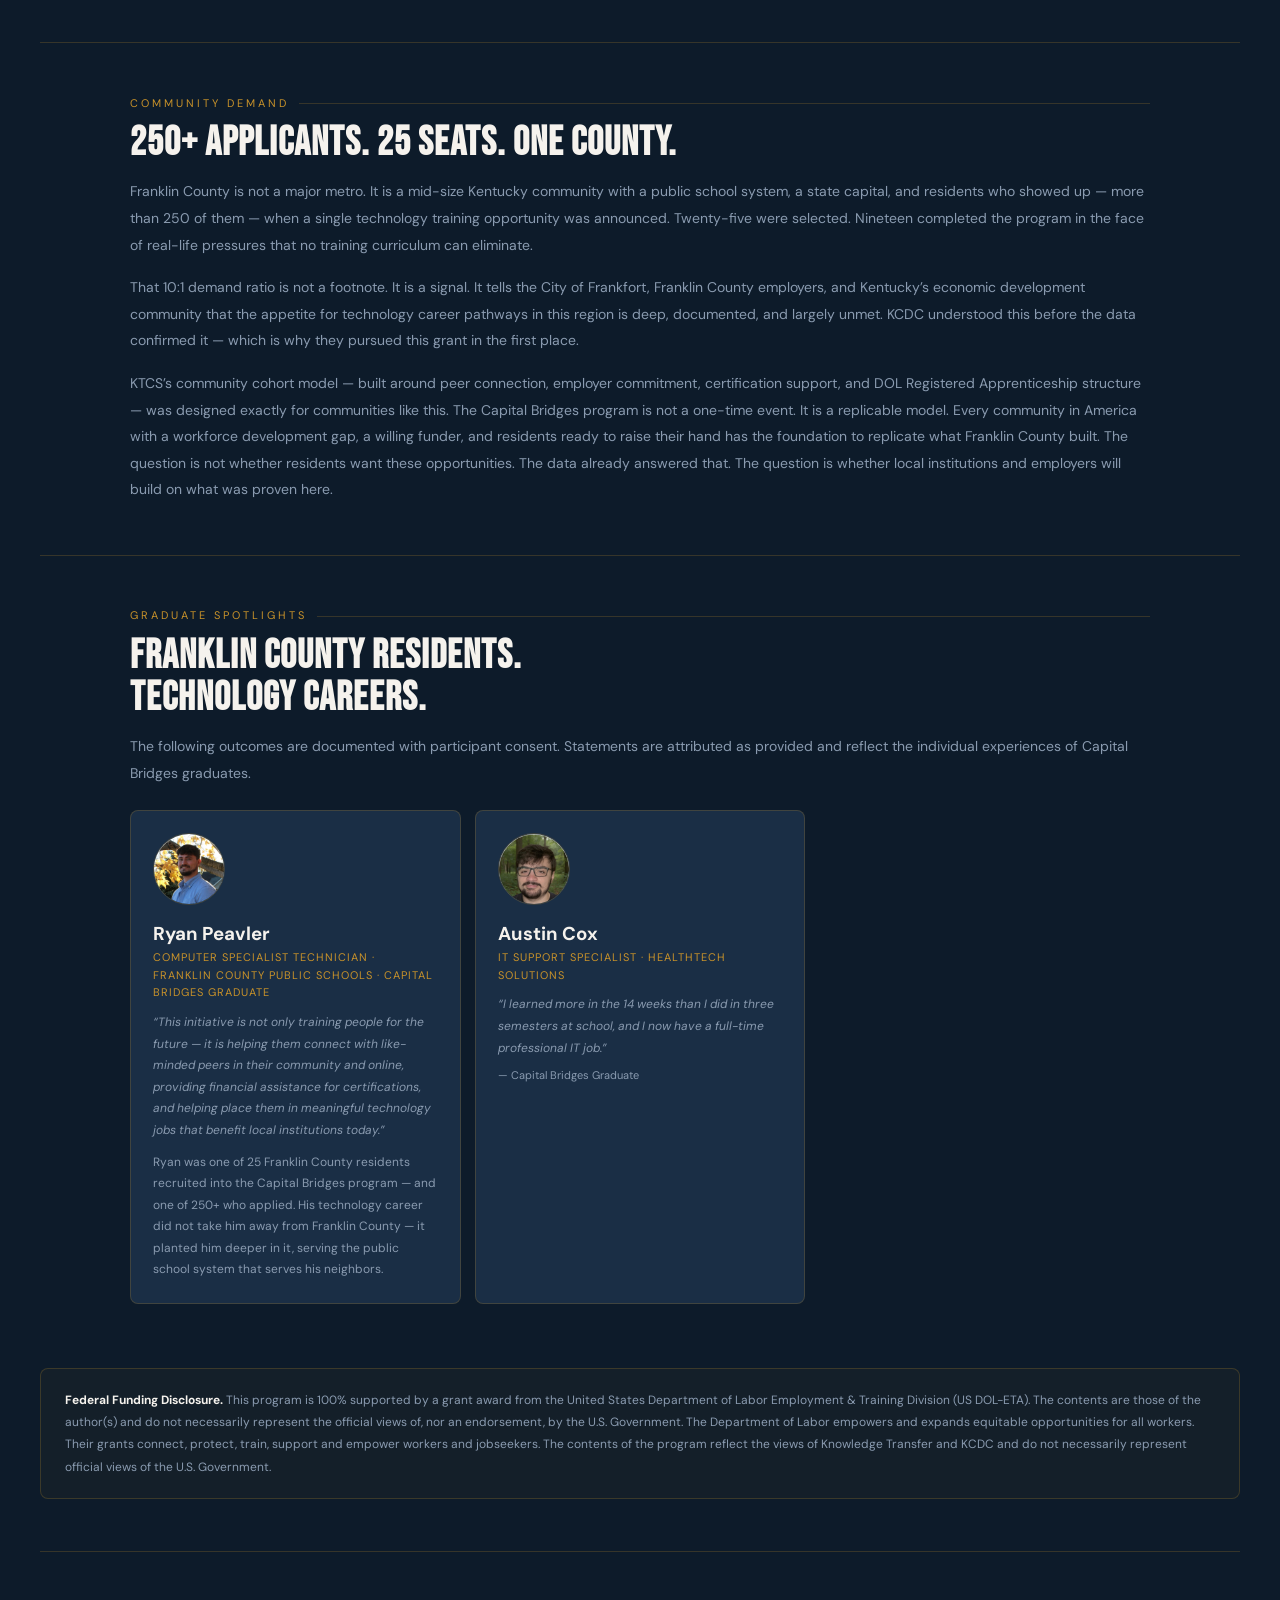
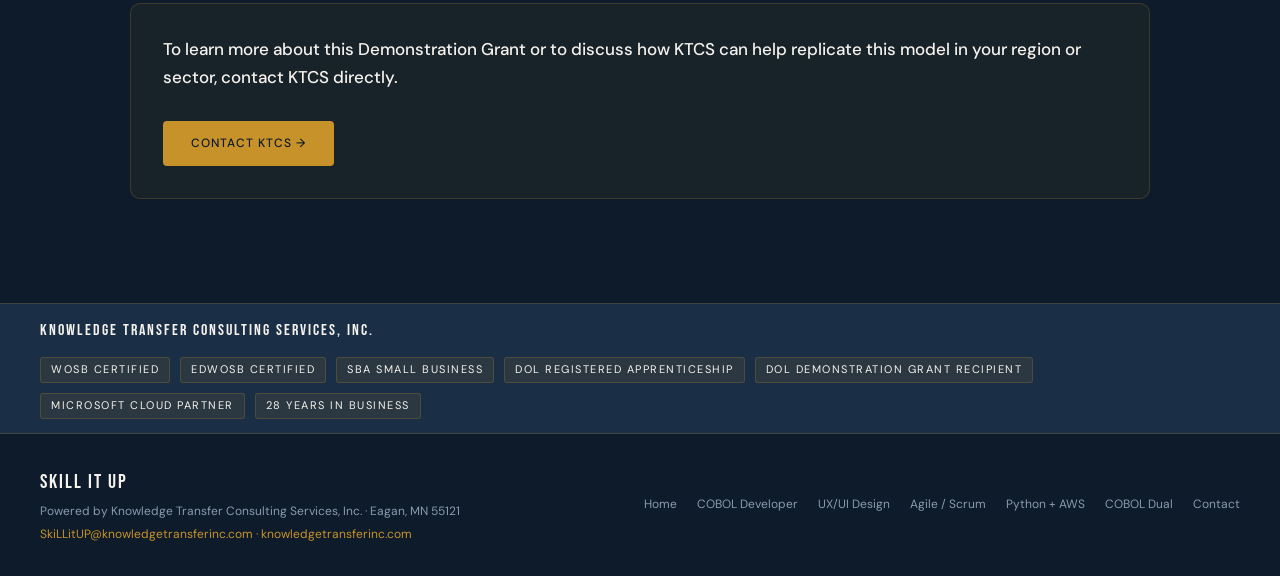
<file: dol-demonstration-grant-kcdc-frankfort.html>
<!DOCTYPE html>
<html lang="en">
<head>
<meta charset="UTF-8">
<meta name="viewport" content="width=device-width, initial-scale=1.0">
<title>Capital Bridges to Workforce Development — KCDC &amp; U.S. DOL Demonstration Grant · Frankfort, KY</title>
<meta name="description" content="U.S. DOL Demonstration Grant No. 23A60CP000096. IT Security Support Pre-Apprenticeship in partnership with KCDC and Kentucky State University. 19 graduates, 250+ applicants, 12 college credits, Franklin County, KY.">
<meta name="keywords" content="DOL demonstration grant, IT security apprenticeship, pre-apprenticeship Kentucky, KCDC workforce development, Kentucky State University, Franklin County workforce, KTCS apprenticeship">
<link rel="canonical" href="https://skillitup.org/dol-demonstration-grant-kcdc-frankfort.html">
<meta property="og:type" content="website">
<meta property="og:url" content="https://skillitup.org/dol-demonstration-grant-kcdc-frankfort.html">
<meta property="og:title" content="Capital Bridges — KCDC &amp; U.S. DOL Demonstration Grant · IT Security Pre-Apprenticeship">
<meta property="og:description" content="DOL Grant No. 23A60CP000096. IT Security Support Pre-Apprenticeship in Franklin County, KY. 19 graduates, 12 college credits through Kentucky State University.">
<meta property="og:image" content="https://skillitup.org/assets/images/hero-workforce.jpeg">
<meta name="twitter:card" content="summary_large_image">
<meta name="twitter:title" content="Capital Bridges — KCDC &amp; U.S. DOL Demonstration Grant · IT Security Pre-Apprenticeship">
<meta name="twitter:description" content="DOL Grant No. 23A60CP000096. IT Security Support Pre-Apprenticeship in Franklin County, KY. 19 graduates, 12 college credits through Kentucky State University.">
<link rel="preconnect" href="https://fonts.googleapis.com">
<link rel="preconnect" href="https://fonts.gstatic.com" crossorigin>
<link href="https://fonts.googleapis.com/css2?family=Bebas+Neue&family=DM+Sans:wght@300;400;500&display=swap" rel="stylesheet">
<link rel="stylesheet" href="styles.css">
<script type="application/ld+json">
{
  "@context": "https://schema.org",
  "@type": "Course",
  "name": "Capital Bridges IT Security Support Pre-Apprenticeship",
  "description": "U.S. DOL Demonstration Grant-funded IT Security Support Pre-Apprenticeship in Franklin County, KY. Delivered by KTCS in partnership with KCDC and Kentucky State University. 19 graduates earning 12 college credits.",
  "provider": {
    "@type": "Organization",
    "name": "Knowledge Transfer Consulting Services, Inc.",
    "url": "https://skillitup.org"
  },
  "educationalLevel": "Pre-Apprenticeship",
  "locationCreated": {
    "@type": "Place",
    "name": "Frankfort, KY",
    "address": {
      "@type": "PostalAddress",
      "addressLocality": "Frankfort",
      "addressRegion": "KY",
      "addressCountry": "US"
    }
  },
  "offers": {
    "@type": "Offer",
    "price": "0",
    "priceCurrency": "USD"
  }
}
</script>
</head>
<body>

<nav class="nav">
  <a href="index.html" class="brand">
    <span class="brand-main">Skill It Up</span>
    <span class="brand-sub">Powered by KTCS</span>
  </a>
  <ul class="nav-links">
    <li><a href="index.html#programs">Programs</a></li>
    <li><a href="index.html#employers">For Employers</a></li>
    <li><a href="index.html#candidates">For Candidates</a></li>
    <li><a href="index.html#funders">For Funders</a></li>
    <li><a href="mailto:SkiLLitUP@knowledgetransferinc.com" class="nav-cta">Partner With Us</a></li>
  </ul>
</nav>

<div class="cert-bar">
  <span>KTCS:</span>
  <span class="cpill">WOSB Certified</span>
  <span class="cpill">EDWOSB Certified</span>
  <span class="cpill">DOL Registered Apprenticeship</span>
  <span class="cpill">DOL Demonstration Grant Recipient</span>
  <span class="cpill">28 Years in Business</span>
</div>

<div class="breadcrumb">
  <a href="index.html">Home</a> &rsaquo;
  <a href="index.html#programs">Programs</a> &rsaquo;
  <span>Capital Bridges &mdash; KCDC &amp; DOL Demonstration Grant</span>
</div>

<!-- HERO -->
<section class="prog-hero">
  <div class="hero-badges">
    <span class="badge badge-fortune" style="background:rgba(74,222,128,0.1);border-color:var(--green-border);color:var(--green);">&#9679; Active Program</span>
    <span class="badge badge-data">Grant No. 23A60CP000096</span>
    <span class="badge badge-nodegree">Franklin County, KY</span>
    <span class="badge badge-nodegree">No Degree Required</span>
  </div>
  <h1>Capital Bridges<br>to <em>Workforce</em><br>Development</h1>
  <p class="hero-sub">A U.S. Department of Labor Demonstration Grant program designed, developed, and delivered by KTCS in partnership with the Kentucky Capital Development Corporation and Kentucky State University. The program recruits Franklin County residents for an IT Security Support Pre-Apprenticeship creating direct pathways to technology employment for veterans, low-income individuals, and community members with no prior IT experience.</p>

  <div class="hero-meta-row">
    <div class="meta-item"><span class="meta-label">Program Type</span><span class="meta-value">IT Security Support Pre-Apprenticeship</span></div>
    <div class="meta-item"><span class="meta-label">Grant Number</span><span class="meta-value gold">DOL No. 23A60CP000096</span></div>
    <div class="meta-item"><span class="meta-label">Location</span><span class="meta-value">Frankfort &middot; Franklin County, KY</span></div>
    <div class="meta-item"><span class="meta-label">Education Partner</span><span class="meta-value blue">Kentucky State University</span></div>
    <div class="meta-item"><span class="meta-label">College Credits</span><span class="meta-value">12 Credit Hours</span></div>
    <div class="meta-item"><span class="meta-label">Graduates</span><span class="meta-value green">19 Completed</span></div>
  </div>

  <div class="prog-stat-row">
    <div class="scard blue"><div class="scard-num">250+</div><div class="scard-lbl">Applications received from Franklin County residents for 25 program seats &mdash; a 10:1 demand ratio proving unmet regional need</div></div>
    <div class="scard green"><div class="scard-num">19</div><div class="scard-lbl">Program graduates earning Kentucky State University college credits</div></div>
    <div class="scard blue"><div class="scard-num">12</div><div class="scard-lbl">College credit hours earned through Kentucky State University</div></div>
    <div class="scard blue"><div class="scard-num">4</div><div class="scard-lbl">Veterans served &mdash; a priority population under DOL grant requirements</div></div>
    <div class="scard green"><div class="scard-num">129%</div><div class="scard-lbl">Wage reported increase from program entry to Q4 completion</div></div>
  </div>
</section>

<div class="divider"></div>

<!-- ABOUT THE GRANT -->
<section class="section">
  <div class="two-col">
    <div>
      <div class="sec-label">About the Grant</div>
      <h2 class="sec-h2">U.S. DOL<br>Demonstration Grant</h2>
      <p class="sec-body" style="margin-bottom:20px;">The Capital Bridges program is funded under U.S. Department of Labor Employment &amp; Training Administration Demonstration Grant No. 23A60CP000096. KTCS was selected to develop an innovative workforce development model in Franklin County, KY. Applying 28 years of learning services delivery to design, develop, and operate a DOL Registered Apprenticeship serving the local community.</p>
      <div class="info-card">
        <div class="cicon">G</div>
        <h3>Grant Program Objectives</h3>
        <p>The Demonstration Grant is designed to test and document innovative approaches to apprenticeship recruitment, curriculum design, and employer alignment producing a replicable model for regional workforce development that can be scaled to other communities and sectors.</p>
      </div>
      <div class="info-card">
        <div class="cicon">K</div>
        <h3>Kentucky State University Partnership</h3>
        <p>Program graduates earn 12 college credit hours through Kentucky State University &mdash; a Historically Black College and University (HBCU) &mdash; providing academic credentials alongside industry certifications and DOL apprenticeship completion documentation.</p>
      </div>
    </div>
    <div>
      <div class="sec-label">Community Partners</div>
      <h2 class="sec-h2">KCDC &amp;<br>Franklin County</h2>
      <p class="sec-body" style="margin-bottom:20px;">The Kentucky Capital Development Corporation (KCDC) serves as the primary community partner, providing outreach, participant support services, and regional employer coordination. The program is designed exclusively for Franklin County residents, including priority populations identified under DOL grant eligibility requirements.</p>
      <div class="info-card">
        <div class="green-tag">Priority Populations</div>
        <h3>Serving Those Who Need It Most</h3>
        <p>The program actively recruited and served veterans, individuals with disabilities, low-income residents, and those transitioning from non-IT career backgrounds. No prior technology experience or college degree required for program entry.</p>
      </div>
      <div class="info-card">
        <div class="blue-tag">DOL Registered Apprenticeship</div>
        <h3>Federally Registered Program</h3>
        <p>KCDC selected KTCS to provide the IT Security Support Pre-Apprenticeship Learning Program as part of this U.S. Department of Labor Registered Apprenticeship. Participants were enrolled into a 14-week program and received KSU college credits upon program completion.</p>
      </div>
    </div>
  </div>
</section>

<div class="divider"></div>

<!-- PARTICIPANT DEMOGRAPHICS -->
<section class="section">
  <div class="sec-label">Participant Demographics</div>
  <h2 class="sec-h2">19 Graduates.<br>Franklin County Represented.</h2>
  <p class="sec-body" style="margin-bottom:24px;">The 19 program graduates reflect the demographic composition of the Franklin County community. All participant data is documented and reported to the U.S. Department of Labor as required under Grant No. 23A60CP000096.</p>
  <div class="three-col">
    <div class="info-card">
      <h3>Gender</h3>
      <p>8 Male &middot; 11 Female</p>
    </div>
    <div class="info-card">
      <h3>Veterans</h3>
      <p>4 veterans served &mdash; a priority population under DOL grant requirements</p>
    </div>
    <div class="info-card">
      <h3>Individuals with Disabilities</h3>
      <p>3 participants self-identified as having a disability</p>
    </div>
    <div class="info-card">
      <h3>Low-Income Individuals</h3>
      <p>13 of 19 graduates qualified as low-income under program eligibility criteria</p>
    </div>
    <div class="info-card">
      <h3>Race &amp; Ethnicity</h3>
      <p>6 Black / African American &middot; 8 White &middot; 2 Asian &middot; 3 Multi-Racial</p>
    </div>
    <div class="info-card">
      <h3>Application Volume</h3>
      <p>250+ applications received from Franklin County residents for 19 available program seats</p>
    </div>
  </div>
</section>

<div class="divider"></div>

<!-- CURRICULUM -->
<section class="section">
  <div class="sec-label">Curriculum Overview</div>
  <h2 class="sec-h2">Six Modules.<br>IT Security Support Ready.</h2>
  <p class="sec-body" style="margin-bottom:8px;">The IT Security Support curriculum was developed by KTCS to align with employer requirements and DOL Registered Apprenticeship standards. Participants with no prior IT experience progress through structured, competency-based learning modules with documented milestone assessments at each stage.</p>
  <div class="curr-grid">
    <div class="curr-card">
      <div class="curr-num">01</div>
      <div class="curr-title">Team Development &amp; Agile</div>
      <div class="curr-body">Cohort team dynamics, Agile project methodology, professional communication, workplace readiness, and collaborative problem-solving in technology environments.</div>
      <span class="curr-tag">Workplace Readiness</span>
    </div>
    <div class="curr-card">
      <div class="curr-num">02</div>
      <div class="curr-title">Networking Fundamentals</div>
      <div class="curr-body">Network architecture, TCP/IP protocols, DNS, DHCP, LAN/WAN concepts, network troubleshooting methodology, and foundational connectivity principles for IT support roles.</div>
      <span class="curr-tag">CompTIA Network+ Aligned</span>
    </div>
    <div class="curr-card">
      <div class="curr-num">03</div>
      <div class="curr-title">IT Security Support</div>
      <div class="curr-body">Information security fundamentals, threat identification, access control, endpoint security, incident response basics, and security best practices for IT support professionals.</div>
      <span class="curr-tag">CompTIA Security+ Aligned</span>
    </div>
    <div class="curr-card">
      <div class="curr-num">04</div>
      <div class="curr-title">Microsoft 365</div>
      <div class="curr-body">Microsoft 365 administration, user management, Teams, SharePoint, Exchange, OneDrive, and enterprise productivity tool configuration and support workflows.</div>
      <span class="curr-tag">MS-900 Certification Pathway</span>
    </div>
    <div class="curr-card">
      <div class="curr-num">05</div>
      <div class="curr-title">Cloud Computing &amp; Device Support</div>
      <div class="curr-body">Cloud computing fundamentals, Azure and AWS core concepts, device management, operating system support, help desk ticketing systems, and IT support workflows.</div>
      <span class="curr-tag">Azure &middot; AWS &middot; IT Ops</span>
    </div>
    <div class="curr-card">
      <div class="curr-num">06</div>
      <div class="curr-title">AI &amp; Emerging Technologies</div>
      <div class="curr-body">AI literacy aligned to the DOL TEN 07-25 framework, prompt engineering fundamentals, responsible AI use in workplace settings, and emerging technology awareness for IT support professionals.</div>
      <span class="curr-tag">DOL TEN 07-25 Aligned</span>
    </div>
  </div>
</section>

<div class="divider"></div>

<section class="section">
  <div class="sec-label">Community Demand</div>
  <h2 class="sec-h2">250+ Applicants. 25 Seats. One County.</h2>
  <p class="sec-body">Franklin County is not a major metro. It is a mid-size Kentucky community with a public school system, a state capital, and residents who showed up &mdash; more than 250 of them &mdash; when a single technology training opportunity was announced. Twenty-five were selected. Nineteen completed the program in the face of real-life pressures that no training curriculum can eliminate.</p>
  <p class="sec-body" style="margin-top:16px;">That 10:1 demand ratio is not a footnote. It is a signal. It tells the City of Frankfort, Franklin County employers, and Kentucky&rsquo;s economic development community that the appetite for technology career pathways in this region is deep, documented, and largely unmet. KCDC understood this before the data confirmed it &mdash; which is why they pursued this grant in the first place.</p>
  <p class="sec-body" style="margin-top:16px;">KTCS&rsquo;s community cohort model &mdash; built around peer connection, employer commitment, certification support, and DOL Registered Apprenticeship structure &mdash; was designed exactly for communities like this. The Capital Bridges program is not a one-time event. It is a replicable model. Every community in America with a workforce development gap, a willing funder, and residents ready to raise their hand has the foundation to replicate what Franklin County built. The question is not whether residents want these opportunities. The data already answered that. The question is whether local institutions and employers will build on what was proven here.</p>
</section>

<div class="divider"></div>

<!-- GRADUATE SPOTLIGHTS -->
<section class="section">
  <div class="sec-label">Graduate Spotlights</div>
  <h2 class="sec-h2">Franklin County Residents.<br>Technology Careers.</h2>
  <p class="sec-body" style="margin-bottom:24px;">The following outcomes are documented with participant consent. Statements are attributed as provided and reflect the individual experiences of Capital Bridges graduates.</p>
  <div class="three-col">

    <div class="info-card">
      <img src="assets/images/Ryan Peavler_circle.png" alt="Ryan Peavler, Capital Bridges Graduate" style="width:72px;height:72px;border-radius:50%;object-fit:cover;margin-bottom:14px;border:1px solid var(--border);display:block;">
      <h3>Ryan Peavler</h3>
      <div style="font-size:11px;letter-spacing:1px;text-transform:uppercase;color:var(--gold);margin-bottom:10px;">Computer Specialist Technician &middot; Franklin County Public Schools &middot; Capital Bridges Graduate</div>
      <p style="font-style:italic;">&ldquo;This initiative is not only training people for the future &mdash; it is helping them connect with like-minded peers in their community and online, providing financial assistance for certifications, and helping place them in meaningful technology jobs that benefit local institutions today.&rdquo;</p>
      <p style="margin-top:10px;font-size:12px;color:var(--muted);">Ryan was one of 25 Franklin County residents recruited into the Capital Bridges program &mdash; and one of 250+ who applied. His technology career did not take him away from Franklin County &mdash; it planted him deeper in it, serving the public school system that serves his neighbors.</p>
    </div>

    <div class="info-card">
      <img src="assets/images/Austin Cox.png" alt="Austin Cox, Capital Bridges Graduate" style="width:72px;height:72px;border-radius:50%;object-fit:cover;margin-bottom:14px;border:1px solid var(--border);display:block;">
      <h3>Austin Cox</h3>
      <div style="font-size:11px;letter-spacing:1px;text-transform:uppercase;color:var(--gold);margin-bottom:10px;">IT Support Specialist &middot; HealthTech Solutions</div>
      <p style="font-style:italic;">&ldquo;I learned more in the 14 weeks than I did in three semesters at school, and I now have a full-time professional IT job.&rdquo;</p>
      <div style="margin-top:8px;font-size:11px;color:var(--muted);">&mdash; Capital Bridges Graduate</div>
    </div>

  </div><!-- closes .three-col -->
</section>

<!-- DOL DISCLAIMER -->
<div class="dol-disclaimer">
  <p><strong>Federal Funding Disclosure.</strong> This program is 100% supported by a grant award from the United States Department of Labor Employment &amp; Training Division (US DOL-ETA). The contents are those of the author(s) and do not necessarily represent the official views of, nor an endorsement, by the U.S. Government. The Department of Labor empowers and expands equitable opportunities for all workers. Their grants connect, protect, train, support and empower workers and jobseekers. The contents of the program reflect the views of Knowledge Transfer and KCDC and do not necessarily represent official views of the U.S. Government.</p>
</div>

<div class="divider" style="margin-top:52px;"></div>

<!-- CTA -->
<section class="section">
  <div class="ref-inner">
    <div>
      <h3>To learn more about this Demonstration Grant or to discuss how KTCS can help replicate this model in your region or sector, contact KTCS directly.</h3>
    </div>
    <a href="mailto:SkiLLitUP@knowledgetransferinc.com" class="btn-primary" style="white-space:nowrap;">Contact KTCS &rarr;</a>
  </div>
</section>

<!-- CREDENTIALS DIVIDER -->
<div class="cred-divider">
  <div class="cred-divider-left">Knowledge Transfer Consulting Services, Inc.</div>
  <div class="cred-pills">
    <span class="cpill">WOSB Certified</span>
    <span class="cpill">EDWOSB Certified</span>
    <span class="cpill">SBA Small Business</span>
    <span class="cpill">DOL Registered Apprenticeship</span>
    <span class="cpill">DOL Demonstration Grant Recipient</span>
    <span class="cpill">Microsoft Cloud Partner</span>
    <span class="cpill">28 Years in Business</span>
  </div>
</div>

<footer class="site-footer">
  <div>
    <div class="footer-brand">Skill It Up</div>
    <div style="margin-top:4px;">Powered by Knowledge Transfer Consulting Services, Inc. &middot; Eagan, MN 55121</div>
    <div style="margin-top:4px;color:var(--gold);">SkiLLitUP@knowledgetransferinc.com &middot; knowledgetransferinc.com</div>
  </div>
  <div class="footer-links">
    <a href="index.html">Home</a>
    <a href="cobol-mainframe-developer.html">COBOL Developer</a>
    <a href="uxui-design-healthcare.html">UX/UI Design</a>
    <a href="agile-scrum-master.html">Agile / Scrum</a>
    <a href="python-fullstack-aws-cloud.html">Python + AWS</a>
    <a href="cobol-mainframe-dual-placement.html">COBOL Dual</a>
    <a href="mailto:SkiLLitUP@knowledgetransferinc.com">Contact</a>
  </div>
</footer>

</body>
</html>
</file>
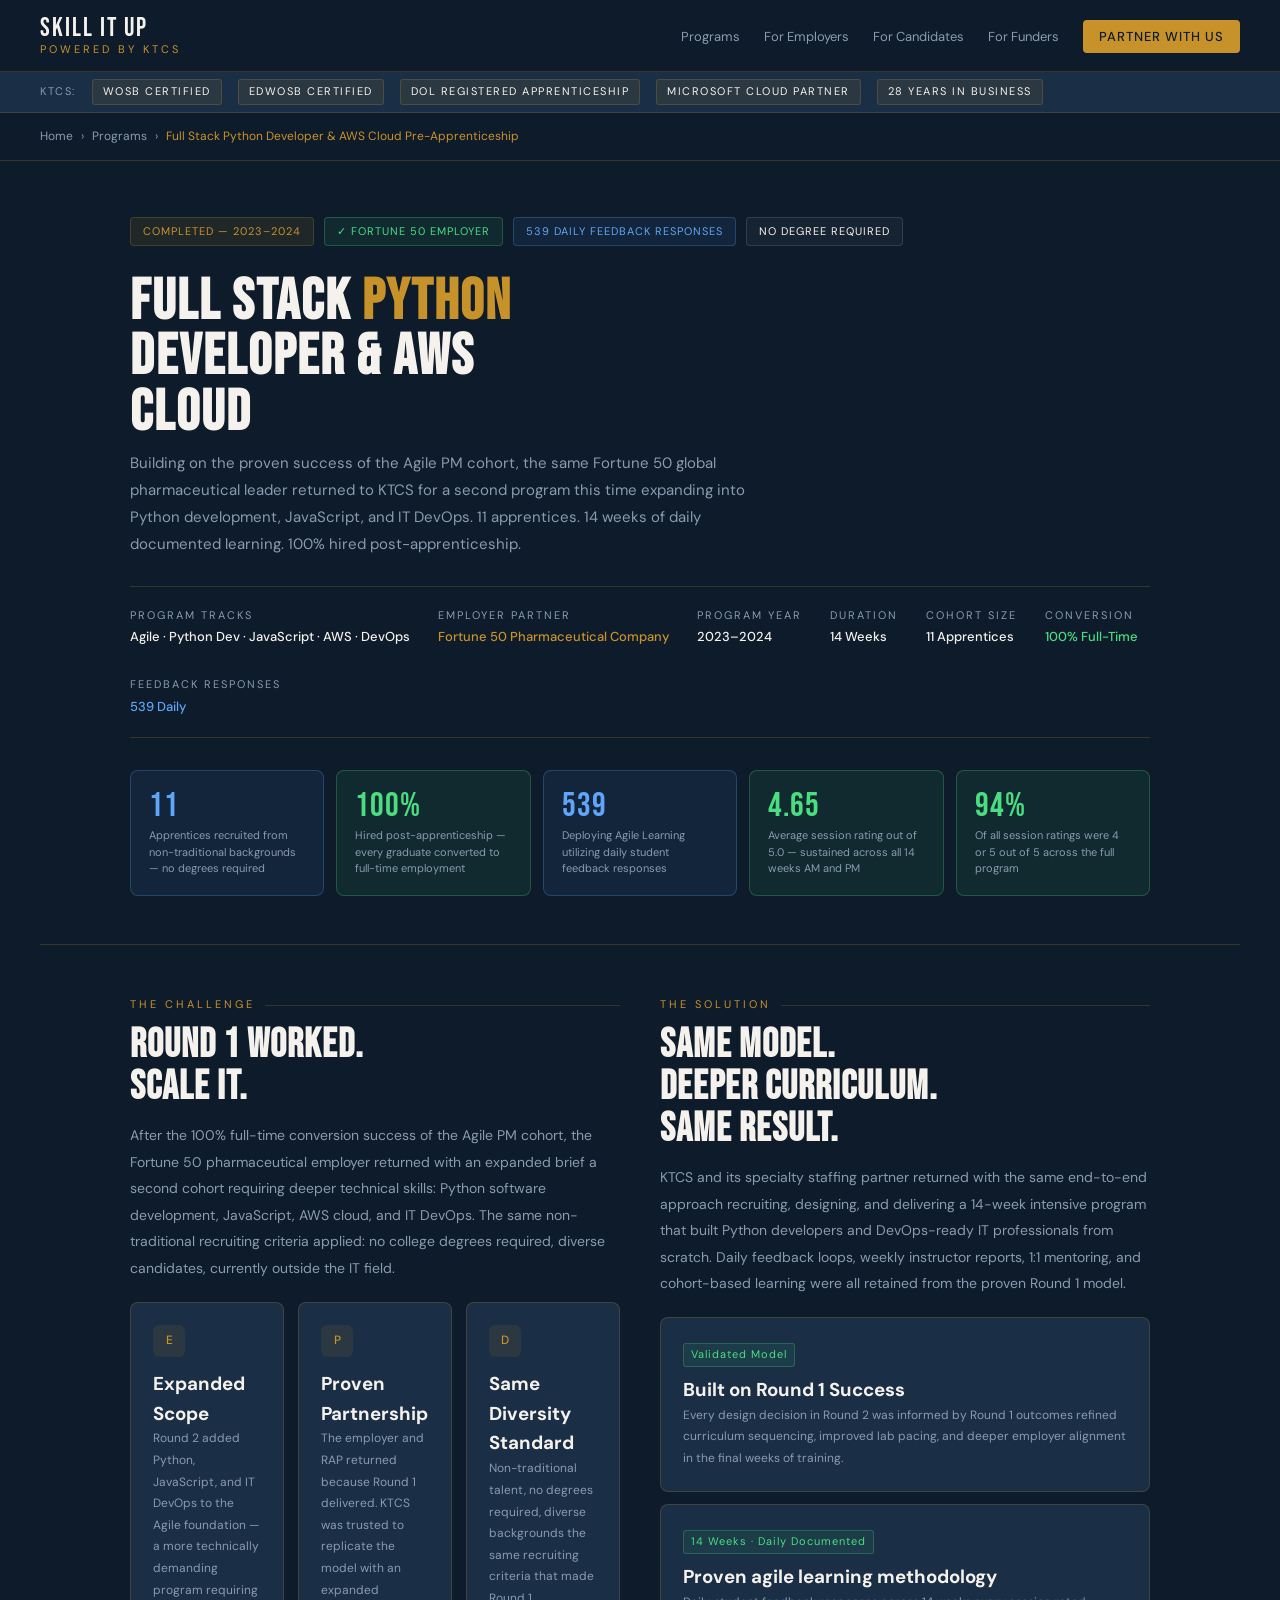
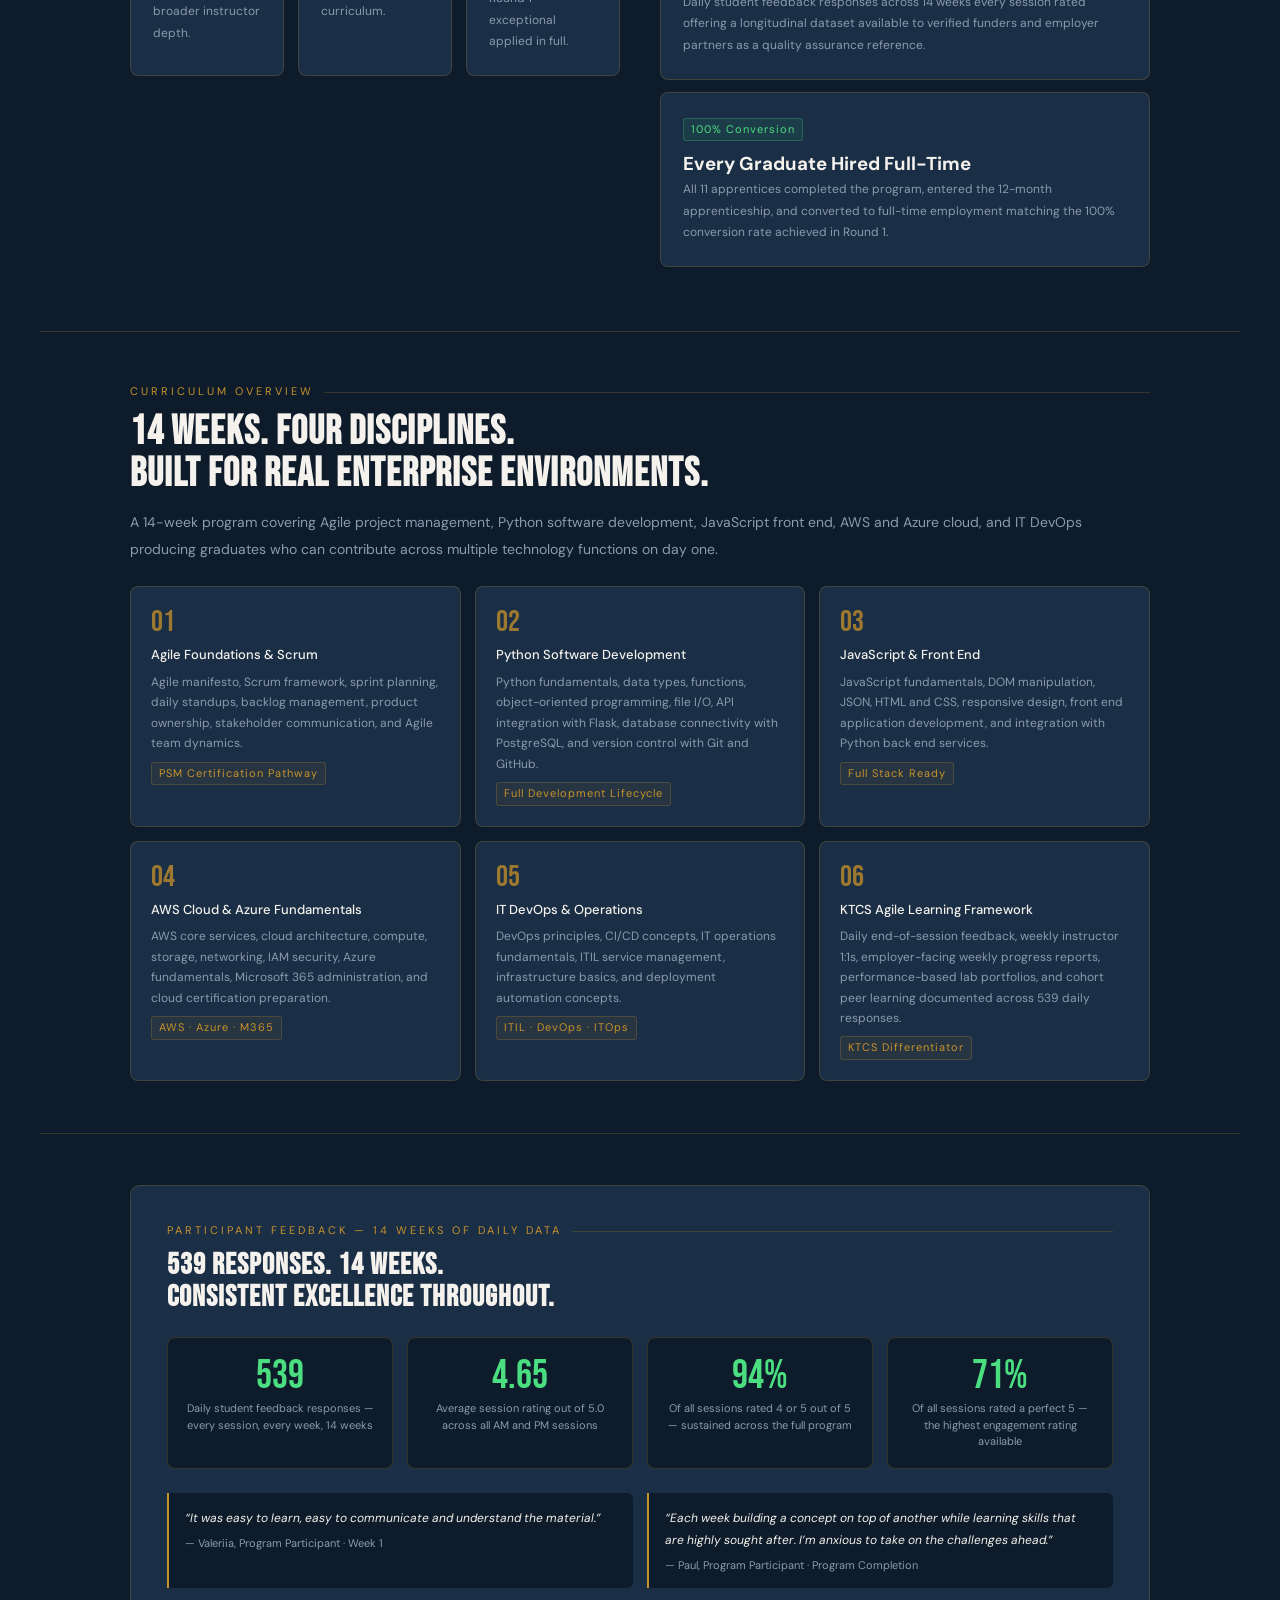
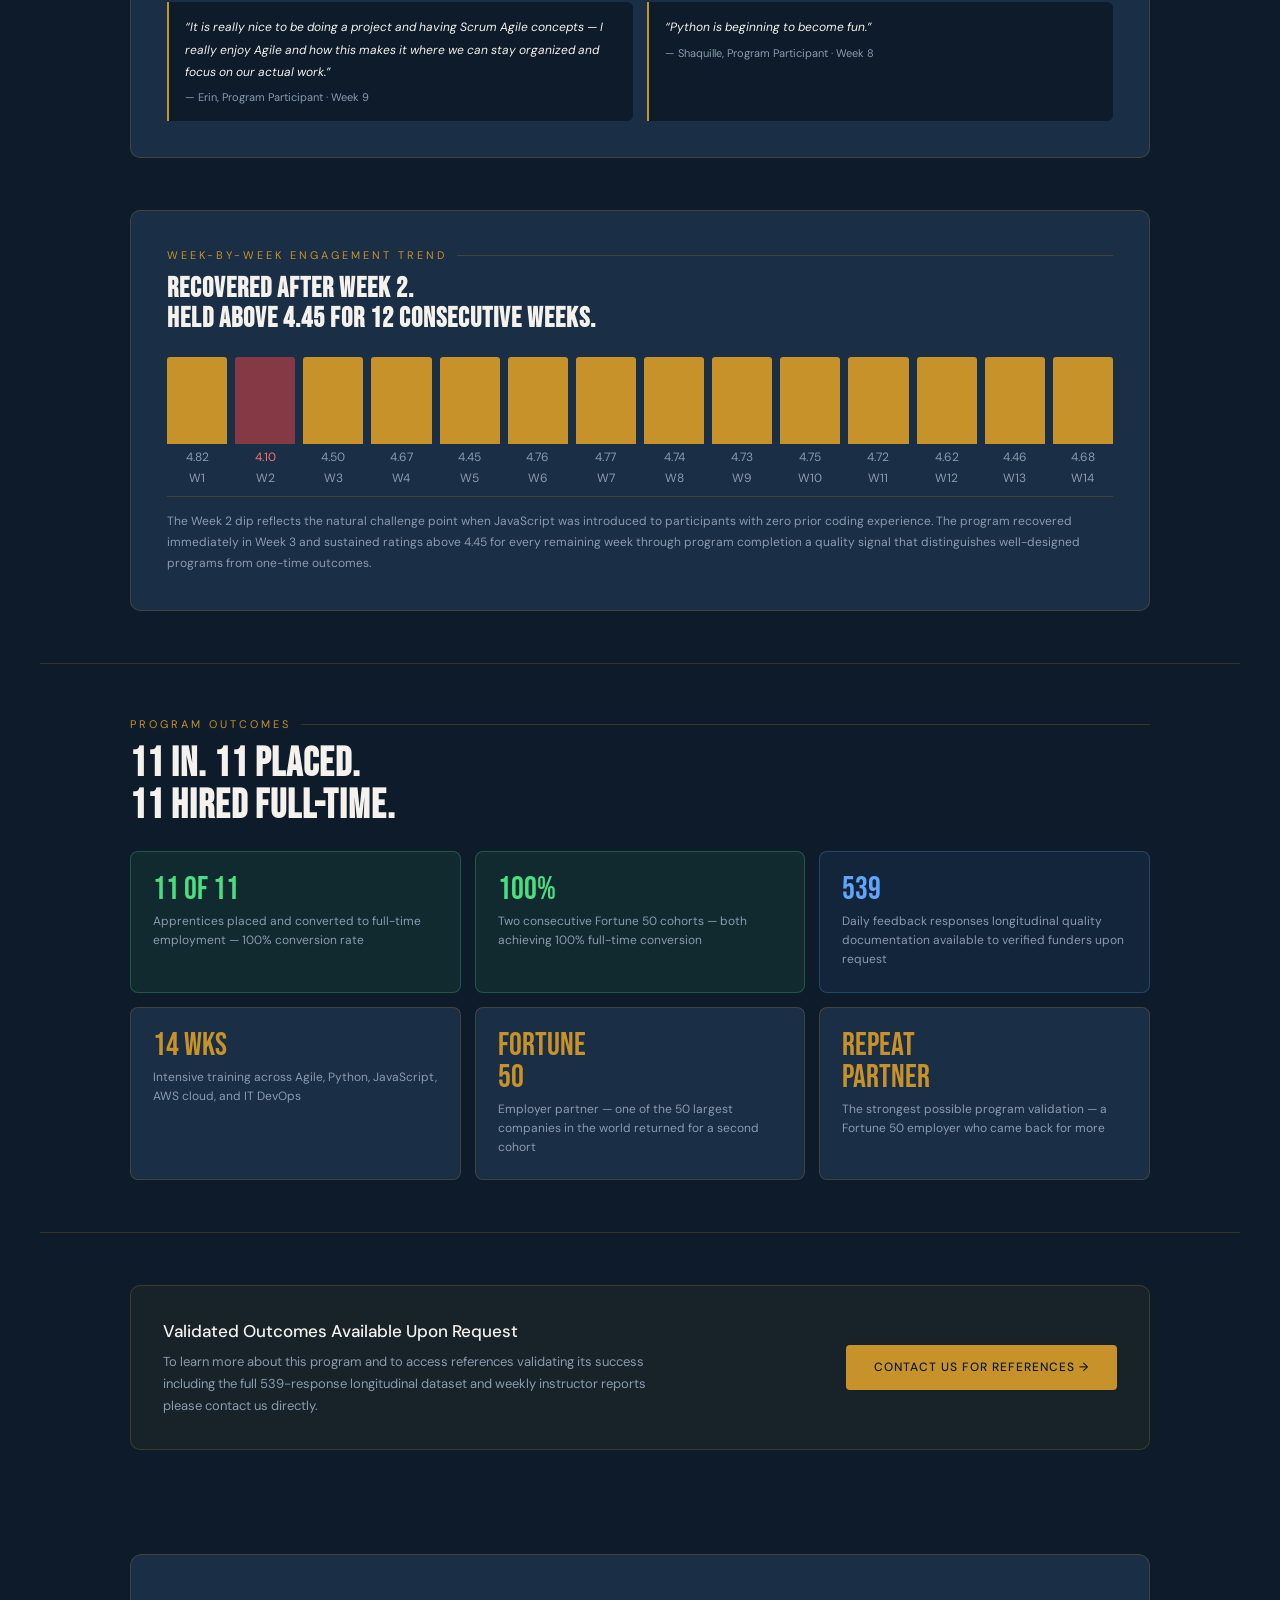
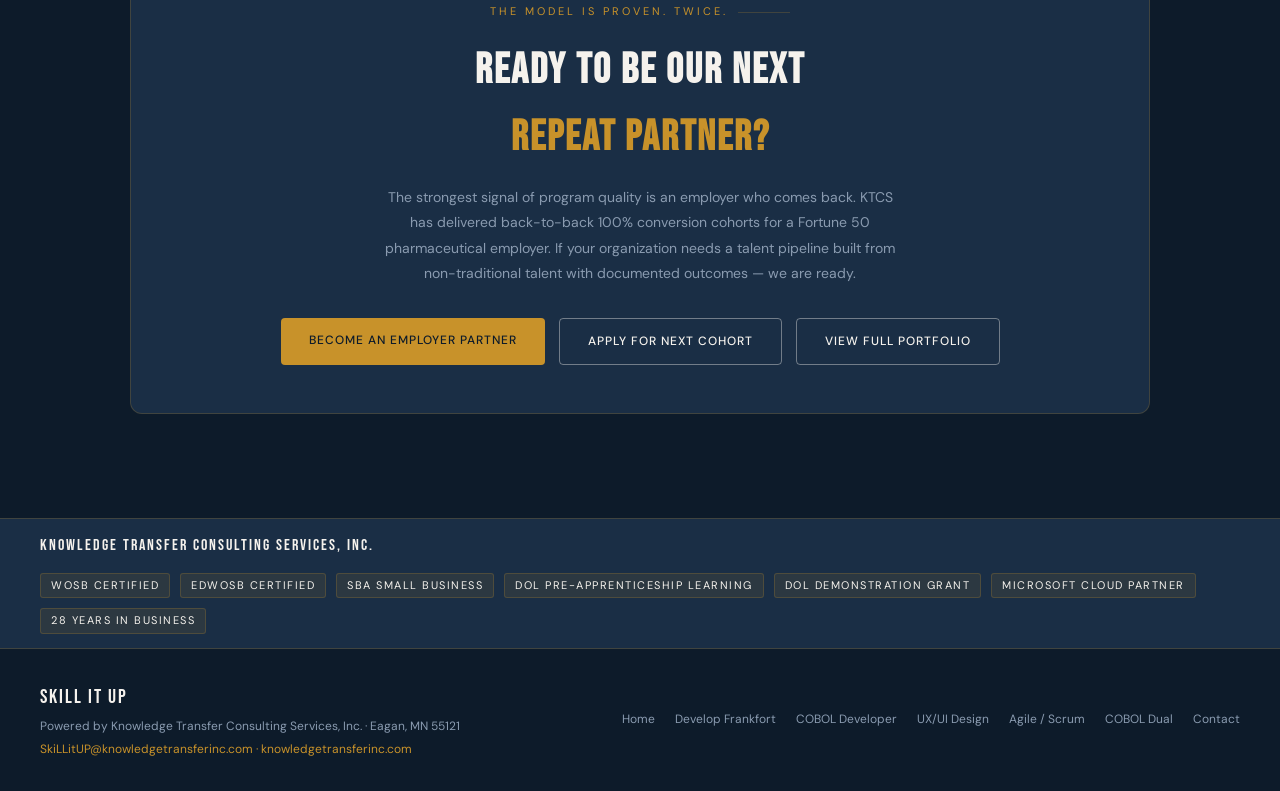
<file: python-fullstack-aws-cloud.html>
<!DOCTYPE html>
<html lang="en">
<head>
<meta charset="UTF-8">
<meta name="viewport" content="width=device-width, initial-scale=1.0">
<title>Full Stack Python Developer &amp; AWS Cloud Pre-Apprenticeship — KTCS</title>
<meta name="description" content="KTCS Full Stack Python Developer and AWS Cloud Pre-Apprenticeship program. Fortune 50 Pharmaceutical employer partner. 11 apprentices placed, 100% full-time conversion. 539 daily feedback responses documented across 14 weeks.">
<meta name="keywords" content="Python pre-apprenticeship, AWS cloud apprenticeship, full stack developer apprenticeship, DOL apprenticeship, KTCS workforce development, Agile DevOps training">
<link rel="canonical" href="https://skillitup.org/python-fullstack-aws-cloud.html">
<meta property="og:type" content="website">
<meta property="og:url" content="https://skillitup.org/python-fullstack-aws-cloud.html">
<meta property="og:title" content="Full Stack Python Developer & AWS Cloud Pre-Apprenticeship — KTCS">
<meta property="og:description" content="KTCS Full Stack Python Developer and AWS Cloud Pre-Apprenticeship program. Fortune 50 Pharmaceutical employer partner. 11 apprentices placed, 100% full-time conversion. 539 daily feedback responses documented across 14 weeks.">
<meta property="og:image" content="https://skillitup.org/assets/images/hero-workforce.jpeg">
<meta name="twitter:card" content="summary_large_image">
<meta name="twitter:title" content="Full Stack Python Developer & AWS Cloud Pre-Apprenticeship — KTCS">
<meta name="twitter:description" content="KTCS Full Stack Python Developer and AWS Cloud Pre-Apprenticeship. Fortune 50 employer partner. 11 apprentices placed, 100% full-time conversion. 539 daily feedback responses across 14 weeks.">
<link rel="preconnect" href="https://fonts.googleapis.com">
<link rel="preconnect" href="https://fonts.gstatic.com" crossorigin>
<link href="https://fonts.googleapis.com/css2?family=Bebas+Neue&family=DM+Sans:wght@300;400;500&display=swap" rel="stylesheet">
<link rel="stylesheet" href="styles.css">
</head>
<body>

<nav class="nav">
  <a href="index.html" class="brand">
    <span class="brand-main">Skill It Up</span>
    <span class="brand-sub">Powered by KTCS</span>
  </a>
  <ul class="nav-links">
    <li><a href="index.html#programs">Programs</a></li>
    <li><a href="index.html#employers">For Employers</a></li>
    <li><a href="index.html#candidates">For Candidates</a></li>
    <li><a href="index.html#funders">For Funders</a></li>
    <li><a href="mailto:SkiLLitUP@knowledgetransferinc.com" class="nav-cta">Partner With Us</a></li>
  </ul>
</nav>

<div class="cert-bar">
  <span>KTCS:</span>
  <span class="cpill">WOSB Certified</span>
  <span class="cpill">EDWOSB Certified</span>
  <span class="cpill">DOL Registered Apprenticeship</span>
  <span class="cpill">Microsoft Cloud Partner</span>
  <span class="cpill">28 Years in Business</span>
</div>

<div class="breadcrumb">
  <a href="index.html">Home</a> &rsaquo;
  <a href="index.html#programs">Programs</a> &rsaquo;
  <span>Full Stack Python Developer &amp; AWS Cloud Pre-Apprenticeship</span>
</div>

<!-- HERO -->
<section class="prog-hero">
  <div class="hero-badges">
    <span class="badge badge-completed">Completed &mdash; 2023&ndash;2024</span>
    <span class="badge badge-fortune">&#10003; Fortune 50 Employer</span>
    <span class="badge badge-data">539 Daily Feedback Responses</span>
    <span class="badge badge-nodegree">No Degree Required</span>
  </div>
  <h1>Full Stack <em>Python</em><br>Developer &amp; AWS<br>Cloud</h1>
  <p class="hero-sub">Building on the proven success of the Agile PM cohort, the same Fortune 50 global pharmaceutical leader returned to KTCS for a second program this time expanding into Python development, JavaScript, and IT DevOps. 11 apprentices. 14 weeks of daily documented learning. 100% hired post-apprenticeship.</p>

  <div class="hero-meta-row">
    <div class="meta-item"><span class="meta-label">Program Tracks</span><span class="meta-value">Agile &middot; Python Dev &middot; JavaScript &middot; AWS &middot; DevOps</span></div>
    <div class="meta-item"><span class="meta-label">Employer Partner</span><span class="meta-value gold">Fortune 50 Pharmaceutical Company</span></div>
    <div class="meta-item"><span class="meta-label">Program Year</span><span class="meta-value">2023&ndash;2024</span></div>
    <div class="meta-item"><span class="meta-label">Duration</span><span class="meta-value">14 Weeks</span></div>
    <div class="meta-item"><span class="meta-label">Cohort Size</span><span class="meta-value">11 Apprentices</span></div>
    <div class="meta-item"><span class="meta-label">Conversion</span><span class="meta-value green">100% Full-Time</span></div>
    <div class="meta-item"><span class="meta-label">Feedback Responses</span><span class="meta-value blue">539 Daily</span></div>
  </div>

  <div class="prog-stat-row">
    <div class="scard blue"><div class="scard-num">11</div><div class="scard-lbl">Apprentices recruited from non-traditional backgrounds &mdash; no degrees required</div></div>
    <div class="scard green"><div class="scard-num">100%</div><div class="scard-lbl">Hired post-apprenticeship &mdash; every graduate converted to full-time employment</div></div>
    <div class="scard blue"><div class="scard-num">539</div><div class="scard-lbl">Deploying Agile Learning utilizing daily student feedback responses</div></div>
    <div class="scard green"><div class="scard-num">4.65</div><div class="scard-lbl">Average session rating out of 5.0 &mdash; sustained across all 14 weeks AM and PM</div></div>
    <div class="scard green"><div class="scard-num">94%</div><div class="scard-lbl">Of all session ratings were 4 or 5 out of 5 across the full program</div></div>
  </div>
</section>

<div class="divider"></div>

<!-- CHALLENGE + SOLUTION -->
<section class="section">
  <div class="two-col">
    <div>
      <div class="sec-label">The Challenge</div>
      <h2 class="sec-h2">Round 1 Worked.<br>Scale It.</h2>
      <p class="sec-body" style="margin-bottom:20px;">After the 100% full-time conversion success of the Agile PM cohort, the Fortune 50 pharmaceutical employer returned with an expanded brief a second cohort requiring deeper technical skills: Python software development, JavaScript, AWS cloud, and IT DevOps. The same non-traditional recruiting criteria applied: no college degrees required, diverse candidates, currently outside the IT field.</p>
      <div class="three-col">
        <div class="info-card">
          <div class="cicon">E</div>
          <h3>Expanded Scope</h3>
          <p>Round 2 added Python, JavaScript, and IT DevOps to the Agile foundation &mdash; a more technically demanding program requiring broader instructor depth.</p>
        </div>
        <div class="info-card">
          <div class="cicon">P</div>
          <h3>Proven Partnership</h3>
          <p>The employer and RAP returned because Round 1 delivered. KTCS was trusted to replicate the model with an expanded curriculum.</p>
        </div>
        <div class="info-card">
          <div class="cicon">D</div>
          <h3>Same Diversity Standard</h3>
          <p>Non-traditional talent, no degrees required, diverse backgrounds the same recruiting criteria that made Round 1 exceptional applied in full.</p>
        </div>
      </div>
    </div>
    <div>
      <div class="sec-label">The Solution</div>
      <h2 class="sec-h2">Same Model.<br>Deeper Curriculum.<br>Same Result.</h2>
      <p class="sec-body" style="margin-bottom:20px;">KTCS and its specialty staffing partner returned with the same end-to-end approach recruiting, designing, and delivering a 14-week intensive program that built Python developers and DevOps-ready IT professionals from scratch. Daily feedback loops, weekly instructor reports, 1:1 mentoring, and cohort-based learning were all retained from the proven Round 1 model.</p>
      <div class="info-card">
        <div class="green-tag">Validated Model</div>
        <h3>Built on Round 1 Success</h3>
        <p>Every design decision in Round 2 was informed by Round 1 outcomes refined curriculum sequencing, improved lab pacing, and deeper employer alignment in the final weeks of training.</p>
      </div>
      <div class="info-card">
        <div class="green-tag">14 Weeks &middot; Daily Documented</div>
        <h3>Proven agile learning methodology</h3>
        <p>Daily student feedback responses across 14 weeks every session rated offering a longitudinal dataset available to verified funders and employer partners as a quality assurance reference.</p>
      </div>
      <div class="info-card">
        <div class="green-tag">100% Conversion</div>
        <h3>Every Graduate Hired Full-Time</h3>
        <p>All 11 apprentices completed the program, entered the 12-month apprenticeship, and converted to full-time employment matching the 100% conversion rate achieved in Round 1.</p>
      </div>
    </div>
  </div>
</section>

<div class="divider"></div>

<!-- CURRICULUM -->
<section class="section">
  <div class="sec-label">Curriculum Overview</div>
  <h2 class="sec-h2">14 Weeks. Four Disciplines.<br>Built for Real Enterprise Environments.</h2>
  <p class="sec-body" style="margin-bottom:8px;">A 14-week program covering Agile project management, Python software development, JavaScript front end, AWS and Azure cloud, and IT DevOps producing graduates who can contribute across multiple technology functions on day one.</p>
  <div class="curr-grid">
    <div class="curr-card">
      <div class="curr-num">01</div>
      <div class="curr-title">Agile Foundations &amp; Scrum</div>
      <div class="curr-body">Agile manifesto, Scrum framework, sprint planning, daily standups, backlog management, product ownership, stakeholder communication, and Agile team dynamics.</div>
      <span class="curr-tag">PSM Certification Pathway</span>
    </div>
    <div class="curr-card">
      <div class="curr-num">02</div>
      <div class="curr-title">Python Software Development</div>
      <div class="curr-body">Python fundamentals, data types, functions, object-oriented programming, file I/O, API integration with Flask, database connectivity with PostgreSQL, and version control with Git and GitHub.</div>
      <span class="curr-tag">Full Development Lifecycle</span>
    </div>
    <div class="curr-card">
      <div class="curr-num">03</div>
      <div class="curr-title">JavaScript &amp; Front End</div>
      <div class="curr-body">JavaScript fundamentals, DOM manipulation, JSON, HTML and CSS, responsive design, front end application development, and integration with Python back end services.</div>
      <span class="curr-tag">Full Stack Ready</span>
    </div>
    <div class="curr-card">
      <div class="curr-num">04</div>
      <div class="curr-title">AWS Cloud &amp; Azure Fundamentals</div>
      <div class="curr-body">AWS core services, cloud architecture, compute, storage, networking, IAM security, Azure fundamentals, Microsoft 365 administration, and cloud certification preparation.</div>
      <span class="curr-tag">AWS &middot; Azure &middot; M365</span>
    </div>
    <div class="curr-card">
      <div class="curr-num">05</div>
      <div class="curr-title">IT DevOps &amp; Operations</div>
      <div class="curr-body">DevOps principles, CI/CD concepts, IT operations fundamentals, ITIL service management, infrastructure basics, and deployment automation concepts.</div>
      <span class="curr-tag">ITIL &middot; DevOps &middot; ITOps</span>
    </div>
    <div class="curr-card">
      <div class="curr-num">06</div>
      <div class="curr-title">KTCS Agile Learning Framework</div>
      <div class="curr-body">Daily end-of-session feedback, weekly instructor 1:1s, employer-facing weekly progress reports, performance-based lab portfolios, and cohort peer learning documented across 539 daily responses.</div>
      <span class="curr-tag">KTCS Differentiator</span>
    </div>
  </div>
</section>

<div class="divider"></div>

<!-- SURVEY DATA -->
<section class="section">
  <div class="survey-inner">
    <div class="sec-label">Participant Feedback &mdash; 14 Weeks of Daily Data</div>
    <h2 class="sec-h2" style="font-size:30px;">539 Responses. 14 Weeks.<br>Consistent Excellence Throughout.</h2>
    <div class="survey-top">
      <div class="survey-stat"><div class="survey-pct">539</div><div class="survey-lbl">Daily student feedback responses &mdash; every session, every week, 14 weeks</div></div>
      <div class="survey-stat"><div class="survey-pct">4.65</div><div class="survey-lbl">Average session rating out of 5.0 across all AM and PM sessions</div></div>
      <div class="survey-stat"><div class="survey-pct">94%</div><div class="survey-lbl">Of all sessions rated 4 or 5 out of 5 &mdash; sustained across the full program</div></div>
      <div class="survey-stat"><div class="survey-pct">71%</div><div class="survey-lbl">Of all sessions rated a perfect 5 &mdash; the highest engagement rating available</div></div>
    </div>
    <div class="quote-grid" style="margin-top:24px;">
      <div class="quote-card"><p>&ldquo;It was easy to learn, easy to communicate and understand the material.&rdquo;</p><div class="attr">&mdash; Valeriia, Program Participant &middot; Week 1</div></div>
      <div class="quote-card"><p>&ldquo;Each week building a concept on top of another while learning skills that are highly sought after. I&rsquo;m anxious to take on the challenges ahead.&rdquo;</p><div class="attr">&mdash; Paul, Program Participant &middot; Program Completion</div></div>
      <div class="quote-card"><p>&ldquo;It is really nice to be doing a project and having Scrum Agile concepts &mdash; I really enjoy Agile and how this makes it where we can stay organized and focus on our actual work.&rdquo;</p><div class="attr">&mdash; Erin, Program Participant &middot; Week 9</div></div>
      <div class="quote-card"><p>&ldquo;Python is beginning to become fun.&rdquo;</p><div class="attr">&mdash; Shaquille, Program Participant &middot; Week 8</div></div>
    </div>
  </div>
</section>

<!-- TREND CHART -->
<section class="section" style="padding-top:0;">
  <div class="trend-inner">
    <div class="sec-label">Week-by-Week Engagement Trend</div>
    <h2 class="sec-h2" style="font-size:28px;">Recovered After Week 2.<br>Held Above 4.45 for 12 Consecutive Weeks.</h2>
    <div class="trend-bars">
      <div class="trend-bar-wrap"><div class="trend-bar" style="height:calc(4.82/5*100%)"></div><div class="trend-score">4.82</div><div class="trend-week">W1</div></div>
      <div class="trend-bar-wrap"><div class="trend-bar dip" style="height:calc(4.10/5*100%)"></div><div class="trend-score" style="color:#f87171;">4.10</div><div class="trend-week">W2</div></div>
      <div class="trend-bar-wrap"><div class="trend-bar" style="height:calc(4.50/5*100%)"></div><div class="trend-score">4.50</div><div class="trend-week">W3</div></div>
      <div class="trend-bar-wrap"><div class="trend-bar" style="height:calc(4.67/5*100%)"></div><div class="trend-score">4.67</div><div class="trend-week">W4</div></div>
      <div class="trend-bar-wrap"><div class="trend-bar" style="height:calc(4.45/5*100%)"></div><div class="trend-score">4.45</div><div class="trend-week">W5</div></div>
      <div class="trend-bar-wrap"><div class="trend-bar" style="height:calc(4.76/5*100%)"></div><div class="trend-score">4.76</div><div class="trend-week">W6</div></div>
      <div class="trend-bar-wrap"><div class="trend-bar" style="height:calc(4.77/5*100%)"></div><div class="trend-score">4.77</div><div class="trend-week">W7</div></div>
      <div class="trend-bar-wrap"><div class="trend-bar" style="height:calc(4.74/5*100%)"></div><div class="trend-score">4.74</div><div class="trend-week">W8</div></div>
      <div class="trend-bar-wrap"><div class="trend-bar" style="height:calc(4.73/5*100%)"></div><div class="trend-score">4.73</div><div class="trend-week">W9</div></div>
      <div class="trend-bar-wrap"><div class="trend-bar" style="height:calc(4.75/5*100%)"></div><div class="trend-score">4.75</div><div class="trend-week">W10</div></div>
      <div class="trend-bar-wrap"><div class="trend-bar" style="height:calc(4.72/5*100%)"></div><div class="trend-score">4.72</div><div class="trend-week">W11</div></div>
      <div class="trend-bar-wrap"><div class="trend-bar" style="height:calc(4.62/5*100%)"></div><div class="trend-score">4.62</div><div class="trend-week">W12</div></div>
      <div class="trend-bar-wrap"><div class="trend-bar" style="height:calc(4.46/5*100%)"></div><div class="trend-score">4.46</div><div class="trend-week">W13</div></div>
      <div class="trend-bar-wrap"><div class="trend-bar" style="height:calc(4.68/5*100%)"></div><div class="trend-score">4.68</div><div class="trend-week">W14</div></div>
    </div>
    <div class="trend-note">The Week 2 dip reflects the natural challenge point when JavaScript was introduced to participants with zero prior coding experience. The program recovered immediately in Week 3 and sustained ratings above 4.45 for every remaining week through program completion a quality signal that distinguishes well-designed programs from one-time outcomes.</div>
  </div>
</section>

<div class="divider"></div>

<!-- OUTCOMES -->
<section class="section">
  <div class="sec-label">Program Outcomes</div>
  <h2 class="sec-h2">11 In. 11 Placed.<br>11 Hired Full-Time.</h2>
  <div class="outcomes-grid">
    <div class="outcome-card green"><div class="onum">11 of 11</div><div class="olbl">Apprentices placed and converted to full-time employment &mdash; 100% conversion rate</div></div>
    <div class="outcome-card green"><div class="onum">100%</div><div class="olbl">Two consecutive Fortune 50 cohorts &mdash; both achieving 100% full-time conversion</div></div>
    <div class="outcome-card blue"><div class="onum">539</div><div class="olbl">Daily feedback responses longitudinal quality documentation available to verified funders upon request</div></div>
    <div class="outcome-card"><div class="onum">14 Wks</div><div class="olbl">Intensive training across Agile, Python, JavaScript, AWS cloud, and IT DevOps</div></div>
    <div class="outcome-card"><div class="onum">Fortune<br>50</div><div class="olbl">Employer partner &mdash; one of the 50 largest companies in the world returned for a second cohort</div></div>
    <div class="outcome-card"><div class="onum">Repeat<br>Partner</div><div class="olbl">The strongest possible program validation &mdash; a Fortune 50 employer who came back for more</div></div>
  </div>
</section>

<div class="divider"></div>

<!-- REF -->
<section class="section">
  <div class="ref-inner">
    <div>
      <h3>Validated Outcomes Available Upon Request</h3>
      <p>To learn more about this program and to access references validating its success including the full 539-response longitudinal dataset and weekly instructor reports please contact us directly.</p>
    </div>
    <a href="mailto:SkiLLitUP@knowledgetransferinc.com" class="btn-primary" style="white-space:nowrap;">Contact Us for References &rarr;</a>
  </div>
</section>

<!-- CTA -->
<section class="section">
  <div class="cta-inner">
    <div class="sec-label" style="justify-content:center;max-width:300px;margin:0 auto 16px;">The Model Is Proven. Twice.</div>
    <h2>Ready to Be Our Next<br><em>Repeat Partner?</em></h2>
    <p>The strongest signal of program quality is an employer who comes back. KTCS has delivered back-to-back 100% conversion cohorts for a Fortune 50 pharmaceutical employer. If your organization needs a talent pipeline built from non-traditional talent with documented outcomes &mdash; we are ready.</p>
    <div class="cta-buttons">
      <a href="mailto:SkiLLitUP@knowledgetransferinc.com" class="btn-primary">Become an Employer Partner</a>
      <a href="https://forms.microsoft.com/r/vgz6QGDiK4" target="_blank" class="btn-outline">Apply for Next Cohort</a>
      <a href="index.html#programs" class="btn-outline">View Full Portfolio</a>
    </div>
  </div>
</section>

<!-- CREDENTIALS DIVIDER -->
<div class="cred-divider">
  <div class="cred-divider-left">Knowledge Transfer Consulting Services, Inc.</div>
  <div class="cred-pills">
    <span class="cpill">WOSB Certified</span>
    <span class="cpill">EDWOSB Certified</span>
    <span class="cpill">SBA Small Business</span>
    <span class="cpill">DOL Pre-Apprenticeship Learning</span>
    <span class="cpill">DOL Demonstration Grant</span>
    <span class="cpill">Microsoft Cloud Partner</span>
    <span class="cpill">28 Years in Business</span>
  </div>
</div>

<footer class="site-footer">
  <div>
    <div class="footer-brand">Skill It Up</div>
    <div style="margin-top:4px;">Powered by Knowledge Transfer Consulting Services, Inc. &middot; Eagan, MN 55121</div>
    <div style="margin-top:4px;color:var(--gold);">SkiLLitUP@knowledgetransferinc.com &middot; knowledgetransferinc.com</div>
  </div>
  <div class="footer-links">
    <a href="index.html">Home</a>
    <a href="dol-demonstration-grant-capital-bridges.html">Develop Frankfort</a>
    <a href="cobol-mainframe-developer.html">COBOL Developer</a>
    <a href="uxui-design-healthcare.html">UX/UI Design</a>
    <a href="agile-scrum-master.html">Agile / Scrum</a>
    <a href="cobol-mainframe-dual-placement.html">COBOL Dual</a>
    <a href="mailto:SkiLLitUP@knowledgetransferinc.com">Contact</a>
  </div>
</footer>

</body>
</html>
</file>
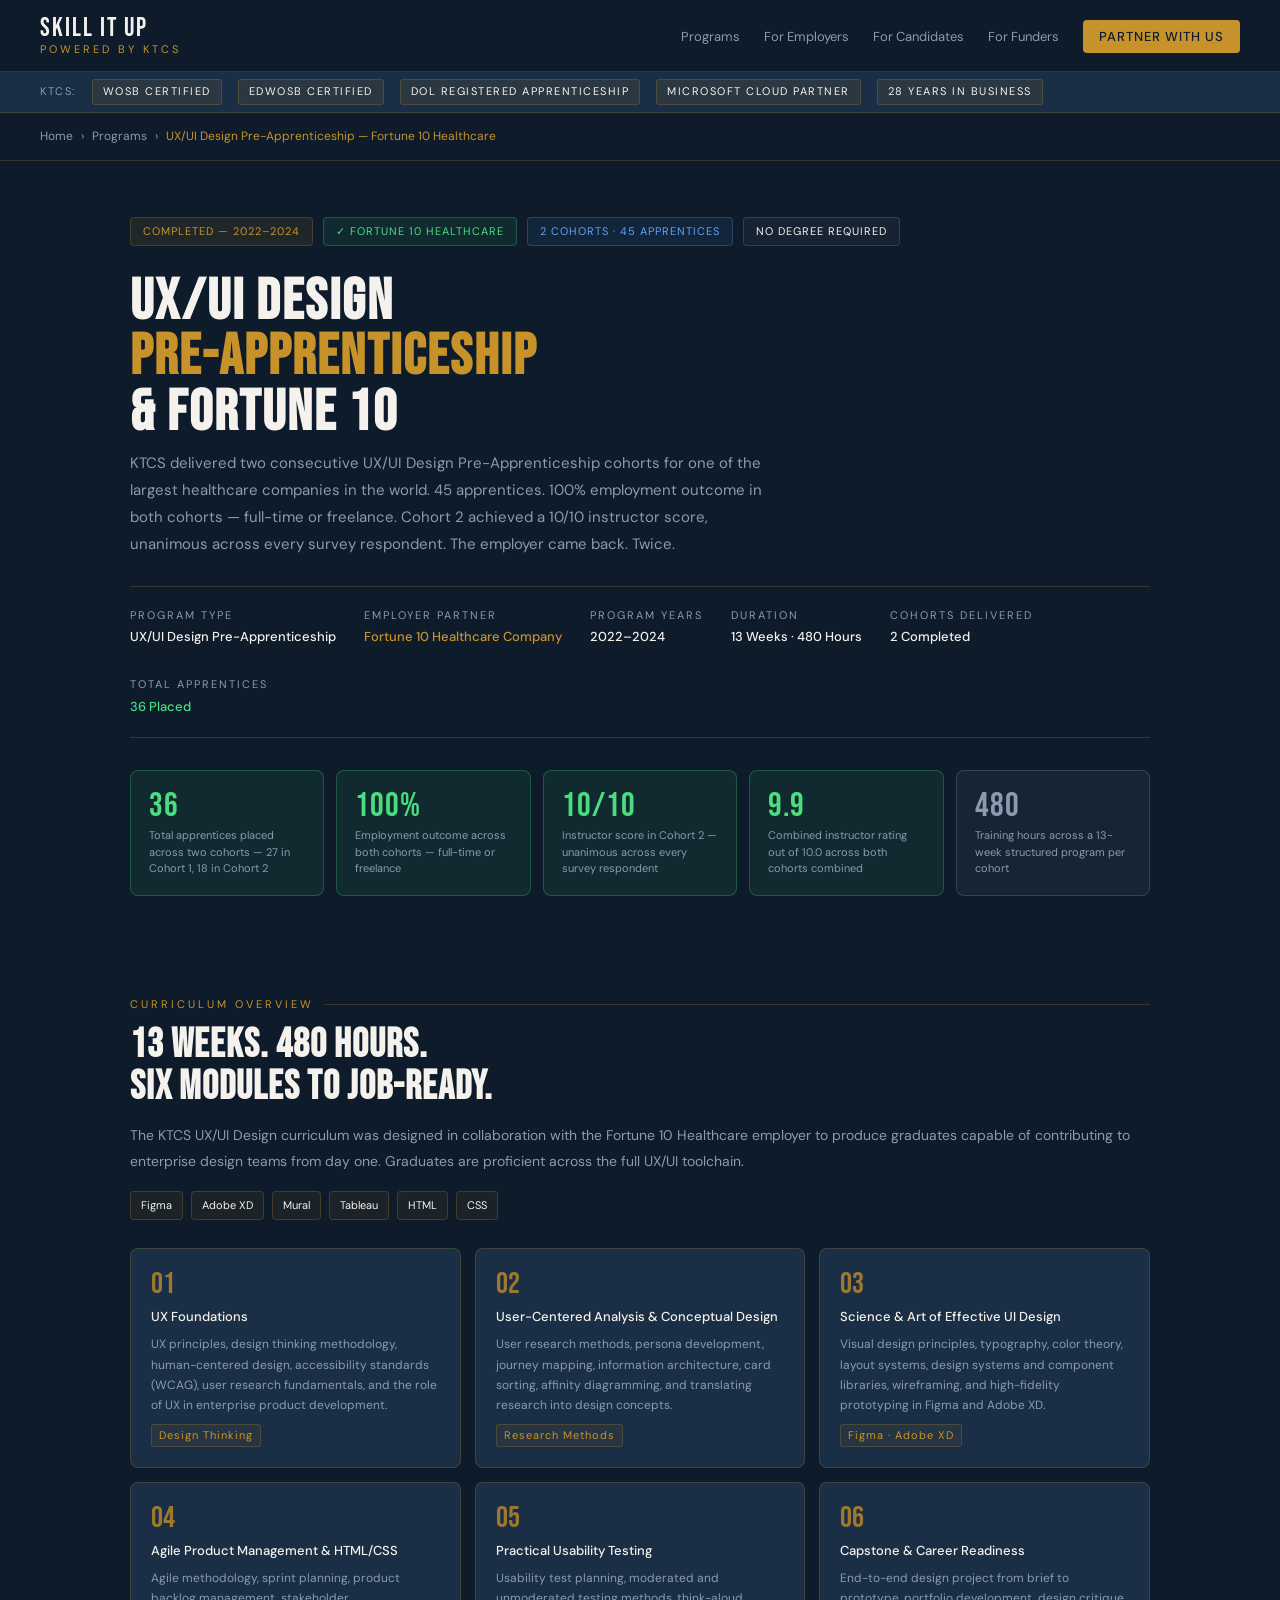
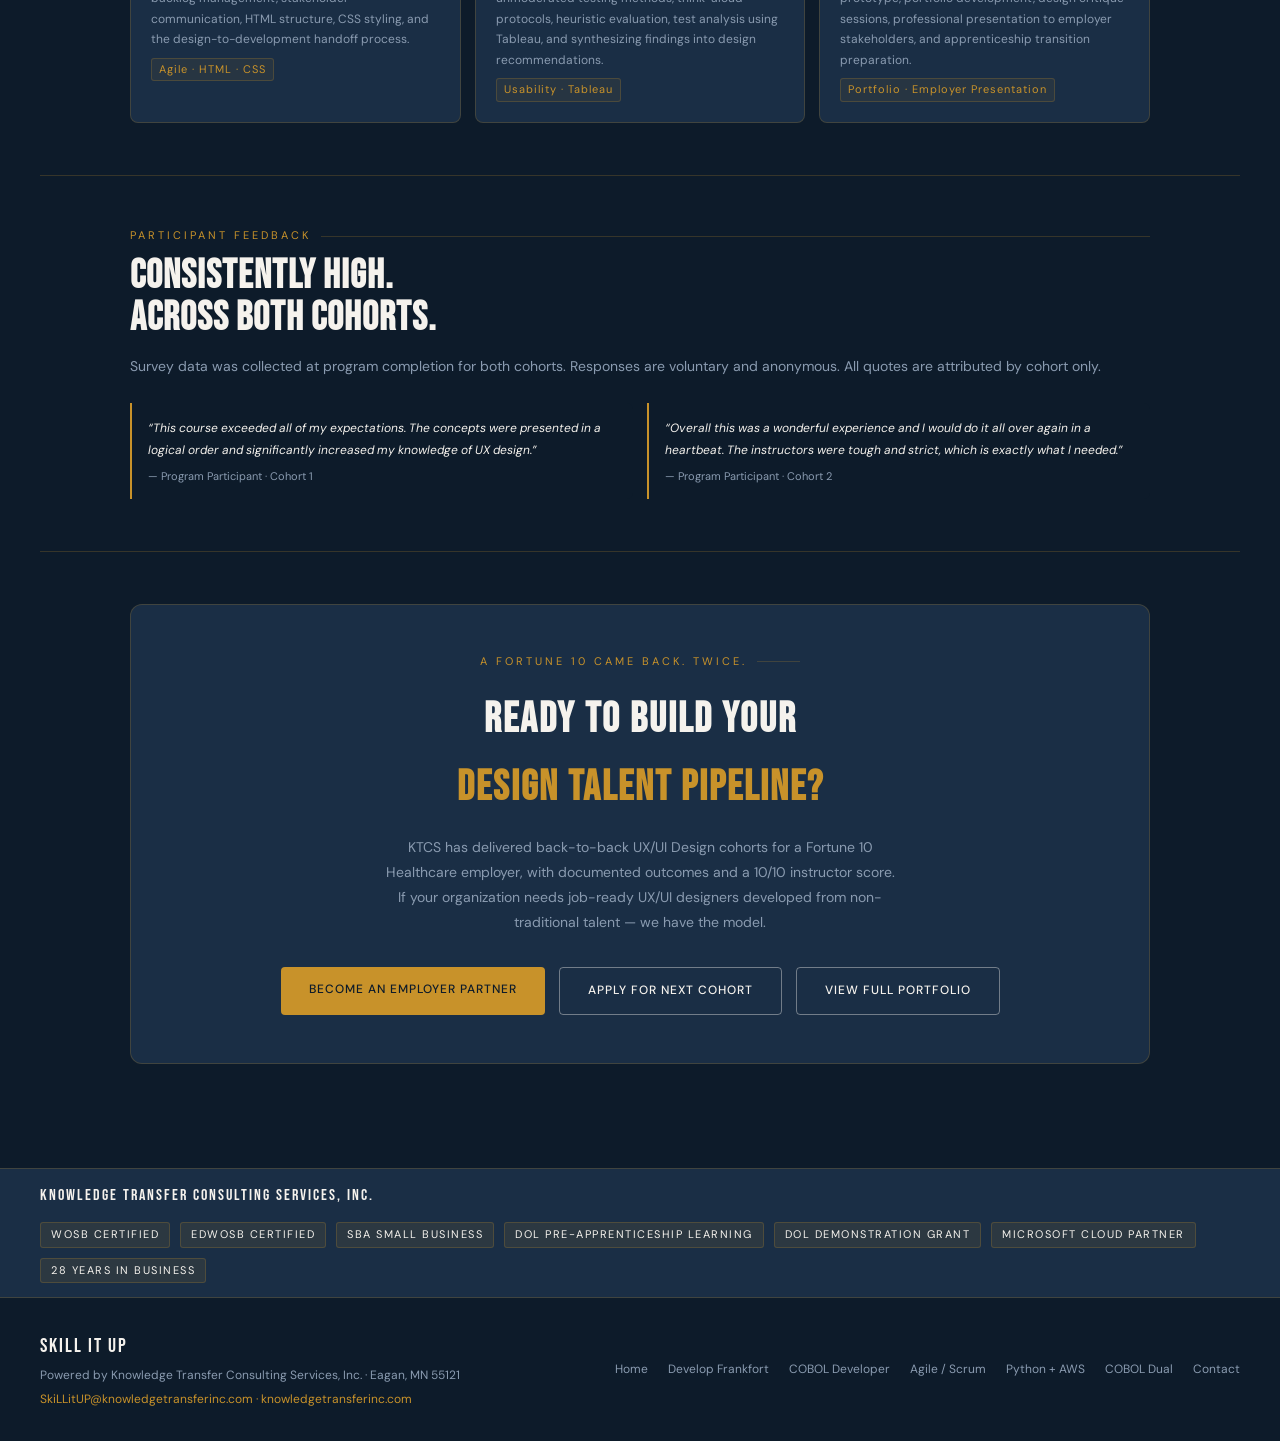
<file: uxui-design-healthcare.html>
<!DOCTYPE html>
<html lang="en">
<head>
<meta charset="UTF-8">
<meta name="viewport" content="width=device-width, initial-scale=1.0">
<title>UX/UI Design Pre-Apprenticeship — Fortune 10 Healthcare Company · KTCS</title>
<meta name="description" content="KTCS UX/UI Design Pre-Apprenticeship. Two cohorts, 45 total apprentice candidates, 82% accepted apprenticeships, 100% employment outcome both cohorts, Fortune 10 Healthcare employer. 13 weeks, 480 hours. Cohort 2: 10/10 instructor score, unanimous across every respondent.">
<meta name="keywords" content="UX UI design apprenticeship, UX design pre-apprenticeship, DOL apprenticeship UX, healthcare UX design training, Figma apprenticeship, KTCS workforce development, Fortune 10 apprenticeship">
<link rel="canonical" href="https://skillitup.org/uxui-design-healthcare.html">
<meta property="og:type" content="website">
<meta property="og:url" content="https://skillitup.org/uxui-design-healthcare.html">
<meta property="og:title" content="UX/UI Design Pre-Apprenticeship — Fortune 10 Healthcare · KTCS">
<meta property="og:description" content="Two cohorts. 45 apprentices. 100% employment outcome. Fortune 10 Healthcare employer. 13 weeks, 480 hours. 10/10 instructor score unanimous in Cohort 2.">
<meta property="og:image" content="https://skillitup.org/assets/images/hero-workforce.jpeg">
<meta name="twitter:card" content="summary_large_image">
<meta name="twitter:title" content="UX/UI Design Pre-Apprenticeship — Fortune 10 Healthcare · KTCS">
<meta name="twitter:description" content="Two cohorts. 45 apprentices. 100% employment outcome. Fortune 10 Healthcare employer. 13 weeks, 480 hours. 10/10 instructor score (unanimous, Cohort 2).">
<link rel="preconnect" href="https://fonts.googleapis.com">
<link rel="preconnect" href="https://fonts.gstatic.com" crossorigin>
<link href="https://fonts.googleapis.com/css2?family=Bebas+Neue&family=DM+Sans:wght@300;400;500&display=swap" rel="stylesheet">
<link rel="stylesheet" href="styles.css">
<script type="application/ld+json">
{
  "@context": "https://schema.org",
  "@type": "Course",
  "name": "UX/UI Design Pre-Apprenticeship — Fortune 10 Healthcare",
  "description": "A 13-week, 480-hour UX/UI Design Pre-Apprenticeship delivered by KTCS for a Fortune 10 Healthcare Company. Two cohorts: 45 apprentices total, 100% employment outcome in both. Tools: Figma, Adobe XD, Mural, Tableau, HTML, CSS.",
  "provider": {
    "@type": "Organization",
    "name": "Knowledge Transfer Consulting Services, Inc.",
    "url": "https://skillitup.org"
  },
  "educationalLevel": "Pre-Apprenticeship",
  "timeRequired": "PT13W",
  "offers": {
    "@type": "Offer",
    "price": "0",
    "priceCurrency": "USD"
  }
}
</script>
</head>
<body>

<nav class="nav">
  <a href="index.html" class="brand">
    <span class="brand-main">Skill It Up</span>
    <span class="brand-sub">Powered by KTCS</span>
  </a>
  <ul class="nav-links">
    <li><a href="index.html#programs">Programs</a></li>
    <li><a href="index.html#employers">For Employers</a></li>
    <li><a href="index.html#candidates">For Candidates</a></li>
    <li><a href="index.html#funders">For Funders</a></li>
    <li><a href="mailto:SkiLLitUP@knowledgetransferinc.com" class="nav-cta">Partner With Us</a></li>
  </ul>
</nav>

<div class="cert-bar">
  <span>KTCS:</span>
  <span class="cpill">WOSB Certified</span>
  <span class="cpill">EDWOSB Certified</span>
  <span class="cpill">DOL Registered Apprenticeship</span>
  <span class="cpill">Microsoft Cloud Partner</span>
  <span class="cpill">28 Years in Business</span>
</div>

<div class="breadcrumb">
  <a href="index.html">Home</a> &rsaquo;
  <a href="index.html#programs">Programs</a> &rsaquo;
  <span>UX/UI Design Pre-Apprenticeship &mdash; Fortune 10 Healthcare</span>
</div>

<!-- HERO -->
<section class="prog-hero">
  <div class="hero-badges">
    <span class="badge badge-completed">Completed &mdash; 2022&ndash;2024</span>
    <span class="badge badge-fortune">&#10003; Fortune 10 Healthcare</span>
    <span class="badge badge-data">2 Cohorts &middot; 45 Apprentices</span>
    <span class="badge badge-nodegree">No Degree Required</span>
  </div>
  <h1>UX/UI Design<br><em>Pre-Apprenticeship</em><br>&amp; Fortune 10</h1>
  <p class="hero-sub">KTCS delivered two consecutive UX/UI Design Pre-Apprenticeship cohorts for one of the largest healthcare companies in the world. 45 apprentices. 100% employment outcome in both cohorts &mdash; full-time or freelance. Cohort 2 achieved a 10/10 instructor score, unanimous across every survey respondent. The employer came back. Twice.</p>

  <div class="hero-meta-row">
    <div class="meta-item"><span class="meta-label">Program Type</span><span class="meta-value">UX/UI Design Pre-Apprenticeship</span></div>
    <div class="meta-item"><span class="meta-label">Employer Partner</span><span class="meta-value gold">Fortune 10 Healthcare Company</span></div>
    <div class="meta-item"><span class="meta-label">Program Years</span><span class="meta-value">2022&ndash;2024</span></div>
    <div class="meta-item"><span class="meta-label">Duration</span><span class="meta-value">13 Weeks &middot; 480 Hours</span></div>
    <div class="meta-item"><span class="meta-label">Cohorts Delivered</span><span class="meta-value">2 Completed</span></div>
    <div class="meta-item"><span class="meta-label">Total Apprentices</span><span class="meta-value green">36 Placed</span></div>
  </div>

  <div class="prog-stat-row">
    <div class="scard green"><div class="scard-num">36
    </div><div class="scard-lbl">Total apprentices placed across two cohorts &mdash; 27 in Cohort 1, 18 in Cohort 2</div></div>
    <div class="scard green"><div class="scard-num">100%</div><div class="scard-lbl">Employment outcome across both cohorts &mdash; full-time or freelance</div></div>
    <div class="scard green"><div class="scard-num">10/10</div><div class="scard-lbl">Instructor score in Cohort 2 &mdash; unanimous across every survey respondent</div></div>
    <div class="scard green"><div class="scard-num">9.9</div><div class="scard-lbl">Combined instructor rating out of 10.0 across both cohorts combined</div></div>
    <div class="scard muted"><div class="scard-num">480</div><div class="scard-lbl">Training hours across a 13-week structured program per cohort</div></div>
  </div>
</section>

<!-- CURRICULUM -->
<section class="section">
  <div class="sec-label">Curriculum Overview</div>
  <h2 class="sec-h2">13 Weeks. 480 Hours.<br>Six Modules to Job-Ready.</h2>
  <p class="sec-body" style="margin-bottom:16px;">The KTCS UX/UI Design curriculum was designed in collaboration with the Fortune 10 Healthcare employer to produce graduates capable of contributing to enterprise design teams from day one. Graduates are proficient across the full UX/UI toolchain.</p>
  <div style="display:flex;gap:8px;flex-wrap:wrap;margin-bottom:28px;">
    <span class="fpill">Figma</span>
    <span class="fpill">Adobe XD</span>
    <span class="fpill">Mural</span>
    <span class="fpill">Tableau</span>
    <span class="fpill">HTML</span>
    <span class="fpill">CSS</span>
  </div>
  <div class="curr-grid">
    <div class="curr-card">
      <div class="curr-num">01</div>
      <div class="curr-title">UX Foundations</div>
      <div class="curr-body">UX principles, design thinking methodology, human-centered design, accessibility standards (WCAG), user research fundamentals, and the role of UX in enterprise product development.</div>
      <span class="curr-tag">Design Thinking</span>
    </div>
    <div class="curr-card">
      <div class="curr-num">02</div>
      <div class="curr-title">User-Centered Analysis &amp; Conceptual Design</div>
      <div class="curr-body">User research methods, persona development, journey mapping, information architecture, card sorting, affinity diagramming, and translating research into design concepts.</div>
      <span class="curr-tag">Research Methods</span>
    </div>
    <div class="curr-card">
      <div class="curr-num">03</div>
      <div class="curr-title">Science &amp; Art of Effective UI Design</div>
      <div class="curr-body">Visual design principles, typography, color theory, layout systems, design systems and component libraries, wireframing, and high-fidelity prototyping in Figma and Adobe XD.</div>
      <span class="curr-tag">Figma &middot; Adobe XD</span>
    </div>
    <div class="curr-card">
      <div class="curr-num">04</div>
      <div class="curr-title">Agile Product Management &amp; HTML/CSS</div>
      <div class="curr-body">Agile methodology, sprint planning, product backlog management, stakeholder communication, HTML structure, CSS styling, and the design-to-development handoff process.</div>
      <span class="curr-tag">Agile &middot; HTML &middot; CSS</span>
    </div>
    <div class="curr-card">
      <div class="curr-num">05</div>
      <div class="curr-title">Practical Usability Testing</div>
      <div class="curr-body">Usability test planning, moderated and unmoderated testing methods, think-aloud protocols, heuristic evaluation, test analysis using Tableau, and synthesizing findings into design recommendations.</div>
      <span class="curr-tag">Usability &middot; Tableau</span>
    </div>
    <div class="curr-card">
      <div class="curr-num">06</div>
      <div class="curr-title">Capstone &amp; Career Readiness</div>
      <div class="curr-body">End-to-end design project from brief to prototype, portfolio development, design critique sessions, professional presentation to employer stakeholders, and apprenticeship transition preparation.</div>
      <span class="curr-tag">Portfolio &middot; Employer Presentation</span>
    </div>
  </div>
</section>

<div class="divider"></div>

<!-- PARTICIPANT FEEDBACK -->
<section class="section">
  <div class="sec-label">Participant Feedback</div>
  <h2 class="sec-h2">Consistently High.<br>Across Both Cohorts.</h2>
  <p class="sec-body" style="margin-bottom:24px;">Survey data was collected at program completion for both cohorts. Responses are voluntary and anonymous. All quotes are attributed by cohort only.</p>
  <div class="quote-grid">
    <div class="quote-card">
      <p>&ldquo;This course exceeded all of my expectations. The concepts were presented in a logical order and significantly increased my knowledge of UX design.&rdquo;</p>
      <div class="attr">&mdash; Program Participant &middot; Cohort 1</div>
    </div>
    <div class="quote-card">
      <p>&ldquo;Overall this was a wonderful experience and I would do it all over again in a heartbeat. The instructors were tough and strict, which is exactly what I needed.&rdquo;</p>
      <div class="attr">&mdash; Program Participant &middot; Cohort 2</div>
    </div>
  </div>
</section>

<div class="divider"></div>

<!-- CTA -->
<section class="section">
  <div class="cta-inner">
    <div class="sec-label" style="justify-content:center;max-width:320px;margin:0 auto 16px;">A Fortune 10 Came Back. Twice.</div>
    <h2>Ready to Build Your<br><em>Design Talent Pipeline?</em></h2>
    <p>KTCS has delivered back-to-back UX/UI Design cohorts for a Fortune 10 Healthcare employer, with documented outcomes and a 10/10 instructor score. If your organization needs job-ready UX/UI designers developed from non-traditional talent &mdash; we have the model.</p>
    <div class="cta-buttons">
      <a href="mailto:SkiLLitUP@knowledgetransferinc.com" class="btn-primary">Become an Employer Partner</a>
      <a href="https://forms.microsoft.com/r/vgz6QGDiK4" target="_blank" class="btn-outline">Apply for Next Cohort</a>
      <a href="index.html#programs" class="btn-outline">View Full Portfolio</a>
    </div>
  </div>
</section>

<!-- CREDENTIALS DIVIDER -->
<div class="cred-divider">
  <div class="cred-divider-left">Knowledge Transfer Consulting Services, Inc.</div>
  <div class="cred-pills">
    <span class="cpill">WOSB Certified</span>
    <span class="cpill">EDWOSB Certified</span>
    <span class="cpill">SBA Small Business</span>
    <span class="cpill">DOL Pre-Apprenticeship Learning</span>
    <span class="cpill">DOL Demonstration Grant</span>
    <span class="cpill">Microsoft Cloud Partner</span>
    <span class="cpill">28 Years in Business</span>
  </div>
</div>

<footer class="site-footer">
  <div>
    <div class="footer-brand">Skill It Up</div>
    <div style="margin-top:4px;">Powered by Knowledge Transfer Consulting Services, Inc. &middot; Eagan, MN 55121</div>
    <div style="margin-top:4px;color:var(--gold);">SkiLLitUP@knowledgetransferinc.com &middot; knowledgetransferinc.com</div>
  </div>
  <div class="footer-links">
    <a href="index.html">Home</a>
    <a href="dol-demonstration-grant-capital-bridges.html">Develop Frankfort</a>
    <a href="cobol-mainframe-developer.html">COBOL Developer</a>
    <a href="agile-scrum-master.html">Agile / Scrum</a>
    <a href="python-fullstack-aws-cloud.html">Python + AWS</a>
    <a href="cobol-mainframe-dual-placement.html">COBOL Dual</a>
    <a href="mailto:SkiLLitUP@knowledgetransferinc.com">Contact</a>
  </div>
</footer>

</body>
</html>
</file>
<file: styles.css>
/* =========================
   GLOBAL / BASE STYLES
   ========================= */

:root{--navy:#0D1B2A;--navy-mid:#1A2E45;--navy-light:#243C57;--gold:#C8922A;--off-white:#F5F2ED;--muted:#8A9BB0;--border:rgba(200,146,42,0.22);--green:#4ade80;--green-bg:rgba(74,222,128,0.08);--green-border:rgba(74,222,128,0.25);--teal:#2DD4BF;--teal-bg:rgba(45,212,191,0.08);--teal-border:rgba(45,212,191,0.25);--blue:#60a5fa;--blue-bg:rgba(96,165,250,0.08);--blue-border:rgba(96,165,250,0.25);}
*{box-sizing:border-box;margin:0;padding:0;}
html{scroll-behavior:smooth;}
body{font-family:'DM Sans',sans-serif;background:var(--navy);color:var(--off-white);line-height:1.6;}
a{text-decoration:none;color:inherit;}

/* =========================
   NAVIGATION
   ========================= */
.nav{display:flex;align-items:center;justify-content:space-between;padding:16px 40px;border-bottom:0.5px solid var(--border);background:var(--navy);position:sticky;top:0;z-index:100;}
.brand{display:flex;flex-direction:column;line-height:1;}
.brand-main{font-family:'Bebas Neue',sans-serif;font-size:26px;letter-spacing:2px;color:var(--off-white);}
.brand-sub{font-size:11px;letter-spacing:3px;color:var(--gold);text-transform:uppercase;margin-top:2px;}
.nav-links{display:flex;gap:24px;list-style:none;align-items:center;}
.nav-links a{font-size:13px;color:var(--muted);}
.nav-links a:hover{color:var(--off-white);}
.nav-cta{background:var(--gold);color:var(--navy) !important;padding:8px 16px;border-radius:4px;font-size:12px;font-weight:500;letter-spacing:1px;text-transform:uppercase;}
:root {
  --nav-height: 78px;
}
.anchor-target {
  scroll-margin-top: var(--nav-height);
}

/* COMMUNITY INVESTMENT BAR */
.community-bar{background:var(--navy-mid);border-bottom:0.5px solid var(--border);padding:18px 40px;}
.community-bar-inner{max-width:1100px;margin:0 auto;display:flex;gap:20px;align-items:flex-start;}
.community-eyebrow{font-size:14px;font-weight:600;letter-spacing:3px;text-transform:uppercase;color:var(--off-white);white-space:nowrap;margin-top:3px;padding-right:20px;border-right:0.5px solid var(--border);}
.community-text{font-size:13px;color:var(--muted);line-height:1.75;}
.community-text strong{color:var(--off-white);font-weight:500;}
.community-text em{color:var(--green);font-style:normal;font-weight:500;}

/* =========================
   HERO (homepage — image background)
   ========================= */
.hero {
  position: relative;
  width: 100%;
  min-height: 70vh;
  max-height: 900px;
  margin: 0;
  padding: 0;
  overflow: hidden;
}
.hero-image-wrap {
  position: absolute;
  inset: 0;
}
.hero-image-wrap img{width:100%;height:100%;object-fit:cover;object-position:center 30%;display:block;}
.hero-image-wrap::after {
  content: '';
  position: absolute;
  inset: 0;
  background: linear-gradient(
    to bottom,
    rgba(13,27,42,0.15) 0%,
    rgba(13,27,42,0.65) 100%
  );
}
.hero-image-text {
  position: absolute;
  bottom: 0;
  left: 50%;
  transform: translateX(-50%);
  width: 100%;
  max-width: 1100px;
  padding: 56px 40px;
  z-index: 2;
}
.hero-eyebrow{font-size:11px;letter-spacing:3px;text-transform:uppercase;color:var(--gold);margin-bottom:14px;display:flex;align-items:center;gap:10px;}
.hero-eyebrow::before{content:'';display:block;width:30px;height:1px;background:var(--gold);}
.hero-image-text h1{font-family:'Bebas Neue',sans-serif;font-size:clamp(42px,5.5vw,72px);line-height:0.95;letter-spacing:2px;margin-bottom:16px;}
.hero-image-text h1 em{font-style:normal;color:var(--gold);}
.hero-image-text p{font-size:15px;color:rgba(245,242,237,0.85);max-width:560px;line-height:1.75;margin-bottom:26px;}
.hero-actions{display:flex;gap:14px;flex-wrap:wrap;}
.btn-primary{background:var(--gold);color:var(--navy);padding:13px 28px;border-radius:4px;font-size:12px;font-weight:500;letter-spacing:1px;text-transform:uppercase;display:inline-block;}
.btn-outline{background:transparent;color:var(--off-white);padding:13px 28px;border-radius:4px;font-size:12px;font-weight:500;letter-spacing:1px;text-transform:uppercase;border:0.5px solid rgba(245,242,237,0.4);display:inline-block;}
.btn-primary:hover{background:#b8821f;}
.btn-outline:hover{border-color:var(--gold);color:var(--gold);}

/* =========================
   SHARED SECTIONS & COMPONENTS
   ========================= */

/* STAT ROW (homepage — border-separated cells) */
.stat-row{display:grid;grid-template-columns:repeat(6,1fr);gap:1px;background:var(--border);border-top:0.5px solid var(--border);}
.stat-cell{background:var(--navy-mid);padding:20px;text-align:center;}
.stat-num{font-family:'Bebas Neue',sans-serif;font-size:36px;color:var(--gold);line-height:1;margin-bottom:4px;}
.stat-lbl{font-size:11px;color:var(--muted);line-height:1.4;}
.stat-cell.green .stat-num{color:var(--green);}
.stat-cell.teal .stat-num{color:var(--teal);font-size:17px;padding-top:10px;line-height:1.3;}
.stat-cell.demo .stat-num{font-size:17px;padding-top:10px;line-height:1.3;}

/* RYAN QUOTE */
.ryan-quote{background:rgba(200,146,42,0.06);border-top:0.5px solid var(--gold);border-bottom:0.5px solid var(--gold);padding:36px 40px;}
.ryan-inner{max-width:1100px;margin:0 auto;display:flex;gap:24px;align-items:flex-start;}
.ryan-icon{font-family:'Bebas Neue',sans-serif;font-size:60px;color:rgba(200,146,42,0.25);line-height:0.8;flex-shrink:0;}
.ryan-text{font-size:16px;color:var(--off-white);line-height:1.8;font-style:italic;max-width:800px;}
.ryan-credit{font-size:12px;color:var(--gold);margin-top:10px;font-style:normal;}

/* SECTIONS */
.divider{height:0.5px;background:var(--border);margin:0 40px;}
.section{padding:52px 40px;max-width:1100px;margin:0 auto;scroll-margin-top:80px;}
.sec-label{font-size:11px;letter-spacing:3px;text-transform:uppercase;color:var(--gold);margin-bottom:10px;display:flex;align-items:center;gap:10px;}
.sec-label::after{content:'';flex:1;height:0.5px;background:var(--border);}
.sec-h2{font-family:'Bebas Neue',sans-serif;font-size:40px;letter-spacing:1px;line-height:1.05;margin-bottom:14px;}

/* AUDIENCE */
.audience-grid{display:grid;grid-template-columns:repeat(3,1fr);gap:16px;margin-top:24px;}
#programs{scroll-margin-top:72px;}
.audience-card{background:var(--navy-mid);border:0.5px solid var(--border);border-radius:8px;padding:28px;scroll-margin-top:72px;}
.audience-card:hover{border-color:var(--gold);}
.a-icon{width:38px;height:38px;border-radius:6px;background:rgba(200,146,42,0.1);display:flex;align-items:center;justify-content:center;margin-bottom:14px;color:var(--gold);font-weight:600;font-size:16px;}
.audience-card h3{font-size:15px;font-weight:500;margin-bottom:8px;}
.audience-card p{font-size:13px;color:var(--muted);line-height:1.7;margin-bottom:16px;}
.audience-card a{font-size:12px;color:var(--gold);letter-spacing:0.5px;}

/* PORTFOLIO */
.portfolio-header{display:flex;justify-content:space-between;align-items:flex-end;margin-bottom:28px;}
.portfolio-grid{display:grid;grid-template-columns:repeat(3,1fr);gap:16px;}
.project-card{background:var(--navy-mid);border:0.5px solid var(--border);border-radius:8px;overflow:hidden;transition:border-color 0.2s,transform 0.2s;display:flex;flex-direction:column;}
.project-card:hover{border-color:var(--gold);transform:translateY(-2px);}
.project-card.featured{grid-column:1/-1;display:grid;grid-template-columns:220px 1fr;}
.card-label-bar{height:72px;background:linear-gradient(135deg,var(--navy-mid),rgba(200,146,42,0.1));display:flex;align-items:center;justify-content:center;border-bottom:0.5px solid var(--border);}
.project-card.featured .card-label-bar{height:auto;border-bottom:none;border-right:0.5px solid var(--border);}
.prog-abbr{font-family:'Bebas Neue',sans-serif;font-size:24px;letter-spacing:3px;color:var(--off-white);}
.card-body{padding:18px;flex:1;display:flex;flex-direction:column;}
.project-card.featured .card-body{padding:28px;}
.card-tag{font-size:11px;letter-spacing:1.5px;text-transform:uppercase;color:var(--gold);margin-bottom:8px;display:flex;align-items:center;gap:8px;}
.active-dot{width:6px;height:6px;border-radius:50%;background:var(--green);display:inline-block;}
.card-body h3{font-size:14px;font-weight:500;margin-bottom:8px;line-height:1.4;flex:1;}
.card-body p{font-size:12px;color:var(--muted);line-height:1.7;margin-bottom:14px;}
.card-meta{display:flex;gap:10px;padding-top:12px;border-top:0.5px solid var(--border);flex-wrap:wrap;}
.mpill{font-size:11px;color:var(--muted);}
.mpill strong{color:var(--off-white);font-weight:500;margin-left:3px;}
.conv{display:inline-block;background:var(--green-bg);color:var(--green);border:0.5px solid var(--green-border);font-size:11px;padding:1px 6px;border-radius:3px;margin-left:6px;}

/* SIGN UP */
.signup-grid{display:grid;grid-template-columns:1fr 1fr;gap:20px;margin-top:24px;}
.signup-card{border-radius:10px;padding:36px;display:flex;flex-direction:column;gap:16px;}
.signup-card.candidate{background:rgba(200,146,42,0.06);border:0.5px solid var(--gold);}
.signup-card.employer{background:var(--green-bg);border:0.5px solid var(--green-border);}
.signup-card h3{font-family:'Bebas Neue',sans-serif;font-size:32px;letter-spacing:1px;line-height:1.1;}
.signup-card h3 em{font-style:normal;color:var(--gold);}
.signup-card.employer h3 em{color:var(--green);}
.signup-card p{font-size:13px;color:var(--muted);line-height:1.8;}
.signup-card ul{list-style:none;display:flex;flex-direction:column;gap:8px;}
.signup-card ul li{font-size:13px;color:var(--muted);display:flex;align-items:flex-start;gap:8px;line-height:1.6;}
.signup-card ul li::before{content:'→';color:var(--gold);flex-shrink:0;margin-top:1px;}
.signup-card.employer ul li::before{color:var(--green);}
.signup-btn{display:inline-block;padding:14px 28px;border-radius:4px;font-size:12px;font-weight:500;letter-spacing:1px;text-transform:uppercase;text-align:center;margin-top:4px;}
.signup-btn.gold{background:var(--gold);color:var(--navy);}
.signup-btn.green{background:var(--green);color:var(--navy);}
.signup-btn:hover{opacity:0.9;}

/* DOL FRAMEWORK */
.dol-inner{background:var(--navy-mid);border:0.5px solid var(--border);border-radius:12px;padding:36px;display:grid;grid-template-columns:1fr 1fr;gap:40px;align-items:center;}
.dol-inner h2{font-family:'Bebas Neue',sans-serif;font-size:32px;letter-spacing:1px;line-height:1.1;margin-bottom:14px;}
.dol-inner p{font-size:13px;color:var(--muted);line-height:1.8;margin-bottom:14px;}
.framework-pills{display:flex;flex-wrap:wrap;gap:8px;}
.fpill{background:rgba(200,146,42,0.08);border:0.5px solid var(--border);color:var(--off-white);font-size:11px;padding:5px 10px;border-radius:4px;}
.fpill-label{font-size:11px;color:var(--muted);margin-bottom:10px;letter-spacing:0.5px;}

/* CREDENTIALS DIVIDER */
.cred-divider{background:var(--navy-mid);border-top:0.5px solid var(--border);border-bottom:0.5px solid var(--border);padding:14px 40px;display:flex;align-items:center;justify-content:space-between;flex-wrap:wrap;gap:14px;margin-top:52px;}
.cred-divider-left{font-family:'Bebas Neue',sans-serif;font-size:16px;letter-spacing:2px;color:var(--off-white);}
.cred-pills{display:flex;gap:10px;flex-wrap:wrap;align-items:center;}
.cpill{background:rgba(200,146,42,0.1);border:0.5px solid var(--border);padding:3px 10px;border-radius:3px;color:var(--off-white);font-size:11px;letter-spacing:1.5px;text-transform:uppercase;}

/* FOOTER */
.site-footer{padding:32px 40px;display:flex;justify-content:space-between;align-items:center;font-size:12px;color:var(--muted);flex-wrap:wrap;gap:20px;}
.footer-brand{font-family:'Bebas Neue',sans-serif;font-size:20px;letter-spacing:2px;color:var(--off-white);}
.footer-links{display:flex;gap:20px;flex-wrap:wrap;}
.footer-links a{color:var(--muted);font-size:12px;}
.footer-links a:hover{color:var(--gold);}

/* =========================
   PROGRAM PAGES
   ========================= */

/* Program Hero (text layout, no background image) */
.prog-hero{padding:56px 40px 48px;max-width:1100px;margin:0 auto;}
.prog-hero h1{font-family:'Bebas Neue',sans-serif;font-size:clamp(38px,5vw,58px);line-height:0.95;letter-spacing:2px;margin-bottom:10px;}
.prog-hero h1 em{font-style:normal;color:var(--gold);}

/* Cert Bar */
.cert-bar{background:var(--navy-mid);border-bottom:0.5px solid var(--border);padding:7px 40px;display:flex;align-items:center;gap:16px;font-size:11px;letter-spacing:1.5px;text-transform:uppercase;color:var(--muted);flex-wrap:wrap;}

/* Breadcrumb */
.breadcrumb{padding:14px 40px;font-size:12px;color:var(--muted);display:flex;gap:8px;align-items:center;border-bottom:0.5px solid var(--border);}
.breadcrumb a{color:var(--muted);}
.breadcrumb a:hover{color:var(--gold);}
.breadcrumb span{color:var(--gold);}

/* Program Hero Sub-headline */
.hero-sub{font-size:15px;color:var(--muted);max-width:640px;line-height:1.8;margin-bottom:28px;}

/* Program Stat Cards (card-based, 5-column) */
.prog-stat-row{display:grid;grid-template-columns:repeat(5,1fr);gap:12px;margin-bottom:0;}
.scard{background:var(--navy-mid);border:0.5px solid var(--border);border-radius:8px;padding:18px;}
.scard-num{font-family:'Bebas Neue',sans-serif;font-size:34px;letter-spacing:1px;color:var(--gold);line-height:1;margin-bottom:4px;}
.scard-lbl{font-size:11px;color:var(--muted);line-height:1.5;}
.scard.green{border-color:var(--green-border);background:var(--green-bg);}
.scard.green .scard-num{color:var(--green);}
.scard.blue{border-color:var(--blue-border);background:var(--blue-bg);}
.scard.blue .scard-num{color:var(--blue);}
.scard.gold{border-color:rgba(200,146,42,0.25);background:rgba(200,146,42,0.08);}
.scard.gold .scard-num{color:var(--gold);}
.scard.muted{border-color:rgba(138,155,176,0.25);background:rgba(138,155,176,0.08);}
.scard.muted .scard-num{color:var(--muted);}

/* Layout Grids */
.two-col{display:grid;grid-template-columns:1fr 1fr;gap:40px;align-items:start;}
.three-col{display:grid;grid-template-columns:repeat(3,1fr);gap:14px;}

/* Section Body Text */
.sec-body{font-size:14px;color:var(--muted);line-height:1.9;}

/* Info Card */
.info-card{background:var(--navy-mid);border:0.5px solid var(--border);border-radius:8px;padding:22px;margin-bottom:12px;}
.info-card h4{font-size:13px;font-weight:500;color:var(--off-white);margin-bottom:6px;}
.info-card p{font-size:12px;color:var(--muted);line-height:1.8;}
.info-card .cicon{font-size:12px;width:32px;height:32px;border-radius:6px;background:rgba(200,146,42,0.1);display:flex;align-items:center;justify-content:center;margin-bottom:12px;color:var(--gold);font-weight:500;}

/* Tags */
.green-tag{display:inline-block;background:var(--green-bg);border:0.5px solid var(--green-border);color:var(--green);font-size:11px;letter-spacing:1px;padding:2px 7px;border-radius:3px;margin-bottom:8px;}
.blue-tag{display:inline-block;background:var(--blue-bg);border:0.5px solid var(--blue-border);color:var(--blue);font-size:11px;letter-spacing:1px;padding:2px 7px;border-radius:3px;margin-bottom:8px;}

/* Program Hero Badges */
.hero-badges{display:flex;gap:10px;flex-wrap:wrap;margin-bottom:28px;}
.badge{display:inline-flex;align-items:center;gap:7px;padding:5px 12px;border-radius:4px;font-size:11px;letter-spacing:1px;text-transform:uppercase;}
.badge-completed{background:rgba(200,146,42,0.1);border:0.5px solid var(--border);color:var(--gold);}
.badge-fortune{background:var(--green-bg);border:0.5px solid var(--green-border);color:var(--green);}
.badge-data{background:var(--blue-bg);border:0.5px solid var(--blue-border);color:var(--blue);}
.badge-nodegree{background:rgba(255,255,255,0.04);border:0.5px solid rgba(255,255,255,0.12);color:var(--off-white);}

/* Program Meta Row */
.hero-meta-row{display:flex;gap:28px;flex-wrap:wrap;padding:20px 0;border-top:0.5px solid var(--border);border-bottom:0.5px solid var(--border);margin-bottom:32px;}
.meta-item{display:flex;flex-direction:column;gap:3px;}
.meta-label{font-size:11px;letter-spacing:2px;text-transform:uppercase;color:var(--muted);}
.meta-value{font-size:13px;font-weight:500;color:var(--off-white);}
.meta-value.gold{color:var(--gold);}
.meta-value.green{color:var(--green);}
.meta-value.blue{color:var(--blue);}

/* Survey Section */
.survey-inner{background:var(--navy-mid);border:0.5px solid var(--border);border-radius:10px;padding:36px;}
.survey-top{display:grid;grid-template-columns:repeat(4,1fr);gap:14px;margin-top:24px;}
.survey-stat{background:var(--navy);border:0.5px solid var(--border);border-radius:8px;padding:18px;text-align:center;}
.survey-pct{font-family:'Bebas Neue',sans-serif;font-size:40px;color:var(--green);line-height:1;margin-bottom:4px;}
.survey-lbl{font-size:11px;color:var(--muted);line-height:1.5;}

/* Trend Chart */
.trend-inner{background:var(--navy-mid);border:0.5px solid var(--border);border-radius:10px;padding:36px;}
.trend-bars{display:flex;align-items:flex-end;gap:8px;height:140px;margin-top:24px;padding-bottom:8px;border-bottom:0.5px solid var(--border);}
.trend-bar-wrap{display:flex;flex-direction:column;align-items:center;flex:1;height:100%;}
.trend-bar{width:100%;border-radius:3px 3px 0 0;background:var(--gold);}
.trend-bar.dip{background:rgba(239,68,68,0.5);}
.trend-score{font-size:12px;color:var(--muted);text-align:center;margin-top:4px;}
.trend-week{font-size:12px;color:var(--muted);text-align:center;margin-top:2px;}
.trend-note{font-size:12px;color:var(--muted);margin-top:14px;line-height:1.75;}

/* Quotes */
.quote-grid{display:grid;grid-template-columns:1fr 1fr;gap:14px;}
.quote-card{background:var(--navy);border-left:2px solid var(--gold);border-radius:0 6px 6px 0;padding:14px 16px;}
.quote-card p{font-size:12px;color:var(--off-white);font-style:italic;line-height:1.85;}
.quote-card .attr{font-size:11px;color:var(--muted);margin-top:6px;}

/* Curriculum Grid */
.curr-grid{display:grid;grid-template-columns:repeat(3,1fr);gap:14px;margin-top:24px;}
.curr-card{background:var(--navy-mid);border:0.5px solid var(--border);border-radius:8px;padding:20px;}
.curr-num{font-family:'Bebas Neue',sans-serif;font-size:30px;color:rgba(200,146,42,0.75);line-height:1;margin-bottom:8px;}
.curr-title{font-size:13px;font-weight:500;color:var(--off-white);margin-bottom:6px;}
.curr-body{font-size:12px;color:var(--muted);line-height:1.7;}
.curr-tag{display:inline-block;background:rgba(200,146,42,0.08);border:0.5px solid var(--border);color:var(--gold);font-size:11px;letter-spacing:1px;padding:2px 7px;border-radius:3px;margin-top:8px;}

/* Outcomes Grid */
.outcomes-grid{display:grid;grid-template-columns:repeat(3,1fr);gap:14px;margin-top:24px;}
.outcome-card{background:var(--navy-mid);border:0.5px solid var(--border);border-radius:8px;padding:22px;}
.outcome-card .onum{font-family:'Bebas Neue',sans-serif;font-size:32px;color:var(--gold);line-height:1;margin-bottom:6px;}
.outcome-card .olbl{font-size:12px;color:var(--muted);line-height:1.6;}
.outcome-card.green{border-color:var(--green-border);background:var(--green-bg);}
.outcome-card.green .onum{color:var(--green);}
.outcome-card.blue{border-color:var(--blue-border);background:var(--blue-bg);}
.outcome-card.blue .onum{color:var(--blue);}

/* Program Disclaimer */
.dol-disclaimer{background:rgba(200,146,42,0.04);border:0.5px solid var(--border);border-radius:8px;padding:20px 24px;margin:0 40px;}
.dol-disclaimer p{font-size:12px;color:var(--muted);line-height:1.85;}
.dol-disclaimer strong{color:var(--off-white);}

/* Reference Block */
.ref-inner{background:rgba(200,146,42,0.06);border:0.5px solid var(--border);border-radius:10px;padding:32px;display:flex;justify-content:space-between;align-items:center;gap:24px;flex-wrap:wrap;}
.ref-inner h3{font-size:17px;font-weight:500;color:var(--off-white);margin-bottom:6px;}
.ref-inner p{font-size:13px;color:var(--muted);line-height:1.7;max-width:520px;}

/* CTA Block */
.cta-inner{background:var(--navy-mid);border:0.5px solid var(--border);border-radius:12px;padding:48px;text-align:center;}
.cta-inner h2{font-family:'Bebas Neue',sans-serif;font-size:42px;letter-spacing:2px;margin-bottom:14px;}
.cta-inner h2 em{font-style:normal;color:var(--gold);}
.cta-inner p{font-size:14px;color:var(--muted);max-width:520px;margin:0 auto 32px;line-height:1.8;}
.cta-buttons{display:flex;gap:14px;justify-content:center;flex-wrap:wrap;}

/* =========================
   RESPONSIVE / MEDIA QUERIES
   ========================= */

@media(max-width:900px){
  .nav{padding:12px 20px;}
  .nav-links{display:none;}
  .hero-image-wrap{height:300px;}
  .stat-row{grid-template-columns:repeat(3,1fr);}
  .prog-stat-row{grid-template-columns:repeat(2,1fr);}
  .audience-grid,.portfolio-grid,.signup-grid,.dol-inner{grid-template-columns:1fr;}
  .project-card.featured{grid-template-columns:1fr;}
  .section{padding:40px 20px;}
  .community-bar-inner{flex-direction:column;gap:10px;}
  .community-eyebrow{border-right:none;padding-right:0;border-bottom:0.5px solid var(--border);padding-bottom:10px;}
  .prog-hero{padding:40px 20px 32px;}
  .two-col,.three-col,.curr-grid,.outcomes-grid,.survey-top,.quote-grid{grid-template-columns:1fr;}
  .divider{margin:0 20px;}
  .dol-disclaimer{margin:0 20px;}
}

@media(max-width:768px){
  .hero{min-height:85vh;}
  .hero-image-text{padding:40px 24px;}
  .hero-image-text h1{font-size:42px;line-height:1.05;}
  .hero-image-text p{font-size:14px;}
  .hero-actions{flex-direction:column;gap:12px;align-items:flex-start;}
  .hero-actions a{width:100%;text-align:center;}
}
</file>
